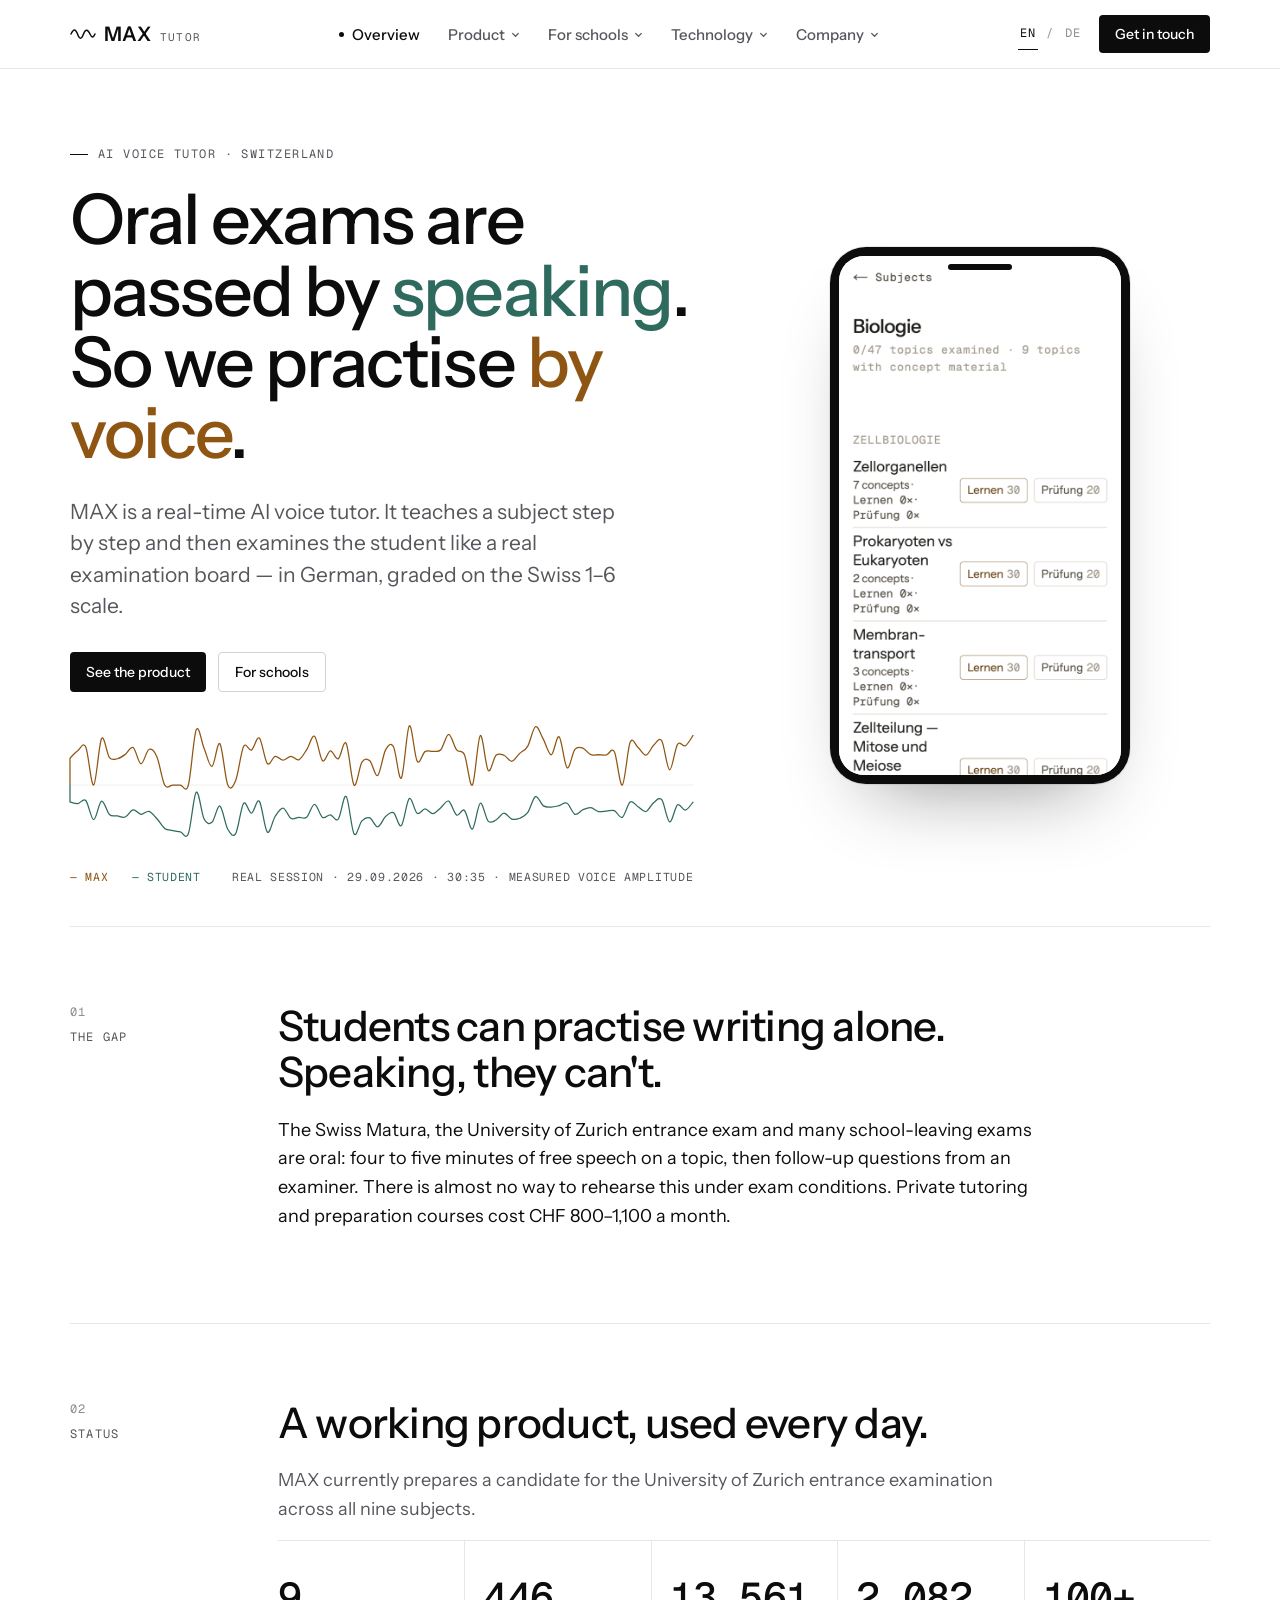
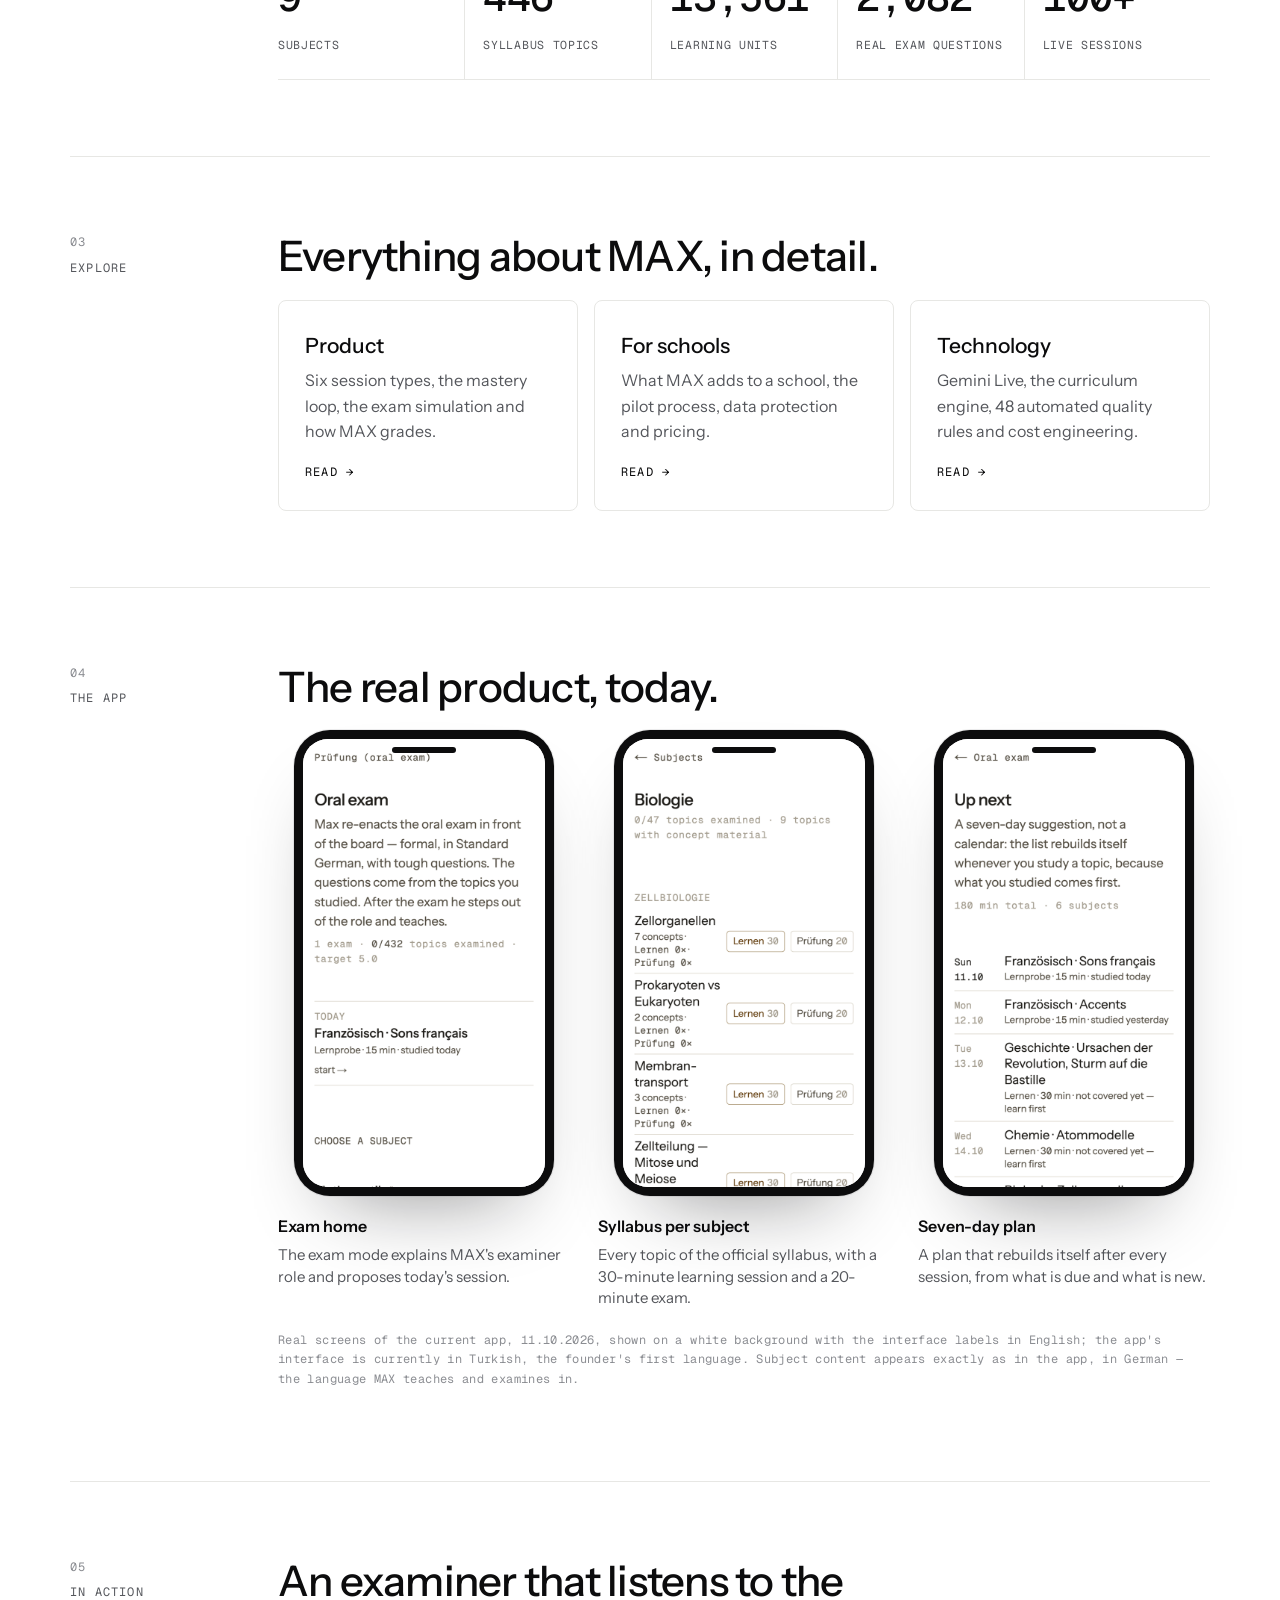
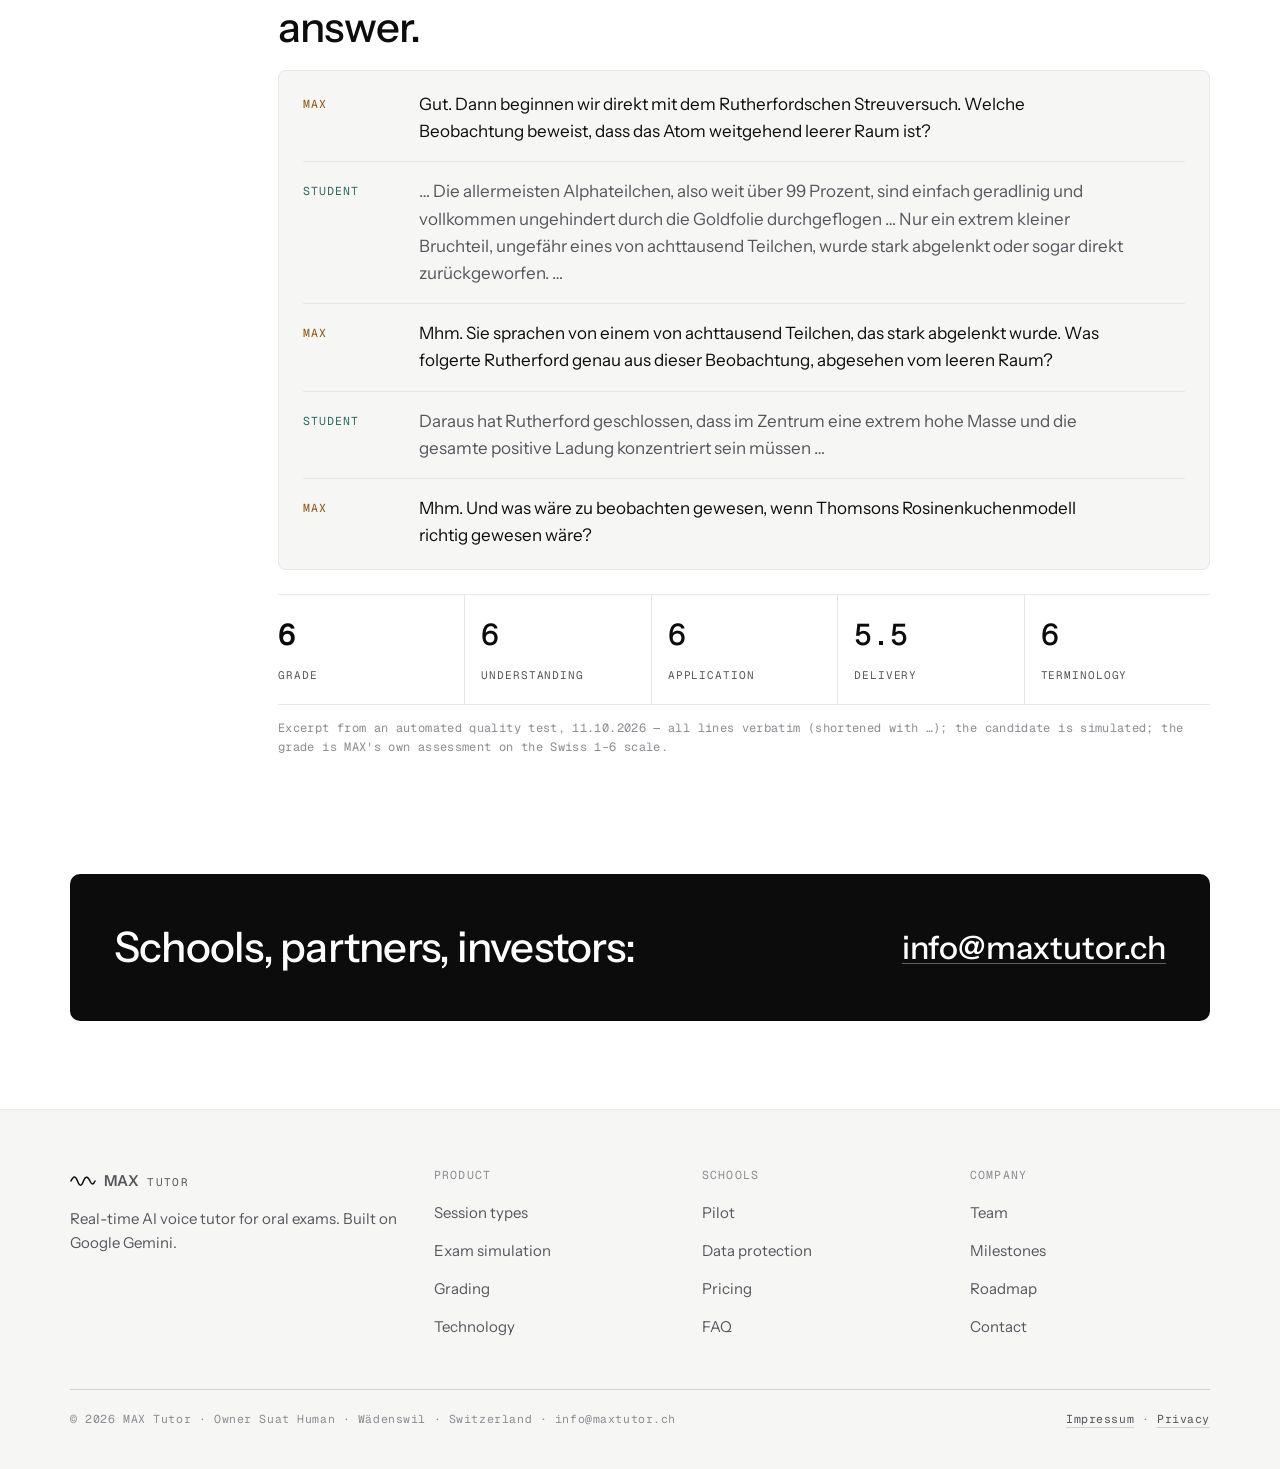
<file: index.html>
<!doctype html>
<html lang="en">
<head>
<meta charset="utf-8">
<meta name="viewport" content="width=device-width, initial-scale=1, viewport-fit=cover">
<title>MAX Tutor — oral exam preparation by voice</title>
<meta name="description" content="MAX Tutor is a real-time AI voice tutor that teaches students and simulates oral entrance and Matura exams in German. Built on Google Gemini.">
<meta property="og:title" content="MAX Tutor — oral exam preparation by voice">
<meta property="og:description" content="MAX Tutor is a real-time AI voice tutor that teaches students and simulates oral entrance and Matura exams in German. Built on Google Gemini.">
<meta property="og:type" content="website">
<meta property="og:image" content="https://maxtutor.ch/og.png">
<link rel="canonical" href="https://maxtutor.ch/">
<meta name="twitter:card" content="summary_large_image">
<meta name="theme-color" content="#FFFFFF">
<link rel="icon" href="data:image/svg+xml,%3Csvg xmlns='http://www.w3.org/2000/svg' viewBox='0 0 64 64'%3E%3Crect width='64' height='64' fill='%23FFFFFF'/%3E%3Cpath d='M6 32 C14 14 20 14 26 32 S38 50 44 32 S54 18 58 32' fill='none' stroke='%230C0C0D' stroke-width='5' stroke-linecap='round'/%3E%3C/svg%3E">
<link rel="preconnect" href="https://fonts.googleapis.com">
<link rel="preconnect" href="https://fonts.gstatic.com" crossorigin>
<link href="https://fonts.googleapis.com/css2?family=Instrument+Sans:wght@400;500;600&family=Geist+Mono:wght@400;500&display=swap" rel="stylesheet">
<link rel="stylesheet" href="assets/site.css">
<script type="application/ld+json">
{
 "@context": "https://schema.org",
 "@graph": [
  {
   "@type": "Organization",
   "@id": "https://maxtutor.ch/#org",
   "name": "MAX Tutor",
   "legalName": "MAX Tutor (Einzelunternehmen)",
   "url": "https://maxtutor.ch/",
   "email": "info@maxtutor.ch",
   "foundingDate": "2026-07",
   "address": {
    "@type": "PostalAddress",
    "addressLocality": "Wädenswil",
    "addressCountry": "CH"
   },
   "founder": {
    "@type": "Person",
    "name": "Suat Human",
    "jobTitle": "Founder"
   },
   "description": "Real-time AI voice tutor that teaches students and simulates oral entrance and Matura exams in German."
  },
  {
   "@type": "SoftwareApplication",
   "name": "MAX Tutor",
   "applicationCategory": "EducationalApplication",
   "operatingSystem": "Web (progressive web app)",
   "inLanguage": [
    "de",
    "en"
   ],
   "publisher": {
    "@id": "https://maxtutor.ch/#org"
   },
   "offers": {
    "@type": "Offer",
    "description": "Per-student school licence, target CHF 20 per student per month",
    "priceCurrency": "CHF",
    "price": "20"
   }
  }
 ]
}
</script>
</head>
<body data-lang="en">
<a class="skip" href="#main"><span class="en">Skip to content</span><span class="de">Zum Inhalt</span></a>
<header class="site-header">
  <div class="wrap">
    <div class="bar">
      <a class="mark" href="index.html" aria-label="MAX Tutor"><svg viewBox="0 0 52 28" aria-hidden="true"><path d="M2 14 C7 3 11 3 15 14 S23 25 27 14 S36 5 40 14 S47 21 50 14" fill="none" stroke="#0C0C0D" stroke-width="3" stroke-linecap="round"/></svg>MAX<span>Tutor</span></a>
      <nav class="nav" aria-label="Main"><a href="index.html" aria-current="page"><span class="en">Overview</span><span class="de">Übersicht</span></a><div class="dd"><button class="dd-btn" type="button" aria-expanded="false"><span class="en">Product</span><span class="de">Produkt</span><svg class="chev" viewBox="0 0 10 10" aria-hidden="true"><path d="M1.5 3.5 5 7l3.5-3.5" fill="none" stroke="currentColor" stroke-width="1.4"/></svg></button><div class="dd-panel"><a href="product.html#sessions"><b><span class="en">Session types</span><span class="de">Sitzungsarten</span></b><small><span class="en">Six ways to practise</span><span class="de">Sechs Arten zu üben</span></small></a><a href="product.html#loop"><b><span class="en">Mastery loop</span><span class="de">Lernschleife</span></b><small><span class="en">A unit counts only when it holds</span><span class="de">Zählt erst, wenn es sitzt</span></small></a><a href="product.html#long"><b><span class="en">Long answer</span><span class="de">Langantwort</span></b><small><span class="en">Four to five minutes, measured</span><span class="de">Vier bis fünf Minuten, gemessen</span></small></a><a href="product.html#exam"><b><span class="en">Exam simulation</span><span class="de">Prüfungssimulation</span></b><small><span class="en">Strict like a real board</span><span class="de">Streng wie eine Kommission</span></small></a><a href="product.html#grading"><b><span class="en">Grading</span><span class="de">Bewertung</span></b><small><span class="en">Four dimensions, Swiss scale</span><span class="de">Vier Dimensionen, Skala 1–6</span></small></a><a href="product.html#screens"><b><span class="en">Screens</span><span class="de">Bildschirme</span></b><small><span class="en">The real app</span><span class="de">Die echte App</span></small></a><a class="all" href="product.html"><span class="en">All of Product →</span><span class="de">Alles zu Produkt →</span></a></div></div><div class="dd"><button class="dd-btn" type="button" aria-expanded="false"><span class="en">For schools</span><span class="de">Für Schulen</span><svg class="chev" viewBox="0 0 10 10" aria-hidden="true"><path d="M1.5 3.5 5 7l3.5-3.5" fill="none" stroke="currentColor" stroke-width="1.4"/></svg></button><div class="dd-panel"><a href="schools.html#value"><b><span class="en">Value</span><span class="de">Nutzen</span></b><small><span class="en">What MAX adds to a school</span><span class="de">Was MAX einer Schule bringt</span></small></a><a href="schools.html#pilot"><b><span class="en">Pilot</span><span class="de">Pilot</span></b><small><span class="en">How a pilot runs</span><span class="de">So läuft ein Pilot</span></small></a><a href="schools.html#privacy"><b><span class="en">Data protection</span><span class="de">Datenschutz</span></b><small><span class="en">Principles before the first pilot</span><span class="de">Grundsätze vor dem Pilot</span></small></a><a href="schools.html#pricing"><b><span class="en">Pricing</span><span class="de">Preise</span></b><small><span class="en">Schools pay, students don't</span><span class="de">Die Schule zahlt</span></small></a><a href="schools.html#faq"><b><span class="en">FAQ</span><span class="de">FAQ</span></b><small><span class="en">Questions schools ask first</span><span class="de">Was Schulen zuerst fragen</span></small></a><a class="all" href="schools.html"><span class="en">All of For schools →</span><span class="de">Alles zu Für Schulen →</span></a></div></div><div class="dd right"><button class="dd-btn" type="button" aria-expanded="false"><span class="en">Technology</span><span class="de">Technologie</span><svg class="chev" viewBox="0 0 10 10" aria-hidden="true"><path d="M1.5 3.5 5 7l3.5-3.5" fill="none" stroke="currentColor" stroke-width="1.4"/></svg></button><div class="dd-panel"><a href="technology.html#architecture"><b><span class="en">Architecture</span><span class="de">Architektur</span></b><small><span class="en">AI is the core, not a layer</span><span class="de">KI ist der Kern</span></small></a><a href="technology.html#curriculum"><b><span class="en">Curriculum engine</span><span class="de">Lehrplan-Engine</span></b><small><span class="en">Nothing invented, all looked up</span><span class="de">Nichts erfunden</span></small></a><a href="technology.html#quality"><b><span class="en">Quality system</span><span class="de">Qualitätssystem</span></b><small><span class="en">48 rules, checked automatically</span><span class="de">48 Regeln, automatisch geprüft</span></small></a><a href="technology.html#cost"><b><span class="en">Cost engineering</span><span class="de">Kosten</span></b><small><span class="en">Real cost per session</span><span class="de">Echte Kosten pro Sitzung</span></small></a><a href="technology.html#reliability"><b><span class="en">Reliability</span><span class="de">Zuverlässigkeit</span></b><small><span class="en">Long sessions, no interruptions</span><span class="de">Lange Sitzungen ohne Unterbruch</span></small></a><a class="all" href="technology.html"><span class="en">All of Technology →</span><span class="de">Alles zu Technologie →</span></a></div></div><div class="dd right"><button class="dd-btn" type="button" aria-expanded="false"><span class="en">Company</span><span class="de">Unternehmen</span><svg class="chev" viewBox="0 0 10 10" aria-hidden="true"><path d="M1.5 3.5 5 7l3.5-3.5" fill="none" stroke="currentColor" stroke-width="1.4"/></svg></button><div class="dd-panel"><a href="company.html#mission"><b><span class="en">Mission</span><span class="de">Mission</span></b><small><span class="en">Speaking practice for everyone</span><span class="de">Sprechtraining für alle</span></small></a><a href="company.html#team"><b><span class="en">Team</span><span class="de">Team</span></b><small><span class="en">Who builds MAX</span><span class="de">Wer MAX baut</span></small></a><a href="company.html#milestones"><b><span class="en">Milestones</span><span class="de">Meilensteine</span></b><small><span class="en">July to October 2026</span><span class="de">Juli bis Oktober 2026</span></small></a><a href="company.html#roadmap"><b><span class="en">Roadmap</span><span class="de">Roadmap</span></b><small><span class="en">From one student to schools</span><span class="de">Zu ganzen Schulen</span></small></a><a href="company.html#contact"><b><span class="en">Contact</span><span class="de">Kontakt</span></b><small><span class="en">Schools, partners, investors</span><span class="de">Schulen, Partner, Investoren</span></small></a><a class="all" href="company.html"><span class="en">All of Company →</span><span class="de">Alles zu Unternehmen →</span></a></div></div></nav>
      <div class="tools">
        <div class="lang" role="group" aria-label="Language"><button type="button" data-set="en" aria-pressed="true">EN</button> / <button type="button" data-set="de" aria-pressed="false">DE</button></div>
        <a class="cta" href="company.html#contact"><span class="en">Get in touch</span><span class="de">Kontakt</span></a>
        <button class="menu-btn" type="button" aria-expanded="false" aria-controls="drawer"><i></i><span class="en">Menu</span><span class="de">Menü</span></button>
      </div>
    </div>
    <div class="drawer" id="drawer"><div class="drawer-inner"><div class="acc"><a href="index.html"><span class="en">Overview</span><span class="de">Übersicht</span></a></div><div class="acc"><button class="acc-btn" type="button" aria-expanded="false"><span class="en">Product</span><span class="de">Produkt</span><svg class="chev" viewBox="0 0 10 10" aria-hidden="true"><path d="M1.5 3.5 5 7l3.5-3.5" fill="none" stroke="currentColor" stroke-width="1.4"/></svg></button><div class="acc-panel"><a href="product.html"><span class="en">Overview</span><span class="de">Überblick</span></a><a href="product.html#sessions"><span class="en">Session types</span><span class="de">Sitzungsarten</span></a><a href="product.html#loop"><span class="en">Mastery loop</span><span class="de">Lernschleife</span></a><a href="product.html#long"><span class="en">Long answer</span><span class="de">Langantwort</span></a><a href="product.html#exam"><span class="en">Exam simulation</span><span class="de">Prüfungssimulation</span></a><a href="product.html#grading"><span class="en">Grading</span><span class="de">Bewertung</span></a><a href="product.html#screens"><span class="en">Screens</span><span class="de">Bildschirme</span></a></div></div><div class="acc"><button class="acc-btn" type="button" aria-expanded="false"><span class="en">For schools</span><span class="de">Für Schulen</span><svg class="chev" viewBox="0 0 10 10" aria-hidden="true"><path d="M1.5 3.5 5 7l3.5-3.5" fill="none" stroke="currentColor" stroke-width="1.4"/></svg></button><div class="acc-panel"><a href="schools.html"><span class="en">Overview</span><span class="de">Überblick</span></a><a href="schools.html#value"><span class="en">Value</span><span class="de">Nutzen</span></a><a href="schools.html#pilot"><span class="en">Pilot</span><span class="de">Pilot</span></a><a href="schools.html#privacy"><span class="en">Data protection</span><span class="de">Datenschutz</span></a><a href="schools.html#pricing"><span class="en">Pricing</span><span class="de">Preise</span></a><a href="schools.html#faq"><span class="en">FAQ</span><span class="de">FAQ</span></a></div></div><div class="acc"><button class="acc-btn" type="button" aria-expanded="false"><span class="en">Technology</span><span class="de">Technologie</span><svg class="chev" viewBox="0 0 10 10" aria-hidden="true"><path d="M1.5 3.5 5 7l3.5-3.5" fill="none" stroke="currentColor" stroke-width="1.4"/></svg></button><div class="acc-panel"><a href="technology.html"><span class="en">Overview</span><span class="de">Überblick</span></a><a href="technology.html#architecture"><span class="en">Architecture</span><span class="de">Architektur</span></a><a href="technology.html#curriculum"><span class="en">Curriculum engine</span><span class="de">Lehrplan-Engine</span></a><a href="technology.html#quality"><span class="en">Quality system</span><span class="de">Qualitätssystem</span></a><a href="technology.html#cost"><span class="en">Cost engineering</span><span class="de">Kosten</span></a><a href="technology.html#reliability"><span class="en">Reliability</span><span class="de">Zuverlässigkeit</span></a></div></div><div class="acc"><button class="acc-btn" type="button" aria-expanded="false"><span class="en">Company</span><span class="de">Unternehmen</span><svg class="chev" viewBox="0 0 10 10" aria-hidden="true"><path d="M1.5 3.5 5 7l3.5-3.5" fill="none" stroke="currentColor" stroke-width="1.4"/></svg></button><div class="acc-panel"><a href="company.html"><span class="en">Overview</span><span class="de">Überblick</span></a><a href="company.html#mission"><span class="en">Mission</span><span class="de">Mission</span></a><a href="company.html#team"><span class="en">Team</span><span class="de">Team</span></a><a href="company.html#milestones"><span class="en">Milestones</span><span class="de">Meilensteine</span></a><a href="company.html#roadmap"><span class="en">Roadmap</span><span class="de">Roadmap</span></a><a href="company.html#contact"><span class="en">Contact</span><span class="de">Kontakt</span></a></div></div><a class="cta" href="company.html#contact"><span class="en">Get in touch</span><span class="de">Kontakt</span></a></div></div>
  </div>
</header>
<main id="main">
<div class="wrap">
<div class="hero">
  <div>
    <p class="eyebrow"><span class="en">AI voice tutor · Switzerland</span><span class="de">KI-Sprachtutor · Schweiz</span></p>
    <h1><span class="en">Oral exams are passed by <i>speaking</i>. So we practise <em>by voice</em>.</span><span class="de">Mündliche Prüfungen besteht man <i>sprechend</i>. Also üben wir <em>im Gespräch</em>.</span></h1>
    <p class="intro"><span class="en">MAX is a real-time AI voice tutor. It teaches a subject step by step and then examines the student like a real examination board — in German, graded on the Swiss 1–6 scale.</span><span class="de">MAX ist ein KI-Sprachtutor in Echtzeit. Er erklärt ein Fach Schritt für Schritt und prüft danach wie eine echte Prüfungskommission — auf Deutsch, benotet nach der Schweizer Skala 1–6.</span></p>
    <div class="actions"><a class="cta ochre" href="product.html"><span class="en">See the product</span><span class="de">Produkt ansehen</span></a><a class="ghost" href="schools.html"><span class="en">For schools</span><span class="de">Für Schulen</span></a></div>
    <figure class="trace" aria-label="Voice trace of a real tutoring session">
  <svg viewBox="0 -4 1000 228" role="img" preserveAspectRatio="none">
    <line class="axis" x1="0" y1="110" x2="1000" y2="110"/>
    <path class="m draw" d="M0 110 L0.0 66.9 C2.1 64.8 8.4 57.4 12.7 54.5 C16.9 51.5 21.1 39.7 25.3 48.9 C29.5 58.2 33.8 112.2 38.0 110.0 C42.2 107.8 46.4 42.9 50.6 35.5 C54.9 28.2 59.1 60.6 63.3 66.0 C67.5 71.3 71.7 68.6 75.9 67.8 C80.2 66.9 84.4 63.8 88.6 60.8 C92.8 57.8 97.0 47.3 101.3 49.8 C105.5 52.3 109.7 75.4 113.9 75.9 C118.1 76.4 122.4 54.9 126.6 53.0 C130.8 51.0 135.0 54.5 139.2 64.0 C143.5 73.5 147.7 102.3 151.9 110.0 C156.1 117.7 160.3 110.0 164.6 110.0 C168.8 110.0 173.0 110.0 177.2 110.0 C181.4 110.0 185.7 124.8 189.9 110.0 C194.1 95.2 198.3 31.0 202.5 21.3 C206.8 11.5 211.0 41.5 215.2 51.3 C219.4 61.1 223.6 81.3 227.8 80.0 C232.1 78.8 236.3 38.7 240.5 43.7 C244.7 48.7 248.9 100.2 253.2 110.0 C257.4 119.8 261.6 113.0 265.8 102.7 C270.0 92.4 274.3 56.3 278.5 48.2 C282.7 40.0 286.9 56.1 291.1 53.9 C295.4 51.6 299.6 31.0 303.8 34.6 C308.0 38.2 312.2 70.5 316.5 75.4 C320.7 80.3 324.9 64.9 329.1 64.1 C333.3 63.2 337.6 70.3 341.8 70.2 C346.0 70.2 350.2 63.9 354.4 63.8 C358.6 63.7 362.9 71.2 367.1 69.5 C371.3 67.7 375.5 59.5 379.7 53.2 C384.0 46.9 388.2 28.8 392.4 31.8 C396.6 34.8 400.8 67.1 405.1 71.0 C409.3 74.8 413.5 55.5 417.7 55.0 C421.9 54.5 426.2 69.9 430.4 67.9 C434.6 65.9 438.8 36.1 443.0 43.1 C447.3 50.1 451.5 105.0 455.7 110.0 C459.9 115.0 464.1 79.6 468.4 73.1 C472.6 66.6 476.8 67.4 481.0 71.0 C485.2 74.6 489.5 97.6 493.7 94.7 C497.9 91.8 502.1 61.3 506.3 53.6 C510.5 45.9 514.8 41.1 519.0 48.6 C523.2 56.1 527.4 104.4 531.6 98.8 C535.9 93.2 540.1 19.5 544.3 15.0 C548.5 10.5 552.7 64.8 557.0 71.7 C561.2 78.6 565.4 59.0 569.6 56.4 C573.8 53.7 578.1 56.4 582.3 55.9 C586.5 55.4 590.7 57.9 594.9 53.4 C599.2 48.8 603.4 28.6 607.6 28.7 C611.8 28.7 616.0 48.2 620.3 53.7 C624.5 59.1 628.7 52.2 632.9 61.5 C637.1 70.9 641.4 115.1 645.6 110.0 C649.8 104.9 654.0 34.6 658.2 30.7 C662.4 26.7 666.7 81.2 670.9 86.4 C675.1 91.7 679.3 66.3 683.5 62.3 C687.8 58.2 692.0 60.6 696.2 62.2 C700.4 63.8 704.6 72.3 708.9 71.8 C713.1 71.3 717.3 63.1 721.5 59.2 C725.7 55.2 730.0 55.1 734.2 48.0 C738.4 40.9 742.6 18.4 746.8 16.5 C751.1 14.6 755.3 29.2 759.5 36.7 C763.7 44.2 767.9 62.2 772.2 61.5 C776.4 60.8 780.6 29.1 784.8 32.6 C789.0 36.0 793.2 78.8 797.5 82.1 C801.7 85.5 805.9 58.0 810.1 52.8 C814.3 47.5 818.6 49.3 822.8 50.7 C827.0 52.2 831.2 59.6 835.4 61.3 C839.7 63.0 843.9 61.1 848.1 61.1 C852.3 61.2 856.5 62.3 860.8 61.6 C865.0 60.8 869.2 48.5 873.4 56.6 C877.6 64.7 881.9 112.5 886.1 110.0 C890.3 107.5 894.5 51.5 898.7 41.5 C903.0 31.5 907.2 46.4 911.4 49.9 C915.6 53.3 919.8 62.7 924.1 62.0 C928.3 61.4 932.5 49.6 936.7 45.8 C940.9 42.0 945.1 32.5 949.4 39.1 C953.6 45.8 957.8 84.7 962.0 85.6 C966.2 86.5 970.5 51.0 974.7 44.6 C978.9 38.1 983.1 49.3 987.3 46.9 C991.6 44.4 997.9 32.7 1000.0 29.9"/>
    <path class="y draw" d="M0 110 L0.0 137.1 C2.1 137.6 8.4 140.1 12.7 139.7 C16.9 139.3 21.1 130.4 25.3 134.7 C29.5 139.0 33.8 165.2 38.0 165.4 C42.2 165.5 46.4 137.0 50.6 135.7 C54.9 134.4 59.1 153.4 63.3 157.3 C67.5 161.3 71.7 158.7 75.9 159.4 C80.2 160.1 84.4 162.9 88.6 161.3 C92.8 159.7 97.0 150.6 101.3 149.9 C105.5 149.2 109.7 156.5 113.9 156.9 C118.1 157.3 122.4 151.1 126.6 152.2 C130.8 153.3 135.0 159.1 139.2 163.6 C143.5 168.2 147.7 176.3 151.9 179.6 C156.1 182.8 160.3 182.1 164.6 183.0 C168.8 184.0 173.0 184.2 177.2 185.1 C181.4 185.9 185.7 198.7 189.9 188.1 C194.1 177.5 198.3 125.4 202.5 121.5 C206.8 117.5 211.0 156.5 215.2 164.6 C219.4 172.6 223.6 173.2 227.8 169.7 C232.1 166.2 236.3 141.8 240.5 143.7 C244.7 145.6 248.9 173.6 253.2 181.0 C257.4 188.3 261.6 194.8 265.8 187.9 C270.0 181.0 274.3 145.0 278.5 139.5 C282.7 134.0 286.9 155.5 291.1 155.0 C295.4 154.4 299.6 130.9 303.8 136.0 C308.0 141.1 312.2 181.4 316.5 185.4 C320.7 189.5 324.9 166.8 329.1 160.4 C333.3 154.0 337.6 146.4 341.8 146.9 C346.0 147.3 350.2 160.9 354.4 163.4 C358.6 165.9 362.9 162.1 367.1 161.8 C371.3 161.6 375.5 165.1 379.7 161.6 C384.0 158.1 388.2 140.7 392.4 140.8 C396.6 140.8 400.8 159.1 405.1 161.9 C409.3 164.7 413.5 157.2 417.7 157.7 C421.9 158.2 426.2 169.7 430.4 164.8 C434.6 159.9 438.8 124.3 443.0 128.2 C447.3 132.1 451.5 181.8 455.7 188.4 C459.9 194.9 464.1 171.7 468.4 167.4 C472.6 163.2 476.8 161.1 481.0 162.7 C485.2 164.2 489.5 177.3 493.7 177.0 C497.9 176.6 502.1 164.3 506.3 160.5 C510.5 156.7 514.8 151.8 519.0 154.2 C523.2 156.6 527.4 178.9 531.6 175.1 C535.9 171.4 540.1 135.0 544.3 131.7 C548.5 128.4 552.7 152.6 557.0 155.4 C561.2 158.1 565.4 148.0 569.6 148.1 C573.8 148.2 578.1 156.1 582.3 155.8 C586.5 155.5 590.7 149.6 594.9 146.3 C599.2 142.9 603.4 133.8 607.6 135.8 C611.8 137.8 616.0 155.8 620.3 158.2 C624.5 160.7 628.7 146.9 632.9 150.7 C637.1 154.4 641.4 182.7 645.6 180.8 C649.8 178.9 654.0 141.5 658.2 139.3 C662.4 137.1 666.7 163.3 670.9 167.8 C675.1 172.3 679.3 168.2 683.5 166.1 C687.8 164.0 692.0 155.2 696.2 155.0 C700.4 154.7 704.6 163.2 708.9 164.6 C713.1 166.0 717.3 165.0 721.5 163.3 C725.7 161.6 730.0 160.2 734.2 154.4 C738.4 148.6 742.6 130.4 746.8 128.6 C751.1 126.7 755.3 140.6 759.5 143.4 C763.7 146.2 767.9 145.4 772.2 145.3 C776.4 145.3 780.6 143.9 784.8 142.9 C789.0 141.9 793.2 136.8 797.5 139.2 C801.7 141.5 805.9 155.3 810.1 157.0 C814.3 158.8 818.6 151.5 822.8 149.7 C827.0 148.0 831.2 146.0 835.4 146.4 C839.7 146.9 843.9 151.7 848.1 152.5 C852.3 153.4 856.5 152.0 860.8 151.7 C865.0 151.5 869.2 149.3 873.4 151.0 C877.6 152.6 881.9 164.1 886.1 161.8 C890.3 159.5 894.5 140.0 898.7 137.2 C903.0 134.4 907.2 142.2 911.4 144.7 C915.6 147.3 919.8 153.6 924.1 152.4 C928.3 151.3 932.5 141.1 936.7 137.9 C940.9 134.8 945.1 128.4 949.4 133.5 C953.6 138.7 957.8 167.7 962.0 169.0 C966.2 170.4 970.5 144.9 974.7 141.7 C978.9 138.6 983.1 151.0 987.3 150.2 C991.6 149.4 997.9 139.1 1000.0 136.9"/>
  </svg>
  <figcaption class="legend">
    <b><span class="km">— MAX</span> &nbsp; <span class="ky">— <span class="en">student</span><span class="de">Schüler</span></span></b>
    <b><span class="en">Real session · 29.09.2026 · 30:35 · measured voice amplitude</span><span class="de">Echte Sitzung · 29.09.2026 · 30:35 · gemessene Sprachamplitude</span></b>
  </figcaption>
</figure>
  </div>
  <div class="phone"><img src="assets/screens/subject.png" alt="MAX app: biology syllabus" fetchpriority="high"></div>
</div>
<section class="block"><div class="label"><b>01</b><span class="en">The gap</span><span class="de">Die Lücke</span></div><div><h2><span class="en">Students can practise writing alone. Speaking, they can't.</span><span class="de">Schreiben kann man allein üben. Sprechen nicht.</span></h2>
<p><span class="en">The Swiss Matura, the University of Zurich entrance exam and many school-leaving exams are oral: four to five minutes of free speech on a topic, then follow-up questions from an examiner. There is almost no way to rehearse this under exam conditions. Private tutoring and preparation courses cost CHF 800–1,100 a month.</span><span class="de">Matura, Aufnahmeprüfung der Universität Zürich und viele Abschlussprüfungen sind mündlich: vier bis fünf Minuten freie Rede zu einem Thema, danach Nachfragen einer Prüferin oder eines Prüfers. Unter Prüfungsbedingungen üben lässt sich das kaum. Nachhilfe und Vorbereitungskurse kosten CHF 800–1'100 im Monat.</span></p></div></section>
<section class="block"><div class="label"><b>02</b><span class="en">Status</span><span class="de">Stand</span></div><div><h2><span class="en">A working product, used every day.</span><span class="de">Ein funktionierendes Produkt, täglich im Einsatz.</span></h2>
<p class="quiet"><span class="en">MAX currently prepares a candidate for the University of Zurich entrance examination across all nine subjects.</span><span class="de">MAX bereitet derzeit einen Kandidaten in allen neun Fächern auf die Aufnahmeprüfung der Universität Zürich vor.</span></p><div class="figures"><div class="fig"><b class="num">9</b><span class="en">subjects</span><span class="de">Fächer</span></div><div class="fig"><b class="num">446</b><span class="en">syllabus topics</span><span class="de">Lehrplanthemen</span></div><div class="fig"><b class="num"><span class="en">13,561</span><span class="de">13'561</span></b><span class="en">learning units</span><span class="de">Lerneinheiten</span></div><div class="fig"><b class="num"><span class="en">2,082</span><span class="de">2'082</span></b><span class="en">real exam questions</span><span class="de">echte Prüfungsfragen</span></div><div class="fig"><b class="num">100+</b><span class="en">live sessions</span><span class="de">Live-Sitzungen</span></div></div></div></section>
<section class="block"><div class="label"><b>03</b><span class="en">Explore</span><span class="de">Mehr</span></div><div><h2><span class="en">Everything about MAX, in detail.</span><span class="de">Alles über MAX, im Detail.</span></h2>
<div class="teasers">
<a class="teaser" href="product.html"><h3><span class="en">Product</span><span class="de">Produkt</span></h3><p><span class="en">Six session types, the mastery loop, the exam simulation and how MAX grades.</span><span class="de">Sechs Sitzungsarten, die Lernschleife, die Prüfungssimulation und wie MAX bewertet.</span></p><span class="go"><span class="en">Read →</span><span class="de">Lesen →</span></span></a>
<a class="teaser" href="schools.html"><h3><span class="en">For schools</span><span class="de">Für Schulen</span></h3><p><span class="en">What MAX adds to a school, the pilot process, data protection and pricing.</span><span class="de">Was MAX einer Schule bringt, der Pilotablauf, Datenschutz und Preise.</span></p><span class="go"><span class="en">Read →</span><span class="de">Lesen →</span></span></a>
<a class="teaser" href="technology.html"><h3><span class="en">Technology</span><span class="de">Technologie</span></h3><p><span class="en">Gemini Live, the curriculum engine, 48 automated quality rules and cost engineering.</span><span class="de">Gemini Live, die Lehrplan-Engine, 48 automatische Qualitätsregeln und Kosten-Engineering.</span></p><span class="go"><span class="en">Read →</span><span class="de">Lesen →</span></span></a>
</div></div></section>
<section class="block"><div class="label"><b>04</b><span class="en">The app</span><span class="de">Die App</span></div><div><h2><span class="en">The real product, today.</span><span class="de">Das echte Produkt, heute.</span></h2><div class="screens">
<figure><div class="phone"><img src="assets/screens/exam.png" alt="MAX app: oral exam home screen (interface labels in English)" loading="lazy"></div>
<figcaption><b><span class="en">Exam home</span><span class="de">Prüfungsstart</span></b><span class="d"><span class="en">The exam mode explains MAX's examiner role and proposes today's session.</span><span class="de">Der Prüfungsmodus erklärt MAX' Prüferrolle und schlägt die heutige Sitzung vor.</span></span></figcaption></figure>
<figure><div class="phone"><img src="assets/screens/subject.png" alt="MAX app: biology syllabus with Lernen and Prüfung per topic" loading="lazy"></div>
<figcaption><b><span class="en">Syllabus per subject</span><span class="de">Lehrplan pro Fach</span></b><span class="d"><span class="en">Every topic of the official syllabus, with a 30-minute learning session and a 20-minute exam.</span><span class="de">Jedes Thema des offiziellen Lehrplans, mit 30 Minuten Lernen und 20 Minuten Prüfung.</span></span></figcaption></figure>
<figure><div class="phone"><img src="assets/screens/plan.png" alt="MAX app: seven-day study plan" loading="lazy"></div>
<figcaption><b><span class="en">Seven-day plan</span><span class="de">Sieben-Tage-Plan</span></b><span class="d"><span class="en">A plan that rebuilds itself after every session, from what is due and what is new.</span><span class="de">Ein Plan, der sich nach jeder Sitzung neu aufbaut — aus Fälligem und Neuem.</span></span></figcaption></figure>
</div>
<p class="note"><span class="en">Real screens of the current app, 11.10.2026, shown on a white background with the interface labels in English; the app's interface is currently in Turkish, the founder's first language. Subject content appears exactly as in the app, in German — the language MAX teaches and examines in.</span><span class="de">Echte Bildschirme der aktuellen App, 11.10.2026, auf weissem Hintergrund und mit englisch beschrifteter Oberfläche; die App-Oberfläche ist derzeit auf Türkisch, der Erstsprache des Gründers. Fachinhalte erscheinen genau wie in der App, auf Deutsch — der Sprache, in der MAX unterrichtet und prüft.</span></p></div></section>
<section class="block"><div class="label"><b>05</b><span class="en">In action</span><span class="de">So klingt MAX</span></div><div><h2><span class="en">An examiner that listens to the answer.</span><span class="de">Ein Prüfer, der der Antwort zuhört.</span></h2><div class="dialog" lang="de">
  <div class="turn m"><span class="who">MAX</span><p>Gut. Dann beginnen wir direkt mit dem Rutherfordschen Streuversuch. Welche Beobachtung beweist, dass das Atom weitgehend leerer Raum ist?</p></div>
  <div class="turn y"><span class="who"><span class="en">Student</span><span class="de">Schüler</span></span><p>… Die allermeisten Alphateilchen, also weit über 99 Prozent, sind einfach geradlinig und vollkommen ungehindert durch die Goldfolie durchgeflogen … Nur ein extrem kleiner Bruchteil, ungefähr eines von achttausend Teilchen, wurde stark abgelenkt oder sogar direkt zurückgeworfen. …</p></div>
  <div class="turn m"><span class="who">MAX</span><p>Mhm. Sie sprachen von einem von achttausend Teilchen, das stark abgelenkt wurde. Was folgerte Rutherford genau aus dieser Beobachtung, abgesehen vom leeren Raum?</p></div>
  <div class="turn y"><span class="who"><span class="en">Student</span><span class="de">Schüler</span></span><p>Daraus hat Rutherford geschlossen, dass im Zentrum eine extrem hohe Masse und die gesamte positive Ladung konzentriert sein müssen …</p></div>
  <div class="turn m"><span class="who">MAX</span><p>Mhm. Und was wäre zu beobachten gewesen, wenn Thomsons Rosinenkuchenmodell richtig gewesen wäre?</p></div>
</div>
<div class="grade">
  <div><b class="num big">6</b><span><span class="en">grade</span><span class="de">Note</span></span></div>
  <div><b class="num">6</b><span><span class="en">understanding</span><span class="de">Verständnis</span></span></div>
  <div><b class="num">6</b><span><span class="en">application</span><span class="de">Anwendung</span></span></div>
  <div><b class="num">5.5</b><span><span class="en">delivery</span><span class="de">Darstellung</span></span></div>
  <div><b class="num">6</b><span><span class="en">terminology</span><span class="de">Fachsprache</span></span></div>
</div>
<p class="src"><span class="en">Excerpt from an automated quality test, 11.10.2026 — all lines verbatim (shortened with …); the candidate is simulated; the grade is MAX's own assessment on the Swiss 1–6 scale.</span><span class="de">Auszug aus einem automatischen Qualitätstest, 11.10.2026 — alle Zeilen wörtlich (gekürzt mit …); der Kandidat ist simuliert; die Note ist MAX' eigene Bewertung nach der Schweizer Skala 1–6.</span></p></div></section>
<div class="callout"><h2><span class="en">Schools, partners, investors:</span><span class="de">Schulen, Partner, Investoren:</span></h2><a class="mail" href="mailto:info@maxtutor.ch">info@maxtutor.ch</a></div>
</div>
</main>
<footer class="site-footer">
  <div class="wrap">
    <div class="foot">
      <div><a class="mark" href="index.html"><svg viewBox="0 0 52 28" aria-hidden="true"><path d="M2 14 C7 3 11 3 15 14 S23 25 27 14 S36 5 40 14 S47 21 50 14" fill="none" stroke="#0C0C0D" stroke-width="3" stroke-linecap="round"/></svg>MAX<span>Tutor</span></a>
        <p style="margin-top:12px"><span class="en">Real-time AI voice tutor for oral exams. Built on Google Gemini.</span><span class="de">KI-Sprachtutor in Echtzeit für mündliche Prüfungen. Gebaut auf Google Gemini.</span></p></div>
      <div><h4><span class="en">Product</span><span class="de">Produkt</span></h4><ul>
        <li><a href="product.html#sessions"><span class="en">Session types</span><span class="de">Sitzungsarten</span></a></li>
        <li><a href="product.html#exam"><span class="en">Exam simulation</span><span class="de">Prüfungssimulation</span></a></li>
        <li><a href="product.html#grading"><span class="en">Grading</span><span class="de">Bewertung</span></a></li>
        <li><a href="technology.html"><span class="en">Technology</span><span class="de">Technologie</span></a></li></ul></div>
      <div><h4><span class="en">Schools</span><span class="de">Schulen</span></h4><ul>
        <li><a href="schools.html#pilot"><span class="en">Pilot</span><span class="de">Pilot</span></a></li>
        <li><a href="schools.html#privacy"><span class="en">Data protection</span><span class="de">Datenschutz</span></a></li>
        <li><a href="schools.html#pricing"><span class="en">Pricing</span><span class="de">Preise</span></a></li>
        <li><a href="schools.html#faq">FAQ</a></li></ul></div>
      <div><h4><span class="en">Company</span><span class="de">Unternehmen</span></h4><ul>
        <li><a href="company.html#team">Team</a></li>
        <li><a href="company.html#milestones"><span class="en">Milestones</span><span class="de">Meilensteine</span></a></li>
        <li><a href="company.html#roadmap">Roadmap</a></li>
        <li><a href="company.html#contact"><span class="en">Contact</span><span class="de">Kontakt</span></a></li></ul></div>
    </div>
    <div class="legal">
      <span>© 2026 MAX Tutor · <span class="en">Owner</span><span class="de">Inhaber</span> Suat Human · Wädenswil · <span class="en">Switzerland</span><span class="de">Schweiz</span> · info@maxtutor.ch</span>
      <span><a href="impressum.html">Impressum</a> · <a href="datenschutz.html"><span class="en">Privacy</span><span class="de">Datenschutz</span></a></span>
    </div>
  </div>
</footer>
<script src="assets/site.js"></script>
</body>
</html>
</file>
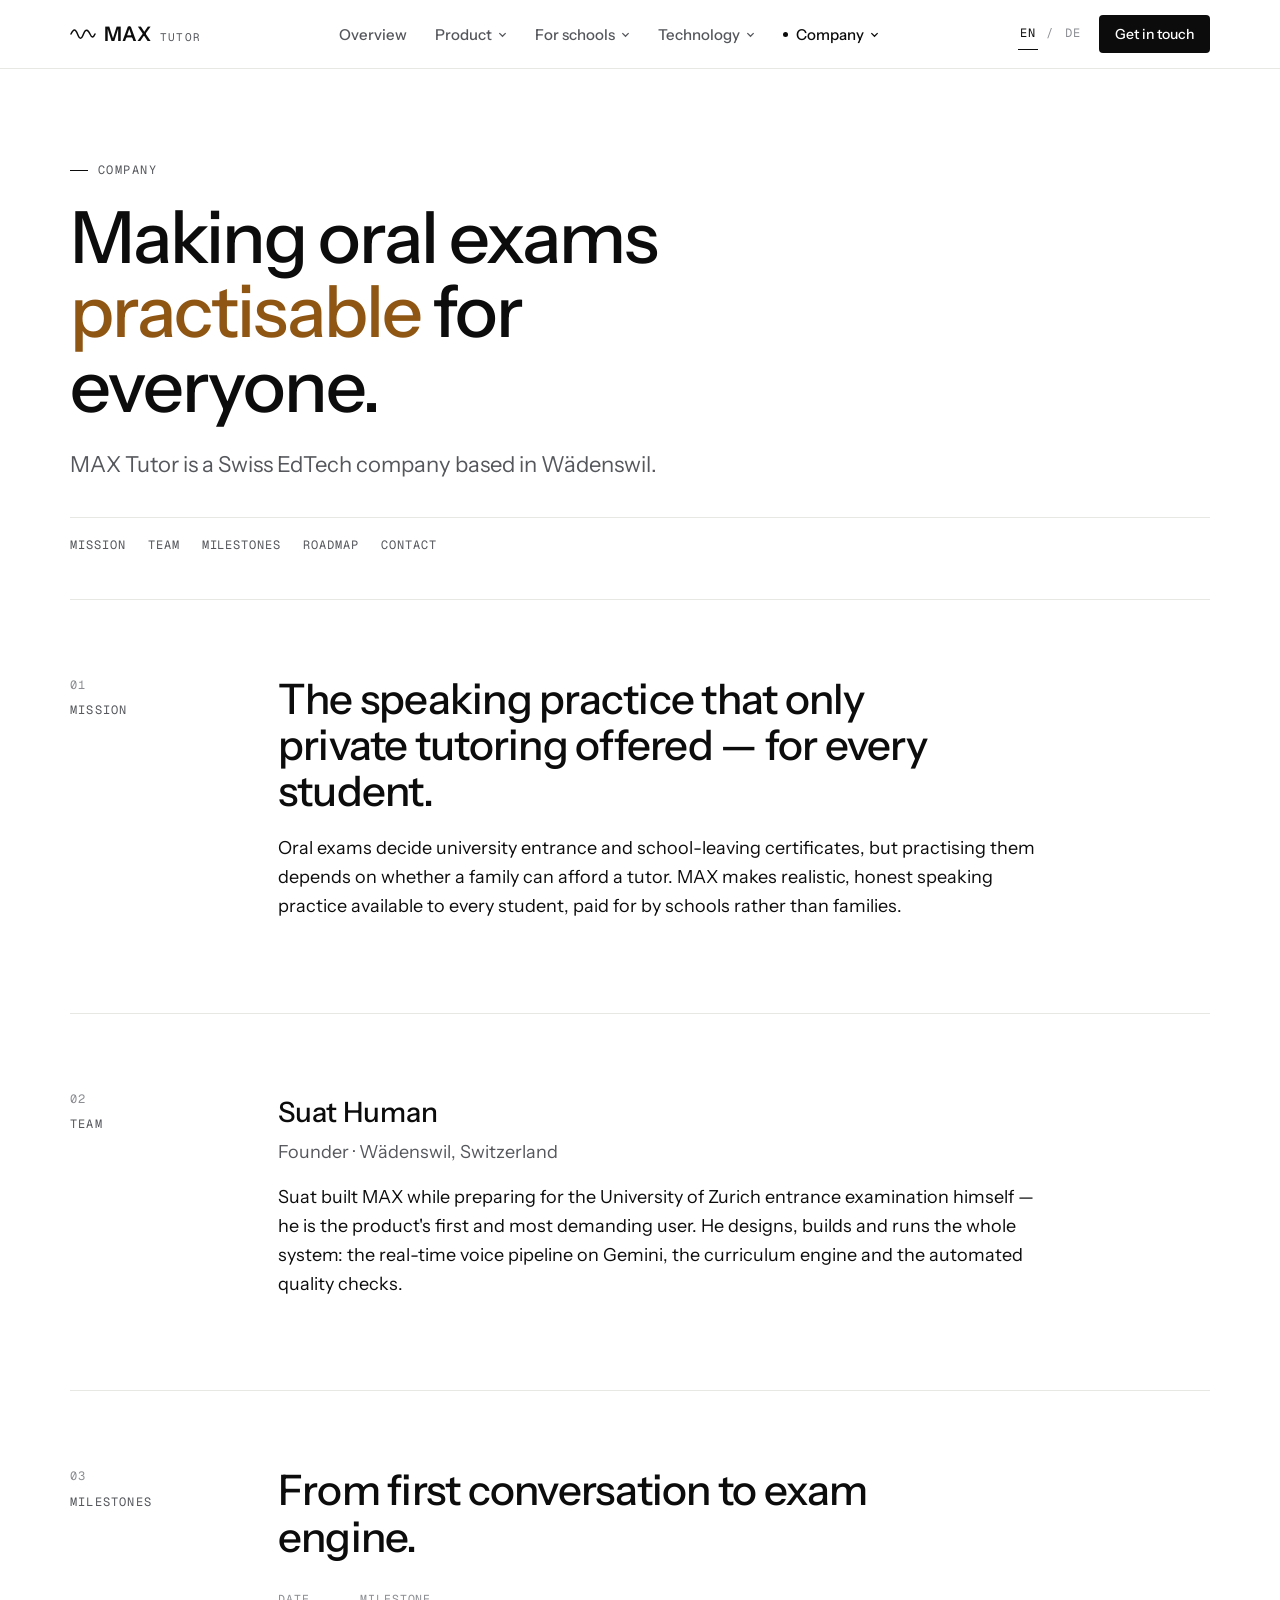
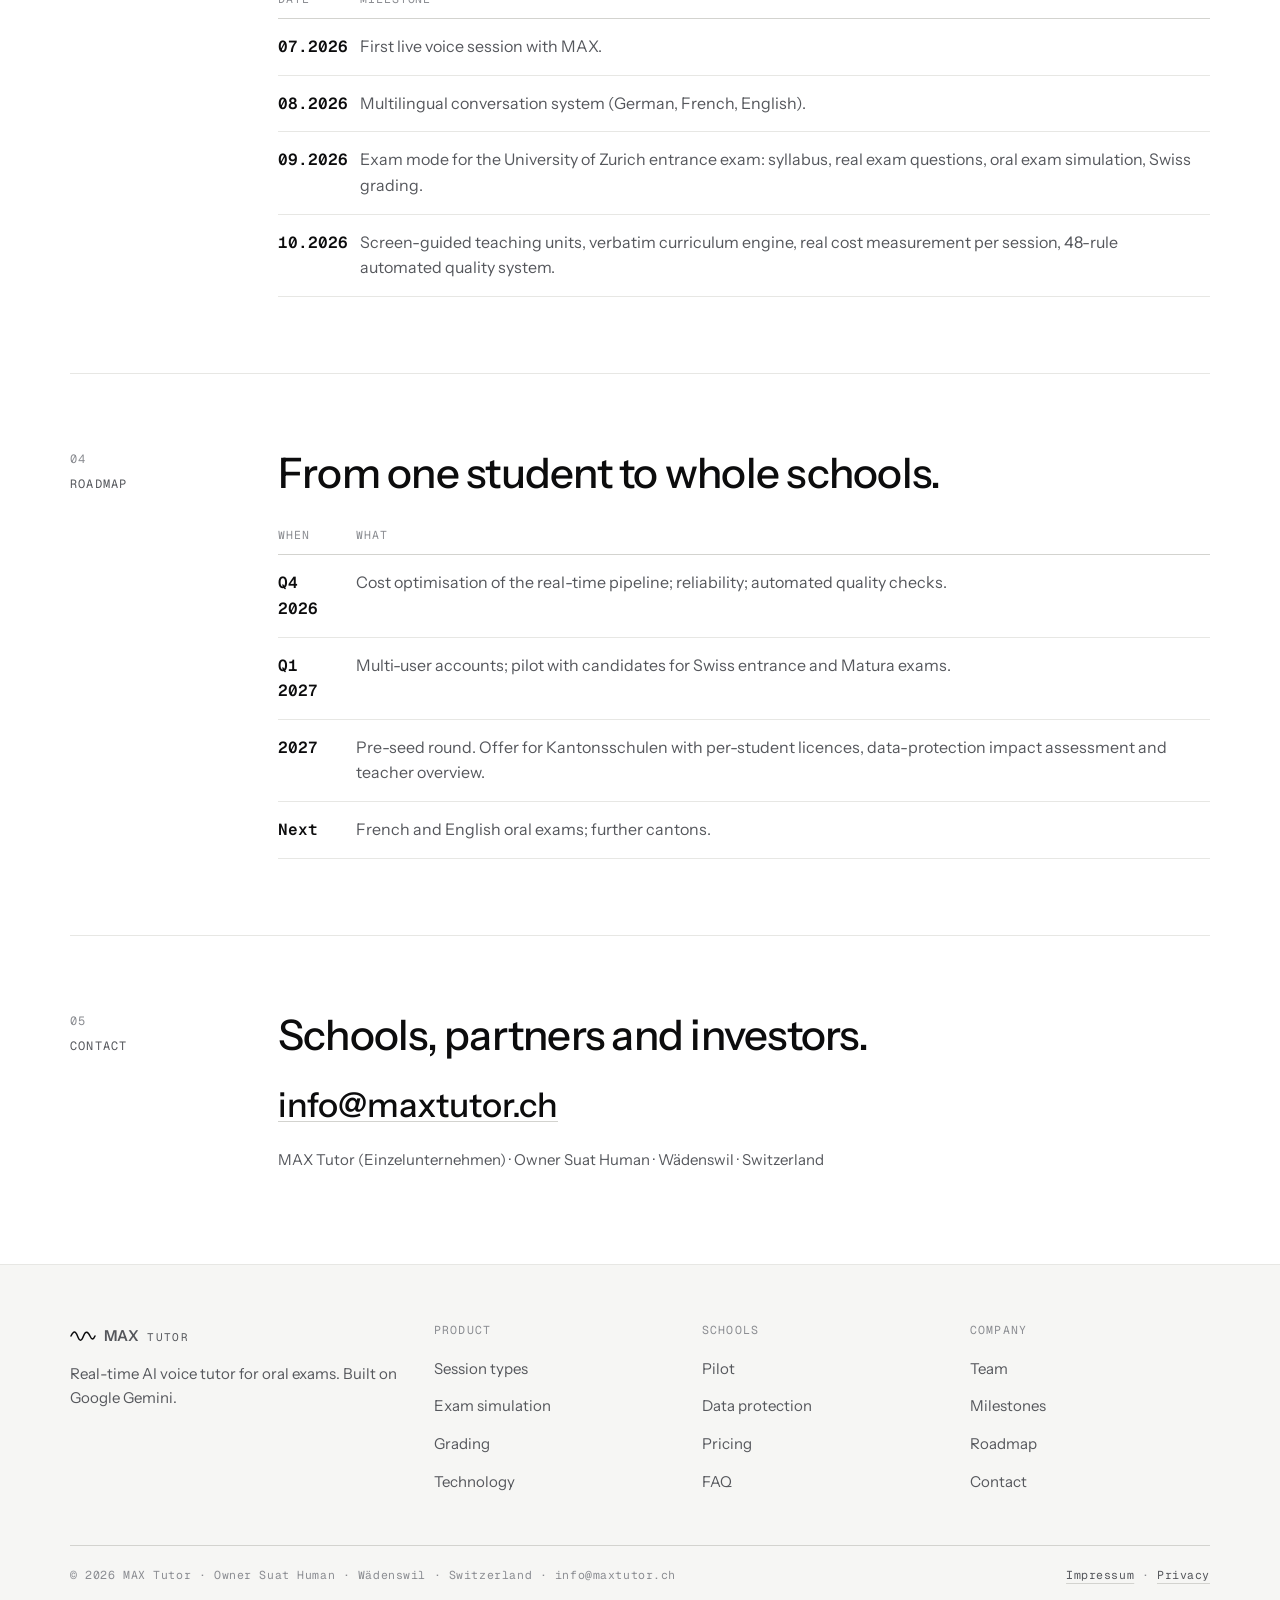
<file: company.html>
<!doctype html>
<html lang="en">
<head>
<meta charset="utf-8">
<meta name="viewport" content="width=device-width, initial-scale=1, viewport-fit=cover">
<title>Company — MAX Tutor</title>
<meta name="description" content="MAX Tutor is a Swiss EdTech company in Wädenswil: mission, team, milestones, roadmap and contact.">
<meta property="og:title" content="Company — MAX Tutor">
<meta property="og:description" content="MAX Tutor is a Swiss EdTech company in Wädenswil: mission, team, milestones, roadmap and contact.">
<meta property="og:type" content="website">
<meta property="og:image" content="https://maxtutor.ch/og.png">
<link rel="canonical" href="https://maxtutor.ch/company.html">
<meta name="twitter:card" content="summary_large_image">
<meta name="theme-color" content="#FFFFFF">
<link rel="icon" href="data:image/svg+xml,%3Csvg xmlns='http://www.w3.org/2000/svg' viewBox='0 0 64 64'%3E%3Crect width='64' height='64' fill='%23FFFFFF'/%3E%3Cpath d='M6 32 C14 14 20 14 26 32 S38 50 44 32 S54 18 58 32' fill='none' stroke='%230C0C0D' stroke-width='5' stroke-linecap='round'/%3E%3C/svg%3E">
<link rel="preconnect" href="https://fonts.googleapis.com">
<link rel="preconnect" href="https://fonts.gstatic.com" crossorigin>
<link href="https://fonts.googleapis.com/css2?family=Instrument+Sans:wght@400;500;600&family=Geist+Mono:wght@400;500&display=swap" rel="stylesheet">
<link rel="stylesheet" href="assets/site.css">
</head>
<body data-lang="en">
<a class="skip" href="#main"><span class="en">Skip to content</span><span class="de">Zum Inhalt</span></a>
<header class="site-header">
  <div class="wrap">
    <div class="bar">
      <a class="mark" href="index.html" aria-label="MAX Tutor"><svg viewBox="0 0 52 28" aria-hidden="true"><path d="M2 14 C7 3 11 3 15 14 S23 25 27 14 S36 5 40 14 S47 21 50 14" fill="none" stroke="#0C0C0D" stroke-width="3" stroke-linecap="round"/></svg>MAX<span>Tutor</span></a>
      <nav class="nav" aria-label="Main"><a href="index.html"><span class="en">Overview</span><span class="de">Übersicht</span></a><div class="dd"><button class="dd-btn" type="button" aria-expanded="false"><span class="en">Product</span><span class="de">Produkt</span><svg class="chev" viewBox="0 0 10 10" aria-hidden="true"><path d="M1.5 3.5 5 7l3.5-3.5" fill="none" stroke="currentColor" stroke-width="1.4"/></svg></button><div class="dd-panel"><a href="product.html#sessions"><b><span class="en">Session types</span><span class="de">Sitzungsarten</span></b><small><span class="en">Six ways to practise</span><span class="de">Sechs Arten zu üben</span></small></a><a href="product.html#loop"><b><span class="en">Mastery loop</span><span class="de">Lernschleife</span></b><small><span class="en">A unit counts only when it holds</span><span class="de">Zählt erst, wenn es sitzt</span></small></a><a href="product.html#long"><b><span class="en">Long answer</span><span class="de">Langantwort</span></b><small><span class="en">Four to five minutes, measured</span><span class="de">Vier bis fünf Minuten, gemessen</span></small></a><a href="product.html#exam"><b><span class="en">Exam simulation</span><span class="de">Prüfungssimulation</span></b><small><span class="en">Strict like a real board</span><span class="de">Streng wie eine Kommission</span></small></a><a href="product.html#grading"><b><span class="en">Grading</span><span class="de">Bewertung</span></b><small><span class="en">Four dimensions, Swiss scale</span><span class="de">Vier Dimensionen, Skala 1–6</span></small></a><a href="product.html#screens"><b><span class="en">Screens</span><span class="de">Bildschirme</span></b><small><span class="en">The real app</span><span class="de">Die echte App</span></small></a><a class="all" href="product.html"><span class="en">All of Product →</span><span class="de">Alles zu Produkt →</span></a></div></div><div class="dd"><button class="dd-btn" type="button" aria-expanded="false"><span class="en">For schools</span><span class="de">Für Schulen</span><svg class="chev" viewBox="0 0 10 10" aria-hidden="true"><path d="M1.5 3.5 5 7l3.5-3.5" fill="none" stroke="currentColor" stroke-width="1.4"/></svg></button><div class="dd-panel"><a href="schools.html#value"><b><span class="en">Value</span><span class="de">Nutzen</span></b><small><span class="en">What MAX adds to a school</span><span class="de">Was MAX einer Schule bringt</span></small></a><a href="schools.html#pilot"><b><span class="en">Pilot</span><span class="de">Pilot</span></b><small><span class="en">How a pilot runs</span><span class="de">So läuft ein Pilot</span></small></a><a href="schools.html#privacy"><b><span class="en">Data protection</span><span class="de">Datenschutz</span></b><small><span class="en">Principles before the first pilot</span><span class="de">Grundsätze vor dem Pilot</span></small></a><a href="schools.html#pricing"><b><span class="en">Pricing</span><span class="de">Preise</span></b><small><span class="en">Schools pay, students don't</span><span class="de">Die Schule zahlt</span></small></a><a href="schools.html#faq"><b><span class="en">FAQ</span><span class="de">FAQ</span></b><small><span class="en">Questions schools ask first</span><span class="de">Was Schulen zuerst fragen</span></small></a><a class="all" href="schools.html"><span class="en">All of For schools →</span><span class="de">Alles zu Für Schulen →</span></a></div></div><div class="dd right"><button class="dd-btn" type="button" aria-expanded="false"><span class="en">Technology</span><span class="de">Technologie</span><svg class="chev" viewBox="0 0 10 10" aria-hidden="true"><path d="M1.5 3.5 5 7l3.5-3.5" fill="none" stroke="currentColor" stroke-width="1.4"/></svg></button><div class="dd-panel"><a href="technology.html#architecture"><b><span class="en">Architecture</span><span class="de">Architektur</span></b><small><span class="en">AI is the core, not a layer</span><span class="de">KI ist der Kern</span></small></a><a href="technology.html#curriculum"><b><span class="en">Curriculum engine</span><span class="de">Lehrplan-Engine</span></b><small><span class="en">Nothing invented, all looked up</span><span class="de">Nichts erfunden</span></small></a><a href="technology.html#quality"><b><span class="en">Quality system</span><span class="de">Qualitätssystem</span></b><small><span class="en">48 rules, checked automatically</span><span class="de">48 Regeln, automatisch geprüft</span></small></a><a href="technology.html#cost"><b><span class="en">Cost engineering</span><span class="de">Kosten</span></b><small><span class="en">Real cost per session</span><span class="de">Echte Kosten pro Sitzung</span></small></a><a href="technology.html#reliability"><b><span class="en">Reliability</span><span class="de">Zuverlässigkeit</span></b><small><span class="en">Long sessions, no interruptions</span><span class="de">Lange Sitzungen ohne Unterbruch</span></small></a><a class="all" href="technology.html"><span class="en">All of Technology →</span><span class="de">Alles zu Technologie →</span></a></div></div><div class="dd current right"><button class="dd-btn" type="button" aria-expanded="false"><span class="en">Company</span><span class="de">Unternehmen</span><svg class="chev" viewBox="0 0 10 10" aria-hidden="true"><path d="M1.5 3.5 5 7l3.5-3.5" fill="none" stroke="currentColor" stroke-width="1.4"/></svg></button><div class="dd-panel"><a href="company.html#mission"><b><span class="en">Mission</span><span class="de">Mission</span></b><small><span class="en">Speaking practice for everyone</span><span class="de">Sprechtraining für alle</span></small></a><a href="company.html#team"><b><span class="en">Team</span><span class="de">Team</span></b><small><span class="en">Who builds MAX</span><span class="de">Wer MAX baut</span></small></a><a href="company.html#milestones"><b><span class="en">Milestones</span><span class="de">Meilensteine</span></b><small><span class="en">July to October 2026</span><span class="de">Juli bis Oktober 2026</span></small></a><a href="company.html#roadmap"><b><span class="en">Roadmap</span><span class="de">Roadmap</span></b><small><span class="en">From one student to schools</span><span class="de">Zu ganzen Schulen</span></small></a><a href="company.html#contact"><b><span class="en">Contact</span><span class="de">Kontakt</span></b><small><span class="en">Schools, partners, investors</span><span class="de">Schulen, Partner, Investoren</span></small></a><a class="all" href="company.html"><span class="en">All of Company →</span><span class="de">Alles zu Unternehmen →</span></a></div></div></nav>
      <div class="tools">
        <div class="lang" role="group" aria-label="Language"><button type="button" data-set="en" aria-pressed="true">EN</button> / <button type="button" data-set="de" aria-pressed="false">DE</button></div>
        <a class="cta" href="company.html#contact"><span class="en">Get in touch</span><span class="de">Kontakt</span></a>
        <button class="menu-btn" type="button" aria-expanded="false" aria-controls="drawer"><i></i><span class="en">Menu</span><span class="de">Menü</span></button>
      </div>
    </div>
    <div class="drawer" id="drawer"><div class="drawer-inner"><div class="acc"><a href="index.html"><span class="en">Overview</span><span class="de">Übersicht</span></a></div><div class="acc"><button class="acc-btn" type="button" aria-expanded="false"><span class="en">Product</span><span class="de">Produkt</span><svg class="chev" viewBox="0 0 10 10" aria-hidden="true"><path d="M1.5 3.5 5 7l3.5-3.5" fill="none" stroke="currentColor" stroke-width="1.4"/></svg></button><div class="acc-panel"><a href="product.html"><span class="en">Overview</span><span class="de">Überblick</span></a><a href="product.html#sessions"><span class="en">Session types</span><span class="de">Sitzungsarten</span></a><a href="product.html#loop"><span class="en">Mastery loop</span><span class="de">Lernschleife</span></a><a href="product.html#long"><span class="en">Long answer</span><span class="de">Langantwort</span></a><a href="product.html#exam"><span class="en">Exam simulation</span><span class="de">Prüfungssimulation</span></a><a href="product.html#grading"><span class="en">Grading</span><span class="de">Bewertung</span></a><a href="product.html#screens"><span class="en">Screens</span><span class="de">Bildschirme</span></a></div></div><div class="acc"><button class="acc-btn" type="button" aria-expanded="false"><span class="en">For schools</span><span class="de">Für Schulen</span><svg class="chev" viewBox="0 0 10 10" aria-hidden="true"><path d="M1.5 3.5 5 7l3.5-3.5" fill="none" stroke="currentColor" stroke-width="1.4"/></svg></button><div class="acc-panel"><a href="schools.html"><span class="en">Overview</span><span class="de">Überblick</span></a><a href="schools.html#value"><span class="en">Value</span><span class="de">Nutzen</span></a><a href="schools.html#pilot"><span class="en">Pilot</span><span class="de">Pilot</span></a><a href="schools.html#privacy"><span class="en">Data protection</span><span class="de">Datenschutz</span></a><a href="schools.html#pricing"><span class="en">Pricing</span><span class="de">Preise</span></a><a href="schools.html#faq"><span class="en">FAQ</span><span class="de">FAQ</span></a></div></div><div class="acc"><button class="acc-btn" type="button" aria-expanded="false"><span class="en">Technology</span><span class="de">Technologie</span><svg class="chev" viewBox="0 0 10 10" aria-hidden="true"><path d="M1.5 3.5 5 7l3.5-3.5" fill="none" stroke="currentColor" stroke-width="1.4"/></svg></button><div class="acc-panel"><a href="technology.html"><span class="en">Overview</span><span class="de">Überblick</span></a><a href="technology.html#architecture"><span class="en">Architecture</span><span class="de">Architektur</span></a><a href="technology.html#curriculum"><span class="en">Curriculum engine</span><span class="de">Lehrplan-Engine</span></a><a href="technology.html#quality"><span class="en">Quality system</span><span class="de">Qualitätssystem</span></a><a href="technology.html#cost"><span class="en">Cost engineering</span><span class="de">Kosten</span></a><a href="technology.html#reliability"><span class="en">Reliability</span><span class="de">Zuverlässigkeit</span></a></div></div><div class="acc"><button class="acc-btn" type="button" aria-expanded="false"><span class="en">Company</span><span class="de">Unternehmen</span><svg class="chev" viewBox="0 0 10 10" aria-hidden="true"><path d="M1.5 3.5 5 7l3.5-3.5" fill="none" stroke="currentColor" stroke-width="1.4"/></svg></button><div class="acc-panel"><a href="company.html"><span class="en">Overview</span><span class="de">Überblick</span></a><a href="company.html#mission"><span class="en">Mission</span><span class="de">Mission</span></a><a href="company.html#team"><span class="en">Team</span><span class="de">Team</span></a><a href="company.html#milestones"><span class="en">Milestones</span><span class="de">Meilensteine</span></a><a href="company.html#roadmap"><span class="en">Roadmap</span><span class="de">Roadmap</span></a><a href="company.html#contact"><span class="en">Contact</span><span class="de">Kontakt</span></a></div></div><a class="cta" href="company.html#contact"><span class="en">Get in touch</span><span class="de">Kontakt</span></a></div></div>
  </div>
</header>
<main id="main">
<div class="wrap">
<div class="page-head"><p class="eyebrow"><span class="en">Company</span><span class="de">Unternehmen</span></p><h1><span class="en">Making oral exams <em>practisable</em> for everyone.</span><span class="de">Mündliche Prüfungen für alle <em>übbar</em> machen.</span></h1><p class="intro"><span class="en">MAX Tutor is a Swiss EdTech company based in Wädenswil.</span><span class="de">MAX Tutor ist ein Schweizer EdTech-Unternehmen mit Sitz in Wädenswil.</span></p><nav class="toc" aria-label="On this page"><a href="#mission"><span class="en">Mission</span><span class="de">Mission</span></a><a href="#team">Team</a><a href="#milestones"><span class="en">Milestones</span><span class="de">Meilensteine</span></a><a href="#roadmap">Roadmap</a><a href="#contact"><span class="en">Contact</span><span class="de">Kontakt</span></a></nav></div>
<section class="block" id="mission"><div class="label"><b>01</b><span class="en">Mission</span><span class="de">Mission</span></div><div><h2><span class="en">The speaking practice that only private tutoring offered — for every student.</span><span class="de">Das Sprechtraining, das bisher nur Nachhilfe bot — für jeden Schüler.</span></h2>
<p><span class="en">Oral exams decide university entrance and school-leaving certificates, but practising them depends on whether a family can afford a tutor. MAX makes realistic, honest speaking practice available to every student, paid for by schools rather than families.</span><span class="de">Mündliche Prüfungen entscheiden über Studienzugang und Abschlüsse — doch wer sie üben kann, hängt davon ab, ob sich eine Familie Nachhilfe leisten kann. MAX macht realistisches, ehrliches Sprechtraining für alle verfügbar, bezahlt von Schulen statt von Familien.</span></p></div></section>
<section class="block" id="team"><div class="label"><b>02</b>Team</div><div><p class="founder" style="font-size:28px;font-weight:500;margin:0 0 4px">Suat Human</p>
<p class="quiet"><span class="en">Founder · Wädenswil, Switzerland</span><span class="de">Gründer · Wädenswil, Schweiz</span></p>
<p><span class="en">Suat built MAX while preparing for the University of Zurich entrance examination himself — he is the product's first and most demanding user. He designs, builds and runs the whole system: the real-time voice pipeline on Gemini, the curriculum engine and the automated quality checks.</span><span class="de">Suat hat MAX entwickelt, während er sich selbst auf die Aufnahmeprüfung der Universität Zürich vorbereitet — er ist der erste und anspruchsvollste Nutzer des Produkts. Er entwirft, baut und betreibt das ganze System: die Echtzeit-Sprachpipeline auf Gemini, die Lehrplan-Engine und die automatischen Qualitätsprüfungen.</span></p></div></section>
<section class="block" id="milestones"><div class="label"><b>03</b><span class="en">Milestones</span><span class="de">Meilensteine</span></div><div><h2><span class="en">From first conversation to exam engine.</span><span class="de">Vom ersten Gespräch zur Prüfungs-Engine.</span></h2>
<table class="data">
<tr><th><span class="en">Date</span><span class="de">Datum</span></th><th><span class="en">Milestone</span><span class="de">Meilenstein</span></th></tr>
<tr><td class="mono">07.2026</td><td><span class="en">First live voice session with MAX.</span><span class="de">Erste Live-Sprachsitzung mit MAX.</span></td></tr>
<tr><td class="mono">08.2026</td><td><span class="en">Multilingual conversation system (German, French, English).</span><span class="de">Mehrsprachiges Gesprächssystem (Deutsch, Französisch, Englisch).</span></td></tr>
<tr><td class="mono">09.2026</td><td><span class="en">Exam mode for the University of Zurich entrance exam: syllabus, real exam questions, oral exam simulation, Swiss grading.</span><span class="de">Prüfungsmodus für die Aufnahmeprüfung der Universität Zürich: Lehrplan, echte Prüfungsfragen, mündliche Prüfungssimulation, Schweizer Benotung.</span></td></tr>
<tr><td class="mono">10.2026</td><td><span class="en">Screen-guided teaching units, verbatim curriculum engine, real cost measurement per session, 48-rule automated quality system.</span><span class="de">Bildschirmgeführte Lerneinheiten, wörtliche Lehrplan-Engine, echte Kostenmessung pro Sitzung, automatisches Qualitätssystem mit 48 Regeln.</span></td></tr>
</table></div></section>
<section class="block" id="roadmap"><div class="label"><b>04</b>Roadmap</div><div><h2><span class="en">From one student to whole schools.</span><span class="de">Von einem Schüler zu ganzen Schulen.</span></h2>
<table class="data">
<tr><th><span class="en">When</span><span class="de">Wann</span></th><th><span class="en">What</span><span class="de">Was</span></th></tr>
<tr><td class="mono">Q4 2026</td><td><span class="en">Cost optimisation of the real-time pipeline; reliability; automated quality checks.</span><span class="de">Kostenoptimierung der Echtzeit-Pipeline; Zuverlässigkeit; automatische Qualitätsprüfungen.</span></td></tr>
<tr><td class="mono">Q1 2027</td><td><span class="en">Multi-user accounts; pilot with candidates for Swiss entrance and Matura exams.</span><span class="de">Mehrbenutzer-Konten; Pilot mit Kandidierenden für Aufnahme- und Maturaprüfungen.</span></td></tr>
<tr><td class="mono">2027</td><td><span class="en">Pre-seed round. Offer for Kantonsschulen with per-student licences, data-protection impact assessment and teacher overview.</span><span class="de">Pre-Seed-Finanzierung. Angebot für Kantonsschulen mit Lizenzen pro Schüler, Datenschutz-Folgenabschätzung und Lehrpersonen-Übersicht.</span></td></tr>
<tr><td class="mono"><span class="en">Next</span><span class="de">Danach</span></td><td><span class="en">French and English oral exams; further cantons.</span><span class="de">Mündliche Prüfungen in Französisch und Englisch; weitere Kantone.</span></td></tr>
</table></div></section>
<section class="block" id="contact"><div class="label"><b>05</b><span class="en">Contact</span><span class="de">Kontakt</span></div><div><h2><span class="en">Schools, partners and investors.</span><span class="de">Schulen, Partner und Investoren.</span></h2>
<p><a class="mail" href="mailto:info@maxtutor.ch">info@maxtutor.ch</a></p>
<p class="quiet small">MAX Tutor (Einzelunternehmen) · <span class="en">Owner</span><span class="de">Inhaber</span> Suat Human · Wädenswil · <span class="en">Switzerland</span><span class="de">Schweiz</span></p></div></section>
</div>
</main>
<footer class="site-footer">
  <div class="wrap">
    <div class="foot">
      <div><a class="mark" href="index.html"><svg viewBox="0 0 52 28" aria-hidden="true"><path d="M2 14 C7 3 11 3 15 14 S23 25 27 14 S36 5 40 14 S47 21 50 14" fill="none" stroke="#0C0C0D" stroke-width="3" stroke-linecap="round"/></svg>MAX<span>Tutor</span></a>
        <p style="margin-top:12px"><span class="en">Real-time AI voice tutor for oral exams. Built on Google Gemini.</span><span class="de">KI-Sprachtutor in Echtzeit für mündliche Prüfungen. Gebaut auf Google Gemini.</span></p></div>
      <div><h4><span class="en">Product</span><span class="de">Produkt</span></h4><ul>
        <li><a href="product.html#sessions"><span class="en">Session types</span><span class="de">Sitzungsarten</span></a></li>
        <li><a href="product.html#exam"><span class="en">Exam simulation</span><span class="de">Prüfungssimulation</span></a></li>
        <li><a href="product.html#grading"><span class="en">Grading</span><span class="de">Bewertung</span></a></li>
        <li><a href="technology.html"><span class="en">Technology</span><span class="de">Technologie</span></a></li></ul></div>
      <div><h4><span class="en">Schools</span><span class="de">Schulen</span></h4><ul>
        <li><a href="schools.html#pilot"><span class="en">Pilot</span><span class="de">Pilot</span></a></li>
        <li><a href="schools.html#privacy"><span class="en">Data protection</span><span class="de">Datenschutz</span></a></li>
        <li><a href="schools.html#pricing"><span class="en">Pricing</span><span class="de">Preise</span></a></li>
        <li><a href="schools.html#faq">FAQ</a></li></ul></div>
      <div><h4><span class="en">Company</span><span class="de">Unternehmen</span></h4><ul>
        <li><a href="company.html#team">Team</a></li>
        <li><a href="company.html#milestones"><span class="en">Milestones</span><span class="de">Meilensteine</span></a></li>
        <li><a href="company.html#roadmap">Roadmap</a></li>
        <li><a href="company.html#contact"><span class="en">Contact</span><span class="de">Kontakt</span></a></li></ul></div>
    </div>
    <div class="legal">
      <span>© 2026 MAX Tutor · <span class="en">Owner</span><span class="de">Inhaber</span> Suat Human · Wädenswil · <span class="en">Switzerland</span><span class="de">Schweiz</span> · info@maxtutor.ch</span>
      <span><a href="impressum.html">Impressum</a> · <a href="datenschutz.html"><span class="en">Privacy</span><span class="de">Datenschutz</span></a></span>
    </div>
  </div>
</footer>
<script src="assets/site.js"></script>
</body>
</html>
</file>
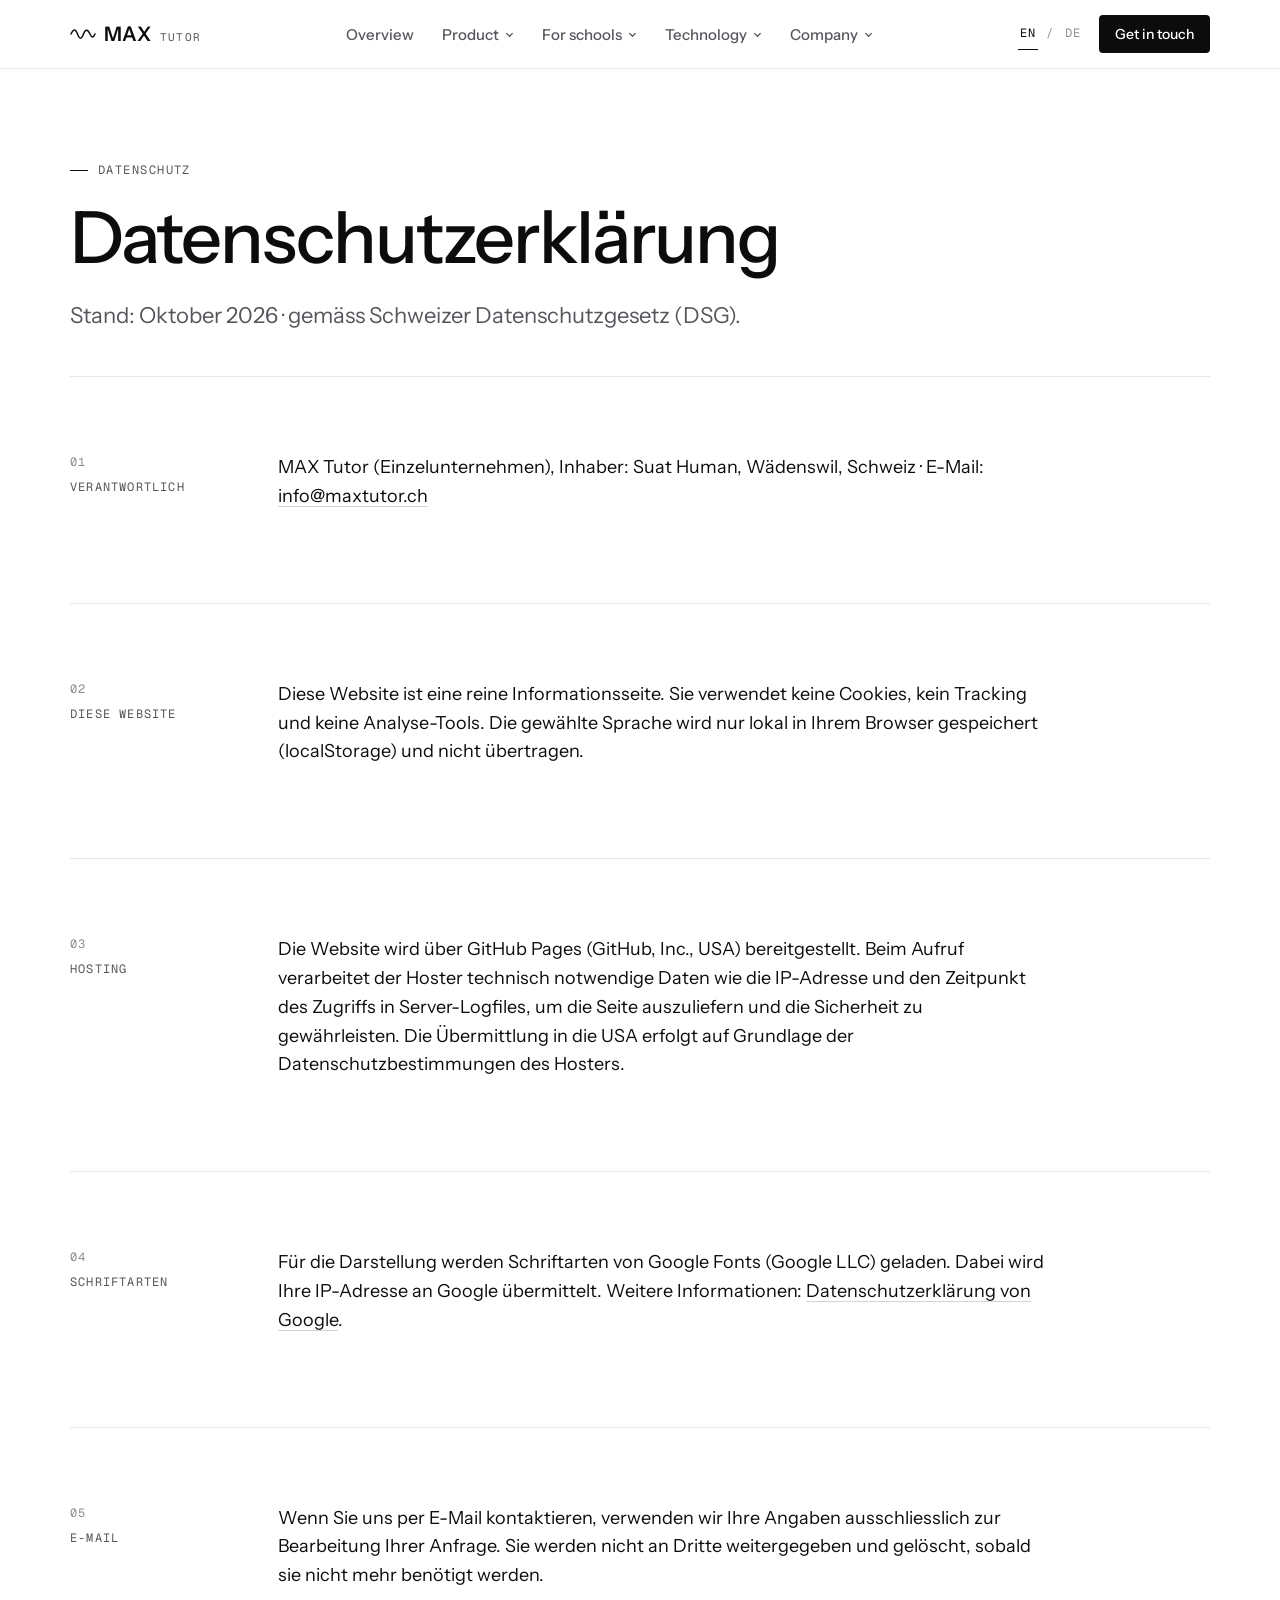
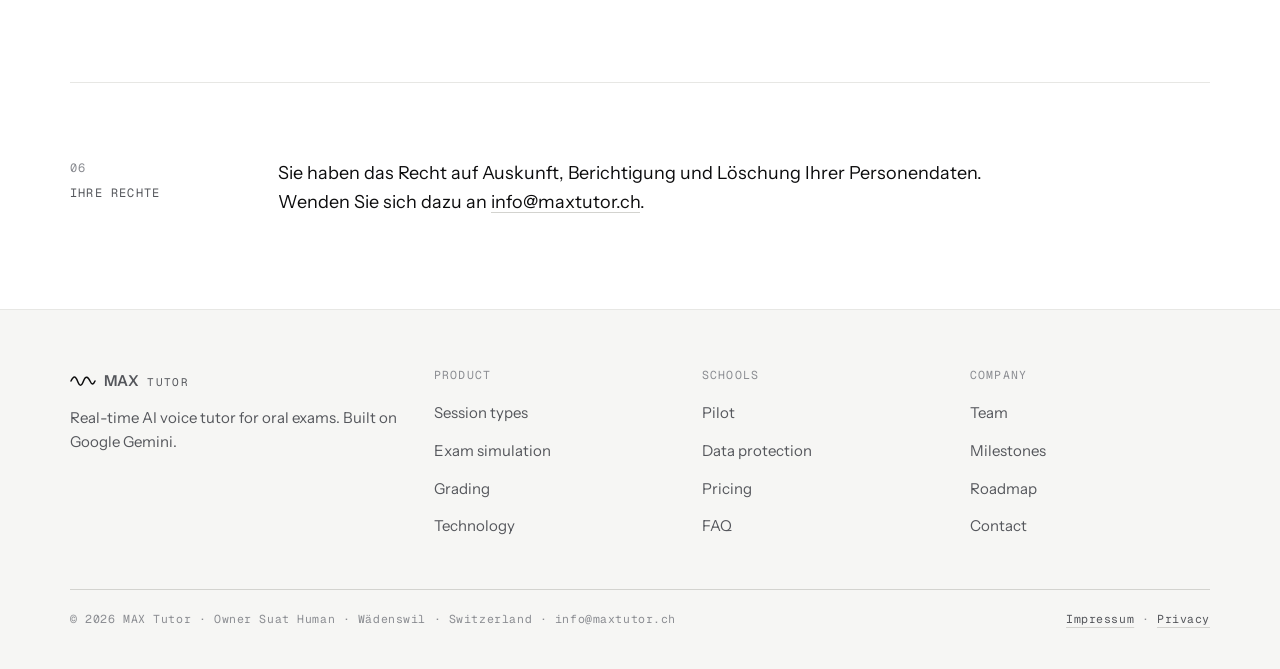
<file: datenschutz.html>
<!doctype html>
<html lang="en">
<head>
<meta charset="utf-8">
<meta name="viewport" content="width=device-width, initial-scale=1, viewport-fit=cover">
<title>Datenschutz — MAX Tutor</title>
<meta name="description" content="Datenschutzerklärung von MAX Tutor.">
<meta property="og:title" content="Datenschutz — MAX Tutor">
<meta property="og:description" content="Datenschutzerklärung von MAX Tutor.">
<meta property="og:type" content="website">
<meta property="og:image" content="https://maxtutor.ch/og.png">
<link rel="canonical" href="https://maxtutor.ch/datenschutz.html">
<meta name="twitter:card" content="summary_large_image">
<meta name="theme-color" content="#FFFFFF">
<link rel="icon" href="data:image/svg+xml,%3Csvg xmlns='http://www.w3.org/2000/svg' viewBox='0 0 64 64'%3E%3Crect width='64' height='64' fill='%23FFFFFF'/%3E%3Cpath d='M6 32 C14 14 20 14 26 32 S38 50 44 32 S54 18 58 32' fill='none' stroke='%230C0C0D' stroke-width='5' stroke-linecap='round'/%3E%3C/svg%3E">
<link rel="preconnect" href="https://fonts.googleapis.com">
<link rel="preconnect" href="https://fonts.gstatic.com" crossorigin>
<link href="https://fonts.googleapis.com/css2?family=Instrument+Sans:wght@400;500;600&family=Geist+Mono:wght@400;500&display=swap" rel="stylesheet">
<link rel="stylesheet" href="assets/site.css">
</head>
<body data-lang="en">
<a class="skip" href="#main"><span class="en">Skip to content</span><span class="de">Zum Inhalt</span></a>
<header class="site-header">
  <div class="wrap">
    <div class="bar">
      <a class="mark" href="index.html" aria-label="MAX Tutor"><svg viewBox="0 0 52 28" aria-hidden="true"><path d="M2 14 C7 3 11 3 15 14 S23 25 27 14 S36 5 40 14 S47 21 50 14" fill="none" stroke="#0C0C0D" stroke-width="3" stroke-linecap="round"/></svg>MAX<span>Tutor</span></a>
      <nav class="nav" aria-label="Main"><a href="index.html"><span class="en">Overview</span><span class="de">Übersicht</span></a><div class="dd"><button class="dd-btn" type="button" aria-expanded="false"><span class="en">Product</span><span class="de">Produkt</span><svg class="chev" viewBox="0 0 10 10" aria-hidden="true"><path d="M1.5 3.5 5 7l3.5-3.5" fill="none" stroke="currentColor" stroke-width="1.4"/></svg></button><div class="dd-panel"><a href="product.html#sessions"><b><span class="en">Session types</span><span class="de">Sitzungsarten</span></b><small><span class="en">Six ways to practise</span><span class="de">Sechs Arten zu üben</span></small></a><a href="product.html#loop"><b><span class="en">Mastery loop</span><span class="de">Lernschleife</span></b><small><span class="en">A unit counts only when it holds</span><span class="de">Zählt erst, wenn es sitzt</span></small></a><a href="product.html#long"><b><span class="en">Long answer</span><span class="de">Langantwort</span></b><small><span class="en">Four to five minutes, measured</span><span class="de">Vier bis fünf Minuten, gemessen</span></small></a><a href="product.html#exam"><b><span class="en">Exam simulation</span><span class="de">Prüfungssimulation</span></b><small><span class="en">Strict like a real board</span><span class="de">Streng wie eine Kommission</span></small></a><a href="product.html#grading"><b><span class="en">Grading</span><span class="de">Bewertung</span></b><small><span class="en">Four dimensions, Swiss scale</span><span class="de">Vier Dimensionen, Skala 1–6</span></small></a><a href="product.html#screens"><b><span class="en">Screens</span><span class="de">Bildschirme</span></b><small><span class="en">The real app</span><span class="de">Die echte App</span></small></a><a class="all" href="product.html"><span class="en">All of Product →</span><span class="de">Alles zu Produkt →</span></a></div></div><div class="dd"><button class="dd-btn" type="button" aria-expanded="false"><span class="en">For schools</span><span class="de">Für Schulen</span><svg class="chev" viewBox="0 0 10 10" aria-hidden="true"><path d="M1.5 3.5 5 7l3.5-3.5" fill="none" stroke="currentColor" stroke-width="1.4"/></svg></button><div class="dd-panel"><a href="schools.html#value"><b><span class="en">Value</span><span class="de">Nutzen</span></b><small><span class="en">What MAX adds to a school</span><span class="de">Was MAX einer Schule bringt</span></small></a><a href="schools.html#pilot"><b><span class="en">Pilot</span><span class="de">Pilot</span></b><small><span class="en">How a pilot runs</span><span class="de">So läuft ein Pilot</span></small></a><a href="schools.html#privacy"><b><span class="en">Data protection</span><span class="de">Datenschutz</span></b><small><span class="en">Principles before the first pilot</span><span class="de">Grundsätze vor dem Pilot</span></small></a><a href="schools.html#pricing"><b><span class="en">Pricing</span><span class="de">Preise</span></b><small><span class="en">Schools pay, students don't</span><span class="de">Die Schule zahlt</span></small></a><a href="schools.html#faq"><b><span class="en">FAQ</span><span class="de">FAQ</span></b><small><span class="en">Questions schools ask first</span><span class="de">Was Schulen zuerst fragen</span></small></a><a class="all" href="schools.html"><span class="en">All of For schools →</span><span class="de">Alles zu Für Schulen →</span></a></div></div><div class="dd right"><button class="dd-btn" type="button" aria-expanded="false"><span class="en">Technology</span><span class="de">Technologie</span><svg class="chev" viewBox="0 0 10 10" aria-hidden="true"><path d="M1.5 3.5 5 7l3.5-3.5" fill="none" stroke="currentColor" stroke-width="1.4"/></svg></button><div class="dd-panel"><a href="technology.html#architecture"><b><span class="en">Architecture</span><span class="de">Architektur</span></b><small><span class="en">AI is the core, not a layer</span><span class="de">KI ist der Kern</span></small></a><a href="technology.html#curriculum"><b><span class="en">Curriculum engine</span><span class="de">Lehrplan-Engine</span></b><small><span class="en">Nothing invented, all looked up</span><span class="de">Nichts erfunden</span></small></a><a href="technology.html#quality"><b><span class="en">Quality system</span><span class="de">Qualitätssystem</span></b><small><span class="en">48 rules, checked automatically</span><span class="de">48 Regeln, automatisch geprüft</span></small></a><a href="technology.html#cost"><b><span class="en">Cost engineering</span><span class="de">Kosten</span></b><small><span class="en">Real cost per session</span><span class="de">Echte Kosten pro Sitzung</span></small></a><a href="technology.html#reliability"><b><span class="en">Reliability</span><span class="de">Zuverlässigkeit</span></b><small><span class="en">Long sessions, no interruptions</span><span class="de">Lange Sitzungen ohne Unterbruch</span></small></a><a class="all" href="technology.html"><span class="en">All of Technology →</span><span class="de">Alles zu Technologie →</span></a></div></div><div class="dd right"><button class="dd-btn" type="button" aria-expanded="false"><span class="en">Company</span><span class="de">Unternehmen</span><svg class="chev" viewBox="0 0 10 10" aria-hidden="true"><path d="M1.5 3.5 5 7l3.5-3.5" fill="none" stroke="currentColor" stroke-width="1.4"/></svg></button><div class="dd-panel"><a href="company.html#mission"><b><span class="en">Mission</span><span class="de">Mission</span></b><small><span class="en">Speaking practice for everyone</span><span class="de">Sprechtraining für alle</span></small></a><a href="company.html#team"><b><span class="en">Team</span><span class="de">Team</span></b><small><span class="en">Who builds MAX</span><span class="de">Wer MAX baut</span></small></a><a href="company.html#milestones"><b><span class="en">Milestones</span><span class="de">Meilensteine</span></b><small><span class="en">July to October 2026</span><span class="de">Juli bis Oktober 2026</span></small></a><a href="company.html#roadmap"><b><span class="en">Roadmap</span><span class="de">Roadmap</span></b><small><span class="en">From one student to schools</span><span class="de">Zu ganzen Schulen</span></small></a><a href="company.html#contact"><b><span class="en">Contact</span><span class="de">Kontakt</span></b><small><span class="en">Schools, partners, investors</span><span class="de">Schulen, Partner, Investoren</span></small></a><a class="all" href="company.html"><span class="en">All of Company →</span><span class="de">Alles zu Unternehmen →</span></a></div></div></nav>
      <div class="tools">
        <div class="lang" role="group" aria-label="Language"><button type="button" data-set="en" aria-pressed="true">EN</button> / <button type="button" data-set="de" aria-pressed="false">DE</button></div>
        <a class="cta" href="company.html#contact"><span class="en">Get in touch</span><span class="de">Kontakt</span></a>
        <button class="menu-btn" type="button" aria-expanded="false" aria-controls="drawer"><i></i><span class="en">Menu</span><span class="de">Menü</span></button>
      </div>
    </div>
    <div class="drawer" id="drawer"><div class="drawer-inner"><div class="acc"><a href="index.html"><span class="en">Overview</span><span class="de">Übersicht</span></a></div><div class="acc"><button class="acc-btn" type="button" aria-expanded="false"><span class="en">Product</span><span class="de">Produkt</span><svg class="chev" viewBox="0 0 10 10" aria-hidden="true"><path d="M1.5 3.5 5 7l3.5-3.5" fill="none" stroke="currentColor" stroke-width="1.4"/></svg></button><div class="acc-panel"><a href="product.html"><span class="en">Overview</span><span class="de">Überblick</span></a><a href="product.html#sessions"><span class="en">Session types</span><span class="de">Sitzungsarten</span></a><a href="product.html#loop"><span class="en">Mastery loop</span><span class="de">Lernschleife</span></a><a href="product.html#long"><span class="en">Long answer</span><span class="de">Langantwort</span></a><a href="product.html#exam"><span class="en">Exam simulation</span><span class="de">Prüfungssimulation</span></a><a href="product.html#grading"><span class="en">Grading</span><span class="de">Bewertung</span></a><a href="product.html#screens"><span class="en">Screens</span><span class="de">Bildschirme</span></a></div></div><div class="acc"><button class="acc-btn" type="button" aria-expanded="false"><span class="en">For schools</span><span class="de">Für Schulen</span><svg class="chev" viewBox="0 0 10 10" aria-hidden="true"><path d="M1.5 3.5 5 7l3.5-3.5" fill="none" stroke="currentColor" stroke-width="1.4"/></svg></button><div class="acc-panel"><a href="schools.html"><span class="en">Overview</span><span class="de">Überblick</span></a><a href="schools.html#value"><span class="en">Value</span><span class="de">Nutzen</span></a><a href="schools.html#pilot"><span class="en">Pilot</span><span class="de">Pilot</span></a><a href="schools.html#privacy"><span class="en">Data protection</span><span class="de">Datenschutz</span></a><a href="schools.html#pricing"><span class="en">Pricing</span><span class="de">Preise</span></a><a href="schools.html#faq"><span class="en">FAQ</span><span class="de">FAQ</span></a></div></div><div class="acc"><button class="acc-btn" type="button" aria-expanded="false"><span class="en">Technology</span><span class="de">Technologie</span><svg class="chev" viewBox="0 0 10 10" aria-hidden="true"><path d="M1.5 3.5 5 7l3.5-3.5" fill="none" stroke="currentColor" stroke-width="1.4"/></svg></button><div class="acc-panel"><a href="technology.html"><span class="en">Overview</span><span class="de">Überblick</span></a><a href="technology.html#architecture"><span class="en">Architecture</span><span class="de">Architektur</span></a><a href="technology.html#curriculum"><span class="en">Curriculum engine</span><span class="de">Lehrplan-Engine</span></a><a href="technology.html#quality"><span class="en">Quality system</span><span class="de">Qualitätssystem</span></a><a href="technology.html#cost"><span class="en">Cost engineering</span><span class="de">Kosten</span></a><a href="technology.html#reliability"><span class="en">Reliability</span><span class="de">Zuverlässigkeit</span></a></div></div><div class="acc"><button class="acc-btn" type="button" aria-expanded="false"><span class="en">Company</span><span class="de">Unternehmen</span><svg class="chev" viewBox="0 0 10 10" aria-hidden="true"><path d="M1.5 3.5 5 7l3.5-3.5" fill="none" stroke="currentColor" stroke-width="1.4"/></svg></button><div class="acc-panel"><a href="company.html"><span class="en">Overview</span><span class="de">Überblick</span></a><a href="company.html#mission"><span class="en">Mission</span><span class="de">Mission</span></a><a href="company.html#team"><span class="en">Team</span><span class="de">Team</span></a><a href="company.html#milestones"><span class="en">Milestones</span><span class="de">Meilensteine</span></a><a href="company.html#roadmap"><span class="en">Roadmap</span><span class="de">Roadmap</span></a><a href="company.html#contact"><span class="en">Contact</span><span class="de">Kontakt</span></a></div></div><a class="cta" href="company.html#contact"><span class="en">Get in touch</span><span class="de">Kontakt</span></a></div></div>
  </div>
</header>
<main id="main">
<div class="wrap">
<div class="page-head"><p class="eyebrow">Datenschutz</p><h1>Datenschutzerklärung</h1><p class="intro">Stand: Oktober 2026 · gemäss Schweizer Datenschutzgesetz (DSG).</p></div>
<section class="block"><div class="label"><b>01</b>Verantwortlich</div><div><p>MAX Tutor (Einzelunternehmen), Inhaber: Suat Human, Wädenswil, Schweiz · E-Mail: <a href="mailto:info@maxtutor.ch">info@maxtutor.ch</a></p></div></section>
<section class="block"><div class="label"><b>02</b>Diese Website</div><div><p>Diese Website ist eine reine Informationsseite. Sie verwendet keine Cookies, kein Tracking und keine Analyse-Tools. Die gewählte Sprache wird nur lokal in Ihrem Browser gespeichert (localStorage) und nicht übertragen.</p></div></section>
<section class="block"><div class="label"><b>03</b>Hosting</div><div><p>Die Website wird über GitHub Pages (GitHub, Inc., USA) bereitgestellt. Beim Aufruf verarbeitet der Hoster technisch notwendige Daten wie die IP-Adresse und den Zeitpunkt des Zugriffs in Server-Logfiles, um die Seite auszuliefern und die Sicherheit zu gewährleisten. Die Übermittlung in die USA erfolgt auf Grundlage der Datenschutzbestimmungen des Hosters.</p></div></section>
<section class="block"><div class="label"><b>04</b>Schriftarten</div><div><p>Für die Darstellung werden Schriftarten von Google Fonts (Google LLC) geladen. Dabei wird Ihre IP-Adresse an Google übermittelt. Weitere Informationen: <a href="https://policies.google.com/privacy">Datenschutzerklärung von Google</a>.</p></div></section>
<section class="block"><div class="label"><b>05</b>E-Mail</div><div><p>Wenn Sie uns per E-Mail kontaktieren, verwenden wir Ihre Angaben ausschliesslich zur Bearbeitung Ihrer Anfrage. Sie werden nicht an Dritte weitergegeben und gelöscht, sobald sie nicht mehr benötigt werden.</p></div></section>
<section class="block"><div class="label"><b>06</b>Ihre Rechte</div><div><p>Sie haben das Recht auf Auskunft, Berichtigung und Löschung Ihrer Personendaten. Wenden Sie sich dazu an <a href="mailto:info@maxtutor.ch">info@maxtutor.ch</a>.</p></div></section>
</div>
</main>
<footer class="site-footer">
  <div class="wrap">
    <div class="foot">
      <div><a class="mark" href="index.html"><svg viewBox="0 0 52 28" aria-hidden="true"><path d="M2 14 C7 3 11 3 15 14 S23 25 27 14 S36 5 40 14 S47 21 50 14" fill="none" stroke="#0C0C0D" stroke-width="3" stroke-linecap="round"/></svg>MAX<span>Tutor</span></a>
        <p style="margin-top:12px"><span class="en">Real-time AI voice tutor for oral exams. Built on Google Gemini.</span><span class="de">KI-Sprachtutor in Echtzeit für mündliche Prüfungen. Gebaut auf Google Gemini.</span></p></div>
      <div><h4><span class="en">Product</span><span class="de">Produkt</span></h4><ul>
        <li><a href="product.html#sessions"><span class="en">Session types</span><span class="de">Sitzungsarten</span></a></li>
        <li><a href="product.html#exam"><span class="en">Exam simulation</span><span class="de">Prüfungssimulation</span></a></li>
        <li><a href="product.html#grading"><span class="en">Grading</span><span class="de">Bewertung</span></a></li>
        <li><a href="technology.html"><span class="en">Technology</span><span class="de">Technologie</span></a></li></ul></div>
      <div><h4><span class="en">Schools</span><span class="de">Schulen</span></h4><ul>
        <li><a href="schools.html#pilot"><span class="en">Pilot</span><span class="de">Pilot</span></a></li>
        <li><a href="schools.html#privacy"><span class="en">Data protection</span><span class="de">Datenschutz</span></a></li>
        <li><a href="schools.html#pricing"><span class="en">Pricing</span><span class="de">Preise</span></a></li>
        <li><a href="schools.html#faq">FAQ</a></li></ul></div>
      <div><h4><span class="en">Company</span><span class="de">Unternehmen</span></h4><ul>
        <li><a href="company.html#team">Team</a></li>
        <li><a href="company.html#milestones"><span class="en">Milestones</span><span class="de">Meilensteine</span></a></li>
        <li><a href="company.html#roadmap">Roadmap</a></li>
        <li><a href="company.html#contact"><span class="en">Contact</span><span class="de">Kontakt</span></a></li></ul></div>
    </div>
    <div class="legal">
      <span>© 2026 MAX Tutor · <span class="en">Owner</span><span class="de">Inhaber</span> Suat Human · Wädenswil · <span class="en">Switzerland</span><span class="de">Schweiz</span> · info@maxtutor.ch</span>
      <span><a href="impressum.html">Impressum</a> · <a href="datenschutz.html"><span class="en">Privacy</span><span class="de">Datenschutz</span></a></span>
    </div>
  </div>
</footer>
<script src="assets/site.js"></script>
</body>
</html>
</file>
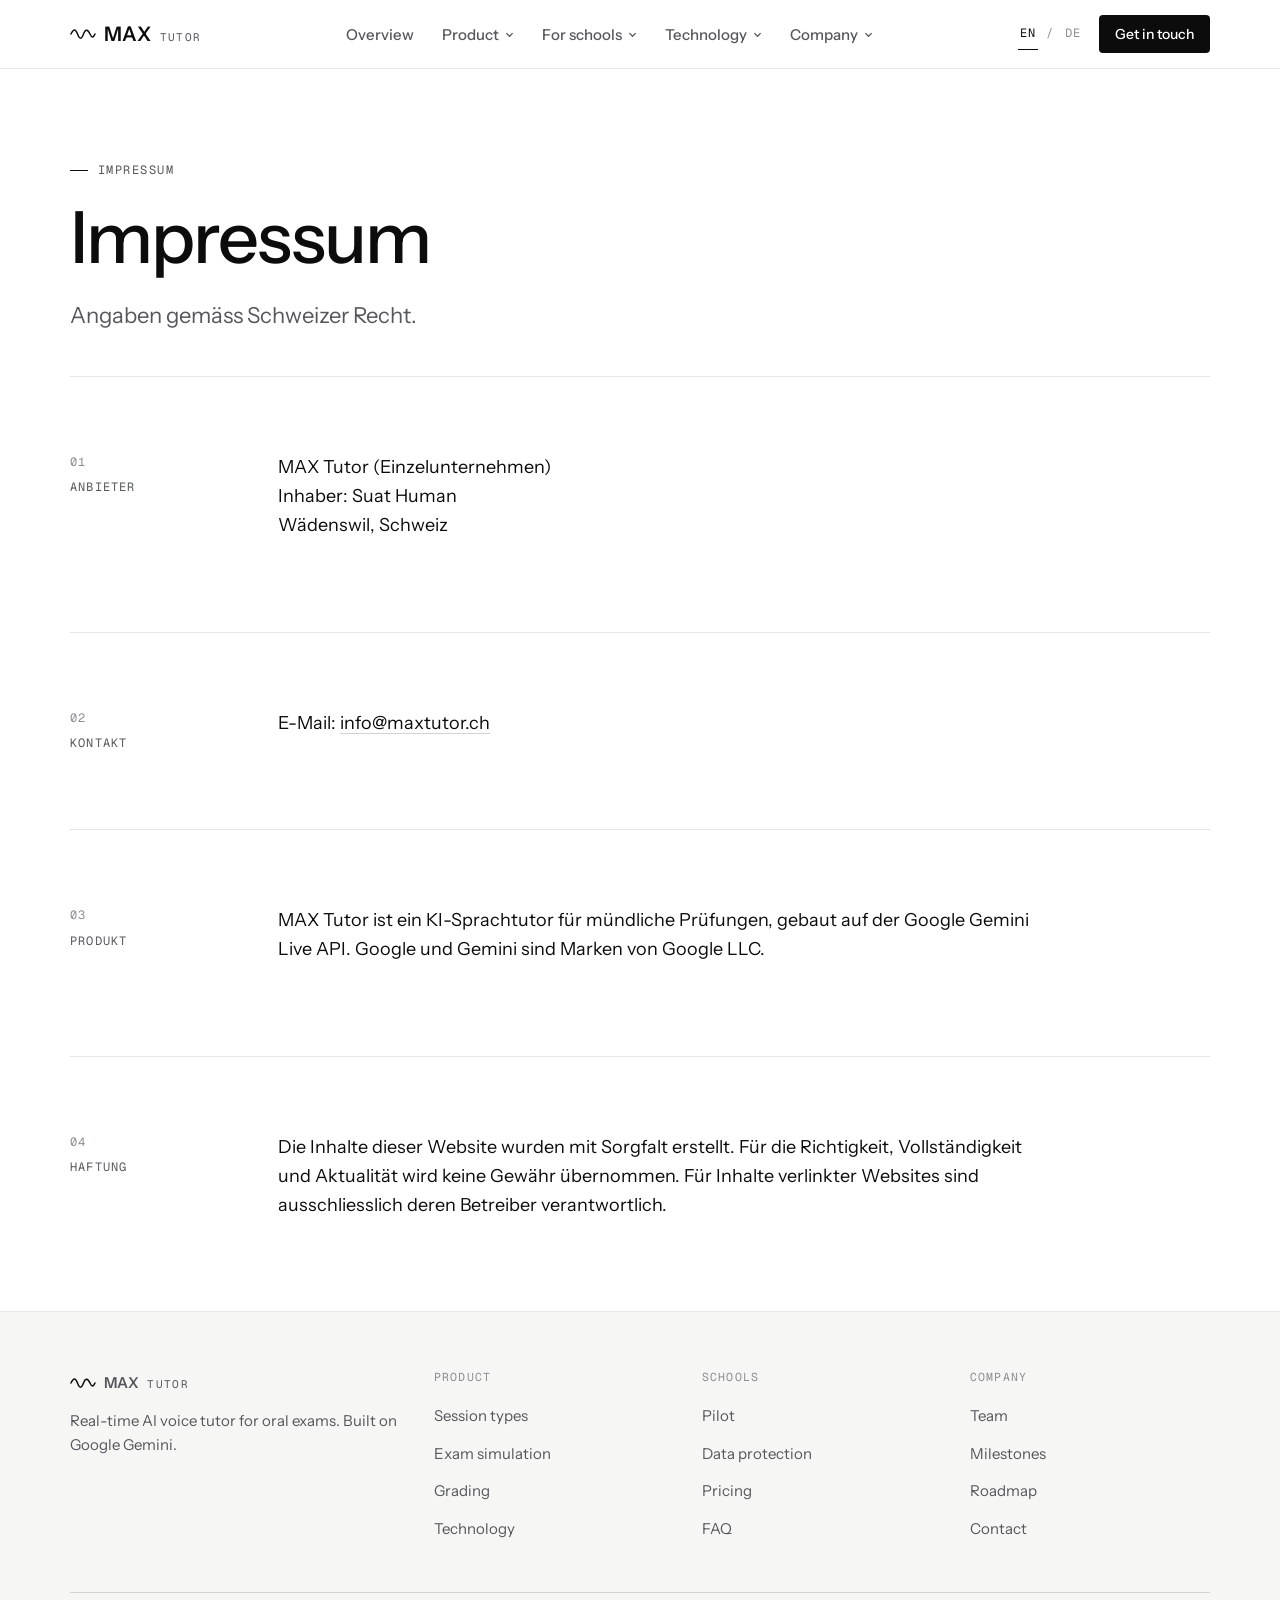
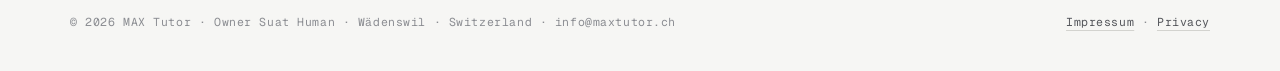
<file: impressum.html>
<!doctype html>
<html lang="en">
<head>
<meta charset="utf-8">
<meta name="viewport" content="width=device-width, initial-scale=1, viewport-fit=cover">
<title>Impressum — MAX Tutor</title>
<meta name="description" content="Impressum von MAX Tutor, Wädenswil, Schweiz.">
<meta property="og:title" content="Impressum — MAX Tutor">
<meta property="og:description" content="Impressum von MAX Tutor, Wädenswil, Schweiz.">
<meta property="og:type" content="website">
<meta property="og:image" content="https://maxtutor.ch/og.png">
<link rel="canonical" href="https://maxtutor.ch/impressum.html">
<meta name="twitter:card" content="summary_large_image">
<meta name="theme-color" content="#FFFFFF">
<link rel="icon" href="data:image/svg+xml,%3Csvg xmlns='http://www.w3.org/2000/svg' viewBox='0 0 64 64'%3E%3Crect width='64' height='64' fill='%23FFFFFF'/%3E%3Cpath d='M6 32 C14 14 20 14 26 32 S38 50 44 32 S54 18 58 32' fill='none' stroke='%230C0C0D' stroke-width='5' stroke-linecap='round'/%3E%3C/svg%3E">
<link rel="preconnect" href="https://fonts.googleapis.com">
<link rel="preconnect" href="https://fonts.gstatic.com" crossorigin>
<link href="https://fonts.googleapis.com/css2?family=Instrument+Sans:wght@400;500;600&family=Geist+Mono:wght@400;500&display=swap" rel="stylesheet">
<link rel="stylesheet" href="assets/site.css">
</head>
<body data-lang="en">
<a class="skip" href="#main"><span class="en">Skip to content</span><span class="de">Zum Inhalt</span></a>
<header class="site-header">
  <div class="wrap">
    <div class="bar">
      <a class="mark" href="index.html" aria-label="MAX Tutor"><svg viewBox="0 0 52 28" aria-hidden="true"><path d="M2 14 C7 3 11 3 15 14 S23 25 27 14 S36 5 40 14 S47 21 50 14" fill="none" stroke="#0C0C0D" stroke-width="3" stroke-linecap="round"/></svg>MAX<span>Tutor</span></a>
      <nav class="nav" aria-label="Main"><a href="index.html"><span class="en">Overview</span><span class="de">Übersicht</span></a><div class="dd"><button class="dd-btn" type="button" aria-expanded="false"><span class="en">Product</span><span class="de">Produkt</span><svg class="chev" viewBox="0 0 10 10" aria-hidden="true"><path d="M1.5 3.5 5 7l3.5-3.5" fill="none" stroke="currentColor" stroke-width="1.4"/></svg></button><div class="dd-panel"><a href="product.html#sessions"><b><span class="en">Session types</span><span class="de">Sitzungsarten</span></b><small><span class="en">Six ways to practise</span><span class="de">Sechs Arten zu üben</span></small></a><a href="product.html#loop"><b><span class="en">Mastery loop</span><span class="de">Lernschleife</span></b><small><span class="en">A unit counts only when it holds</span><span class="de">Zählt erst, wenn es sitzt</span></small></a><a href="product.html#long"><b><span class="en">Long answer</span><span class="de">Langantwort</span></b><small><span class="en">Four to five minutes, measured</span><span class="de">Vier bis fünf Minuten, gemessen</span></small></a><a href="product.html#exam"><b><span class="en">Exam simulation</span><span class="de">Prüfungssimulation</span></b><small><span class="en">Strict like a real board</span><span class="de">Streng wie eine Kommission</span></small></a><a href="product.html#grading"><b><span class="en">Grading</span><span class="de">Bewertung</span></b><small><span class="en">Four dimensions, Swiss scale</span><span class="de">Vier Dimensionen, Skala 1–6</span></small></a><a href="product.html#screens"><b><span class="en">Screens</span><span class="de">Bildschirme</span></b><small><span class="en">The real app</span><span class="de">Die echte App</span></small></a><a class="all" href="product.html"><span class="en">All of Product →</span><span class="de">Alles zu Produkt →</span></a></div></div><div class="dd"><button class="dd-btn" type="button" aria-expanded="false"><span class="en">For schools</span><span class="de">Für Schulen</span><svg class="chev" viewBox="0 0 10 10" aria-hidden="true"><path d="M1.5 3.5 5 7l3.5-3.5" fill="none" stroke="currentColor" stroke-width="1.4"/></svg></button><div class="dd-panel"><a href="schools.html#value"><b><span class="en">Value</span><span class="de">Nutzen</span></b><small><span class="en">What MAX adds to a school</span><span class="de">Was MAX einer Schule bringt</span></small></a><a href="schools.html#pilot"><b><span class="en">Pilot</span><span class="de">Pilot</span></b><small><span class="en">How a pilot runs</span><span class="de">So läuft ein Pilot</span></small></a><a href="schools.html#privacy"><b><span class="en">Data protection</span><span class="de">Datenschutz</span></b><small><span class="en">Principles before the first pilot</span><span class="de">Grundsätze vor dem Pilot</span></small></a><a href="schools.html#pricing"><b><span class="en">Pricing</span><span class="de">Preise</span></b><small><span class="en">Schools pay, students don't</span><span class="de">Die Schule zahlt</span></small></a><a href="schools.html#faq"><b><span class="en">FAQ</span><span class="de">FAQ</span></b><small><span class="en">Questions schools ask first</span><span class="de">Was Schulen zuerst fragen</span></small></a><a class="all" href="schools.html"><span class="en">All of For schools →</span><span class="de">Alles zu Für Schulen →</span></a></div></div><div class="dd right"><button class="dd-btn" type="button" aria-expanded="false"><span class="en">Technology</span><span class="de">Technologie</span><svg class="chev" viewBox="0 0 10 10" aria-hidden="true"><path d="M1.5 3.5 5 7l3.5-3.5" fill="none" stroke="currentColor" stroke-width="1.4"/></svg></button><div class="dd-panel"><a href="technology.html#architecture"><b><span class="en">Architecture</span><span class="de">Architektur</span></b><small><span class="en">AI is the core, not a layer</span><span class="de">KI ist der Kern</span></small></a><a href="technology.html#curriculum"><b><span class="en">Curriculum engine</span><span class="de">Lehrplan-Engine</span></b><small><span class="en">Nothing invented, all looked up</span><span class="de">Nichts erfunden</span></small></a><a href="technology.html#quality"><b><span class="en">Quality system</span><span class="de">Qualitätssystem</span></b><small><span class="en">48 rules, checked automatically</span><span class="de">48 Regeln, automatisch geprüft</span></small></a><a href="technology.html#cost"><b><span class="en">Cost engineering</span><span class="de">Kosten</span></b><small><span class="en">Real cost per session</span><span class="de">Echte Kosten pro Sitzung</span></small></a><a href="technology.html#reliability"><b><span class="en">Reliability</span><span class="de">Zuverlässigkeit</span></b><small><span class="en">Long sessions, no interruptions</span><span class="de">Lange Sitzungen ohne Unterbruch</span></small></a><a class="all" href="technology.html"><span class="en">All of Technology →</span><span class="de">Alles zu Technologie →</span></a></div></div><div class="dd right"><button class="dd-btn" type="button" aria-expanded="false"><span class="en">Company</span><span class="de">Unternehmen</span><svg class="chev" viewBox="0 0 10 10" aria-hidden="true"><path d="M1.5 3.5 5 7l3.5-3.5" fill="none" stroke="currentColor" stroke-width="1.4"/></svg></button><div class="dd-panel"><a href="company.html#mission"><b><span class="en">Mission</span><span class="de">Mission</span></b><small><span class="en">Speaking practice for everyone</span><span class="de">Sprechtraining für alle</span></small></a><a href="company.html#team"><b><span class="en">Team</span><span class="de">Team</span></b><small><span class="en">Who builds MAX</span><span class="de">Wer MAX baut</span></small></a><a href="company.html#milestones"><b><span class="en">Milestones</span><span class="de">Meilensteine</span></b><small><span class="en">July to October 2026</span><span class="de">Juli bis Oktober 2026</span></small></a><a href="company.html#roadmap"><b><span class="en">Roadmap</span><span class="de">Roadmap</span></b><small><span class="en">From one student to schools</span><span class="de">Zu ganzen Schulen</span></small></a><a href="company.html#contact"><b><span class="en">Contact</span><span class="de">Kontakt</span></b><small><span class="en">Schools, partners, investors</span><span class="de">Schulen, Partner, Investoren</span></small></a><a class="all" href="company.html"><span class="en">All of Company →</span><span class="de">Alles zu Unternehmen →</span></a></div></div></nav>
      <div class="tools">
        <div class="lang" role="group" aria-label="Language"><button type="button" data-set="en" aria-pressed="true">EN</button> / <button type="button" data-set="de" aria-pressed="false">DE</button></div>
        <a class="cta" href="company.html#contact"><span class="en">Get in touch</span><span class="de">Kontakt</span></a>
        <button class="menu-btn" type="button" aria-expanded="false" aria-controls="drawer"><i></i><span class="en">Menu</span><span class="de">Menü</span></button>
      </div>
    </div>
    <div class="drawer" id="drawer"><div class="drawer-inner"><div class="acc"><a href="index.html"><span class="en">Overview</span><span class="de">Übersicht</span></a></div><div class="acc"><button class="acc-btn" type="button" aria-expanded="false"><span class="en">Product</span><span class="de">Produkt</span><svg class="chev" viewBox="0 0 10 10" aria-hidden="true"><path d="M1.5 3.5 5 7l3.5-3.5" fill="none" stroke="currentColor" stroke-width="1.4"/></svg></button><div class="acc-panel"><a href="product.html"><span class="en">Overview</span><span class="de">Überblick</span></a><a href="product.html#sessions"><span class="en">Session types</span><span class="de">Sitzungsarten</span></a><a href="product.html#loop"><span class="en">Mastery loop</span><span class="de">Lernschleife</span></a><a href="product.html#long"><span class="en">Long answer</span><span class="de">Langantwort</span></a><a href="product.html#exam"><span class="en">Exam simulation</span><span class="de">Prüfungssimulation</span></a><a href="product.html#grading"><span class="en">Grading</span><span class="de">Bewertung</span></a><a href="product.html#screens"><span class="en">Screens</span><span class="de">Bildschirme</span></a></div></div><div class="acc"><button class="acc-btn" type="button" aria-expanded="false"><span class="en">For schools</span><span class="de">Für Schulen</span><svg class="chev" viewBox="0 0 10 10" aria-hidden="true"><path d="M1.5 3.5 5 7l3.5-3.5" fill="none" stroke="currentColor" stroke-width="1.4"/></svg></button><div class="acc-panel"><a href="schools.html"><span class="en">Overview</span><span class="de">Überblick</span></a><a href="schools.html#value"><span class="en">Value</span><span class="de">Nutzen</span></a><a href="schools.html#pilot"><span class="en">Pilot</span><span class="de">Pilot</span></a><a href="schools.html#privacy"><span class="en">Data protection</span><span class="de">Datenschutz</span></a><a href="schools.html#pricing"><span class="en">Pricing</span><span class="de">Preise</span></a><a href="schools.html#faq"><span class="en">FAQ</span><span class="de">FAQ</span></a></div></div><div class="acc"><button class="acc-btn" type="button" aria-expanded="false"><span class="en">Technology</span><span class="de">Technologie</span><svg class="chev" viewBox="0 0 10 10" aria-hidden="true"><path d="M1.5 3.5 5 7l3.5-3.5" fill="none" stroke="currentColor" stroke-width="1.4"/></svg></button><div class="acc-panel"><a href="technology.html"><span class="en">Overview</span><span class="de">Überblick</span></a><a href="technology.html#architecture"><span class="en">Architecture</span><span class="de">Architektur</span></a><a href="technology.html#curriculum"><span class="en">Curriculum engine</span><span class="de">Lehrplan-Engine</span></a><a href="technology.html#quality"><span class="en">Quality system</span><span class="de">Qualitätssystem</span></a><a href="technology.html#cost"><span class="en">Cost engineering</span><span class="de">Kosten</span></a><a href="technology.html#reliability"><span class="en">Reliability</span><span class="de">Zuverlässigkeit</span></a></div></div><div class="acc"><button class="acc-btn" type="button" aria-expanded="false"><span class="en">Company</span><span class="de">Unternehmen</span><svg class="chev" viewBox="0 0 10 10" aria-hidden="true"><path d="M1.5 3.5 5 7l3.5-3.5" fill="none" stroke="currentColor" stroke-width="1.4"/></svg></button><div class="acc-panel"><a href="company.html"><span class="en">Overview</span><span class="de">Überblick</span></a><a href="company.html#mission"><span class="en">Mission</span><span class="de">Mission</span></a><a href="company.html#team"><span class="en">Team</span><span class="de">Team</span></a><a href="company.html#milestones"><span class="en">Milestones</span><span class="de">Meilensteine</span></a><a href="company.html#roadmap"><span class="en">Roadmap</span><span class="de">Roadmap</span></a><a href="company.html#contact"><span class="en">Contact</span><span class="de">Kontakt</span></a></div></div><a class="cta" href="company.html#contact"><span class="en">Get in touch</span><span class="de">Kontakt</span></a></div></div>
  </div>
</header>
<main id="main">
<div class="wrap">
<div class="page-head"><p class="eyebrow">Impressum</p><h1>Impressum</h1><p class="intro">Angaben gemäss Schweizer Recht.</p></div>
<section class="block"><div class="label"><b>01</b>Anbieter</div><div><p>MAX Tutor (Einzelunternehmen)<br>Inhaber: Suat Human<br>Wädenswil, Schweiz</p></div></section>
<section class="block"><div class="label"><b>02</b>Kontakt</div><div><p>E-Mail: <a href="mailto:info@maxtutor.ch">info@maxtutor.ch</a></p></div></section>
<section class="block"><div class="label"><b>03</b>Produkt</div><div><p>MAX Tutor ist ein KI-Sprachtutor für mündliche Prüfungen, gebaut auf der Google Gemini Live API. Google und Gemini sind Marken von Google LLC.</p></div></section>
<section class="block"><div class="label"><b>04</b>Haftung</div><div><p>Die Inhalte dieser Website wurden mit Sorgfalt erstellt. Für die Richtigkeit, Vollständigkeit und Aktualität wird keine Gewähr übernommen. Für Inhalte verlinkter Websites sind ausschliesslich deren Betreiber verantwortlich.</p></div></section>
</div>
</main>
<footer class="site-footer">
  <div class="wrap">
    <div class="foot">
      <div><a class="mark" href="index.html"><svg viewBox="0 0 52 28" aria-hidden="true"><path d="M2 14 C7 3 11 3 15 14 S23 25 27 14 S36 5 40 14 S47 21 50 14" fill="none" stroke="#0C0C0D" stroke-width="3" stroke-linecap="round"/></svg>MAX<span>Tutor</span></a>
        <p style="margin-top:12px"><span class="en">Real-time AI voice tutor for oral exams. Built on Google Gemini.</span><span class="de">KI-Sprachtutor in Echtzeit für mündliche Prüfungen. Gebaut auf Google Gemini.</span></p></div>
      <div><h4><span class="en">Product</span><span class="de">Produkt</span></h4><ul>
        <li><a href="product.html#sessions"><span class="en">Session types</span><span class="de">Sitzungsarten</span></a></li>
        <li><a href="product.html#exam"><span class="en">Exam simulation</span><span class="de">Prüfungssimulation</span></a></li>
        <li><a href="product.html#grading"><span class="en">Grading</span><span class="de">Bewertung</span></a></li>
        <li><a href="technology.html"><span class="en">Technology</span><span class="de">Technologie</span></a></li></ul></div>
      <div><h4><span class="en">Schools</span><span class="de">Schulen</span></h4><ul>
        <li><a href="schools.html#pilot"><span class="en">Pilot</span><span class="de">Pilot</span></a></li>
        <li><a href="schools.html#privacy"><span class="en">Data protection</span><span class="de">Datenschutz</span></a></li>
        <li><a href="schools.html#pricing"><span class="en">Pricing</span><span class="de">Preise</span></a></li>
        <li><a href="schools.html#faq">FAQ</a></li></ul></div>
      <div><h4><span class="en">Company</span><span class="de">Unternehmen</span></h4><ul>
        <li><a href="company.html#team">Team</a></li>
        <li><a href="company.html#milestones"><span class="en">Milestones</span><span class="de">Meilensteine</span></a></li>
        <li><a href="company.html#roadmap">Roadmap</a></li>
        <li><a href="company.html#contact"><span class="en">Contact</span><span class="de">Kontakt</span></a></li></ul></div>
    </div>
    <div class="legal">
      <span>© 2026 MAX Tutor · <span class="en">Owner</span><span class="de">Inhaber</span> Suat Human · Wädenswil · <span class="en">Switzerland</span><span class="de">Schweiz</span> · info@maxtutor.ch</span>
      <span><a href="impressum.html">Impressum</a> · <a href="datenschutz.html"><span class="en">Privacy</span><span class="de">Datenschutz</span></a></span>
    </div>
  </div>
</footer>
<script src="assets/site.js"></script>
</body>
</html>
</file>
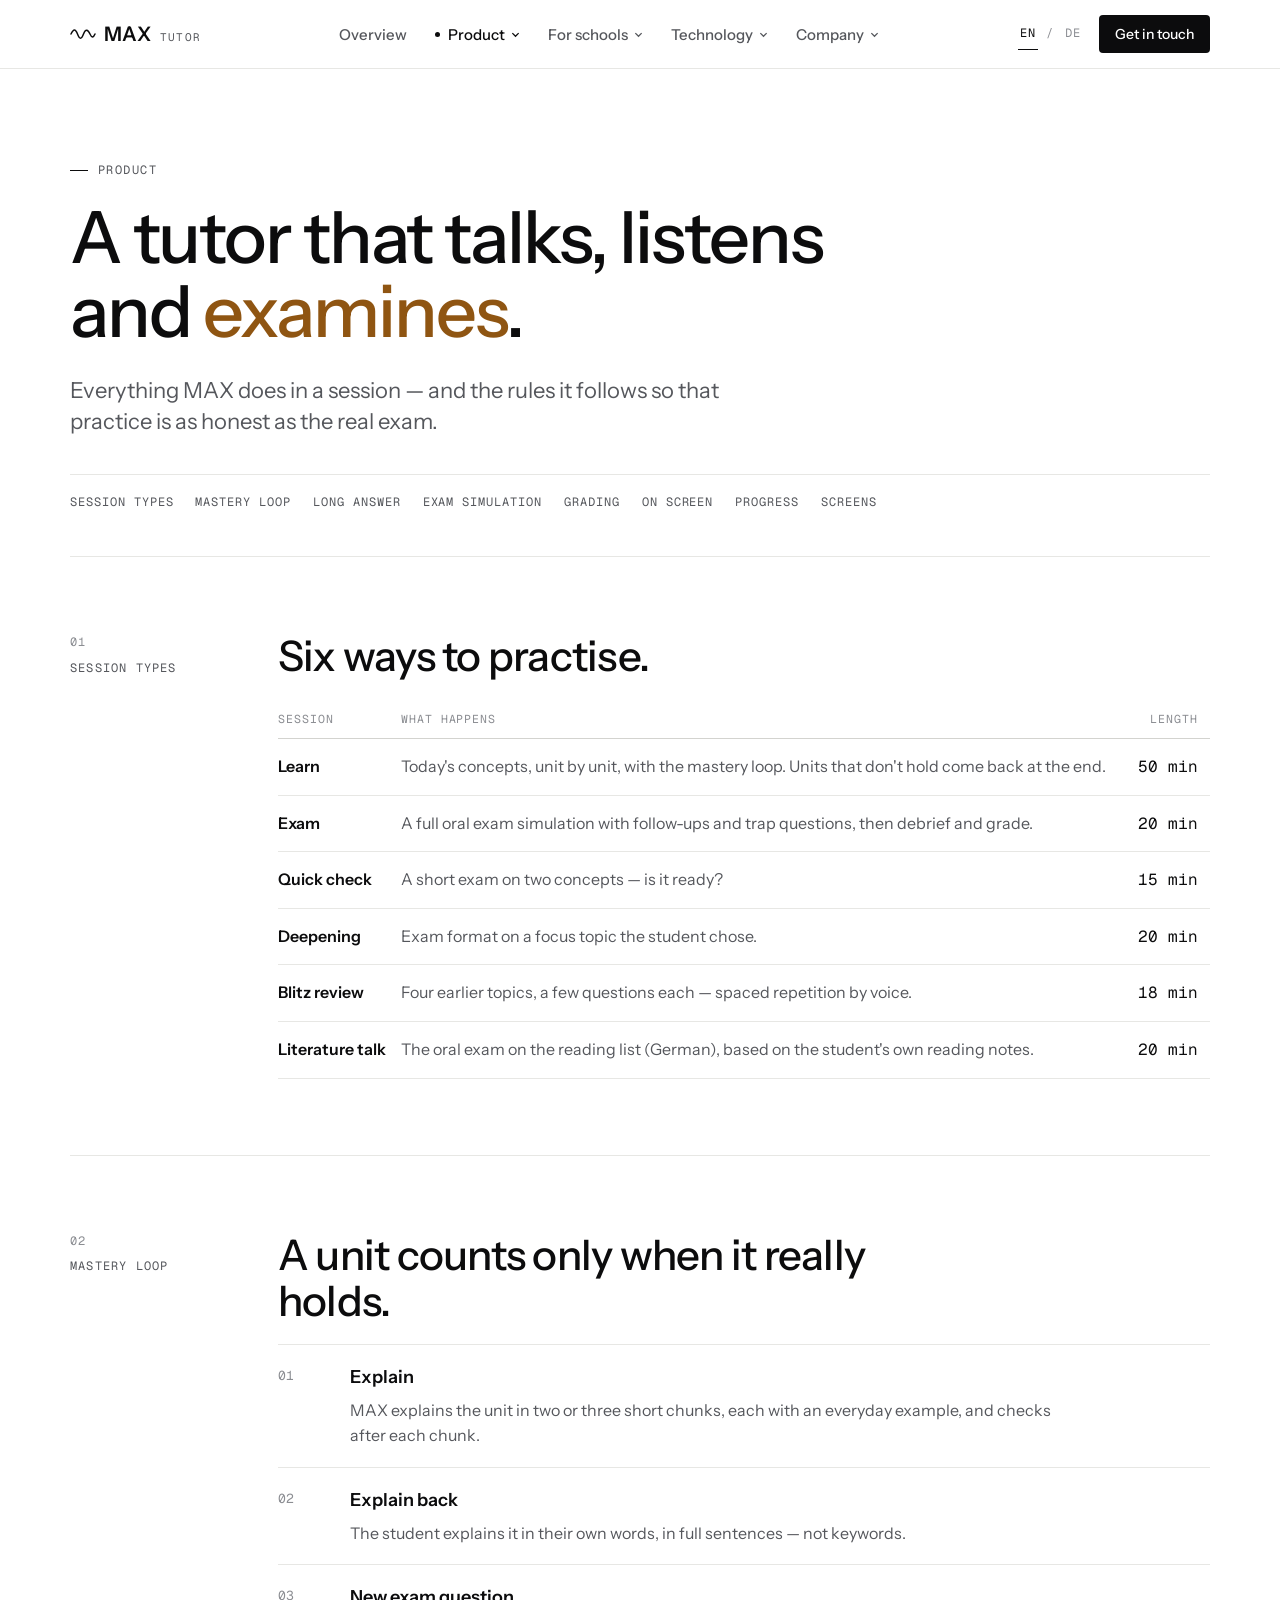
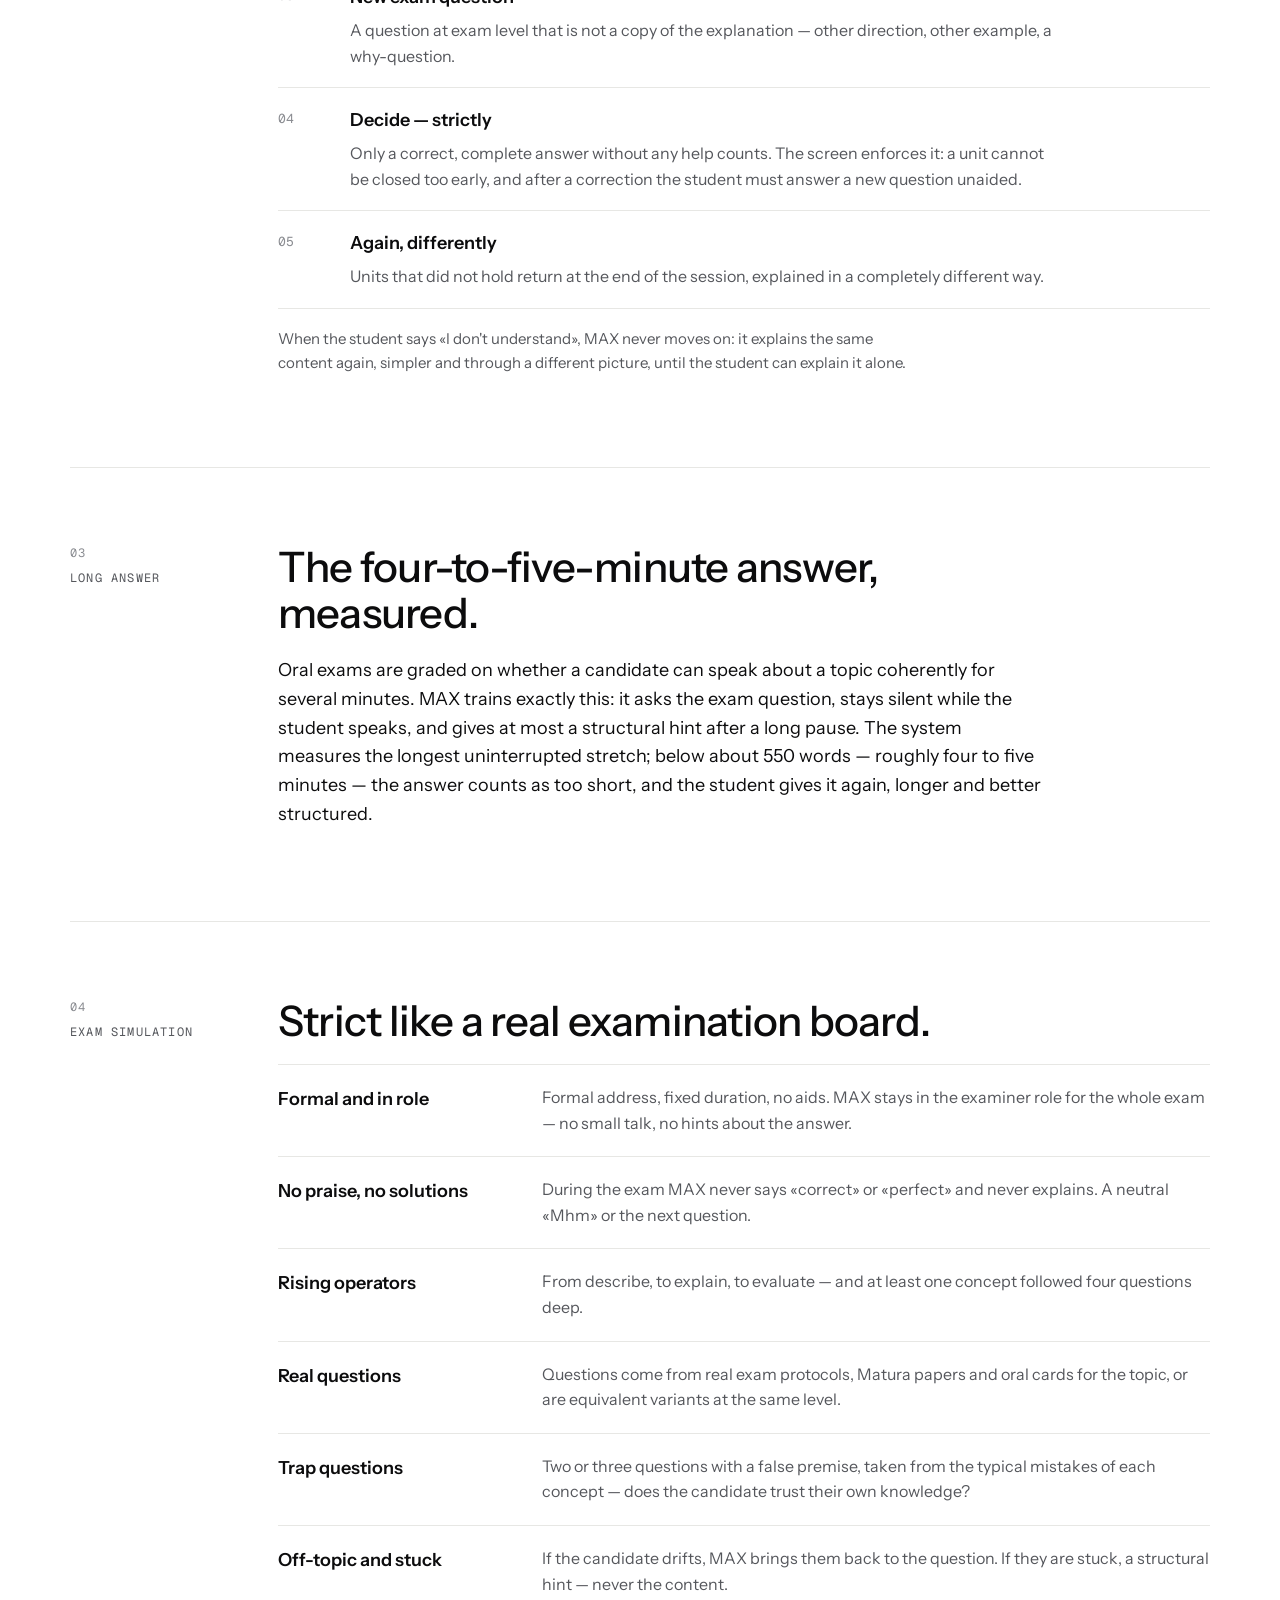
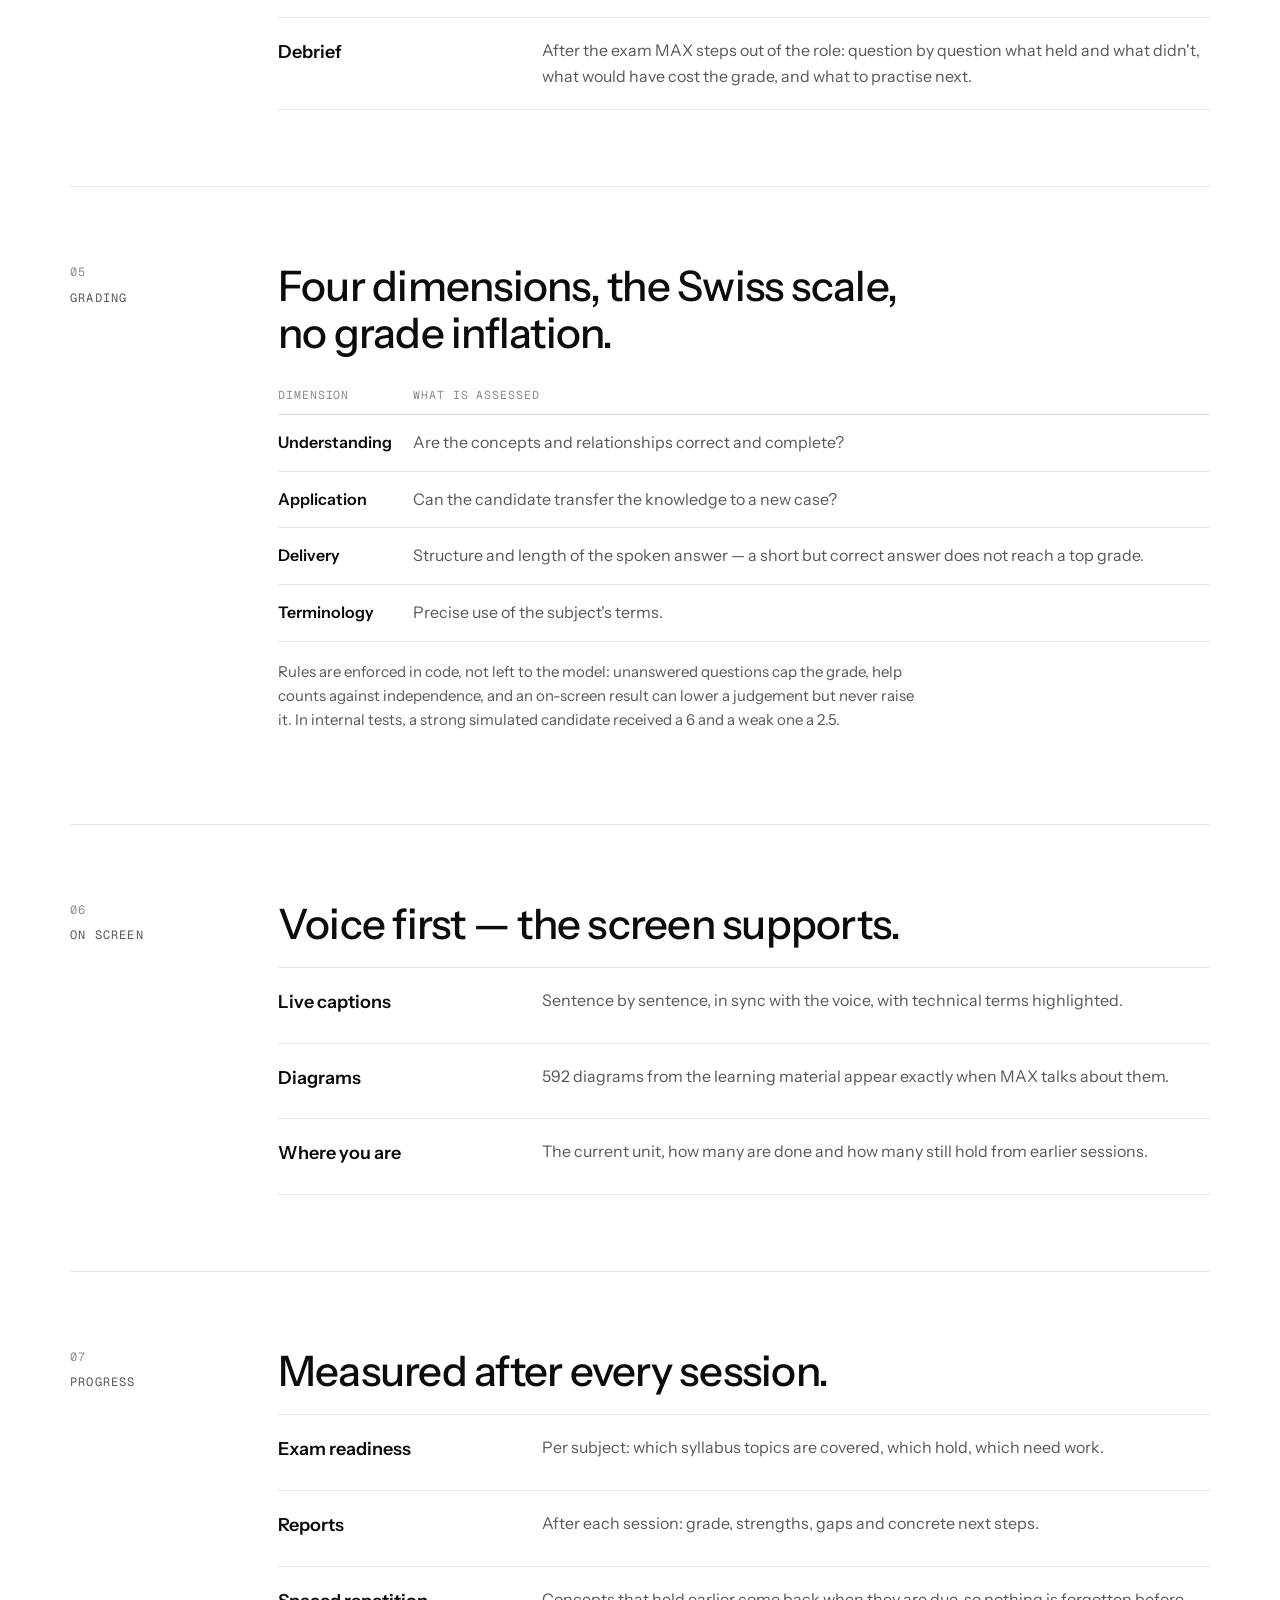
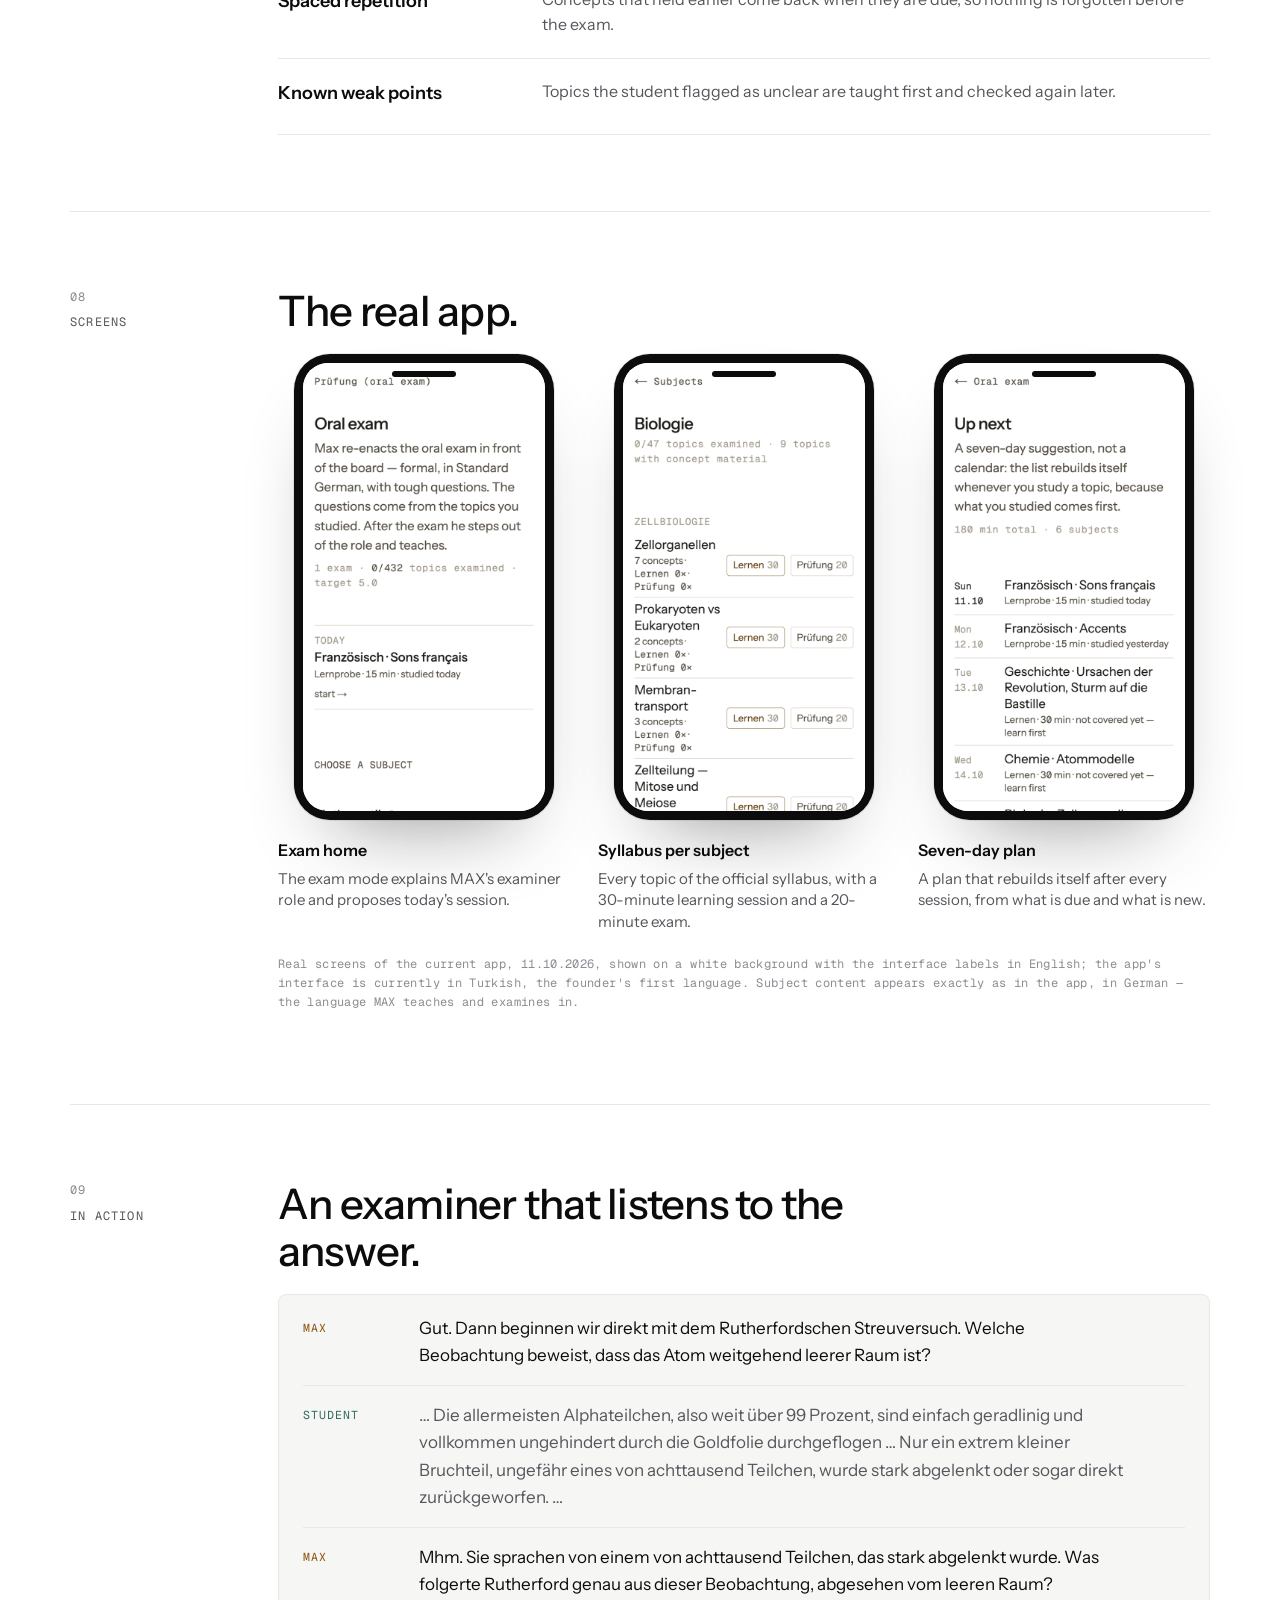
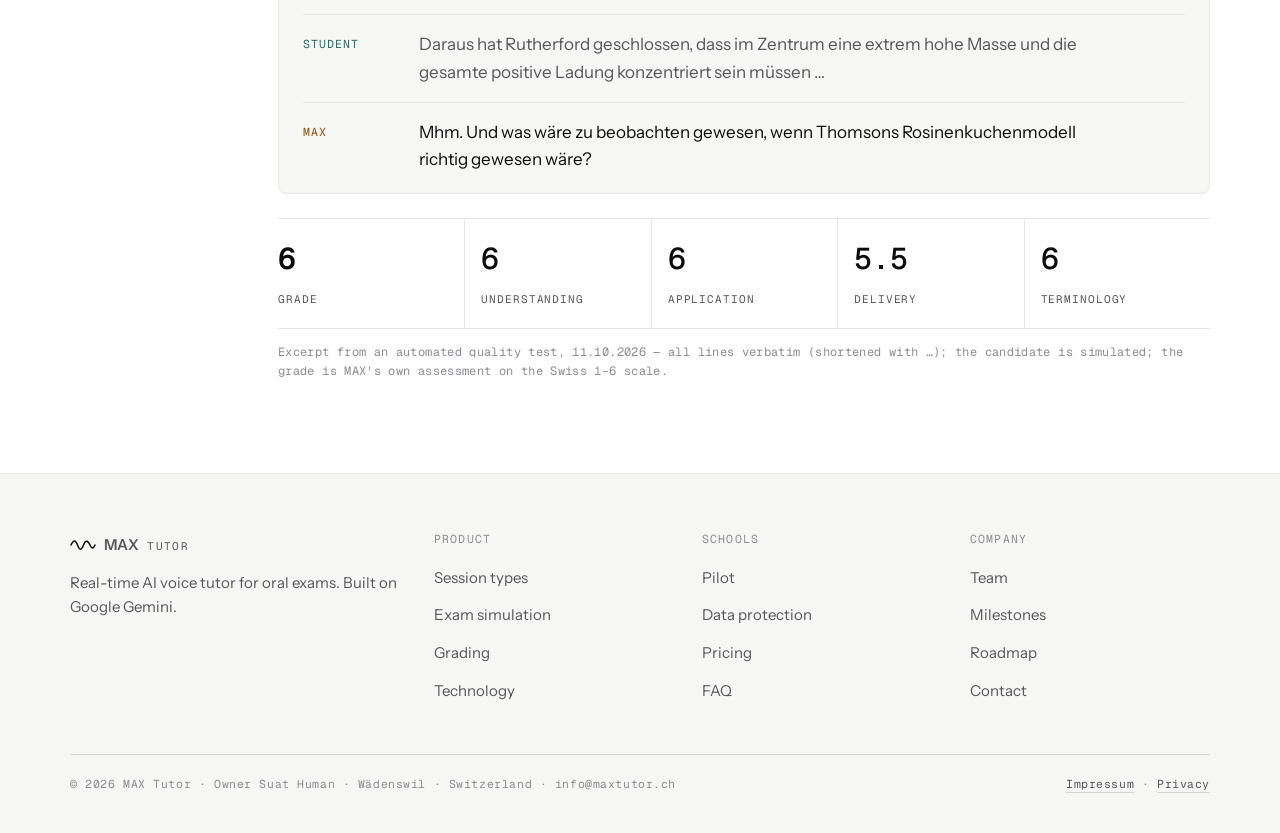
<file: product.html>
<!doctype html>
<html lang="en">
<head>
<meta charset="utf-8">
<meta name="viewport" content="width=device-width, initial-scale=1, viewport-fit=cover">
<title>Product — MAX Tutor</title>
<meta name="description" content="Session types, mastery loop, long-answer training, oral exam simulation and grading in MAX Tutor.">
<meta property="og:title" content="Product — MAX Tutor">
<meta property="og:description" content="Session types, mastery loop, long-answer training, oral exam simulation and grading in MAX Tutor.">
<meta property="og:type" content="website">
<meta property="og:image" content="https://maxtutor.ch/og.png">
<link rel="canonical" href="https://maxtutor.ch/product.html">
<meta name="twitter:card" content="summary_large_image">
<meta name="theme-color" content="#FFFFFF">
<link rel="icon" href="data:image/svg+xml,%3Csvg xmlns='http://www.w3.org/2000/svg' viewBox='0 0 64 64'%3E%3Crect width='64' height='64' fill='%23FFFFFF'/%3E%3Cpath d='M6 32 C14 14 20 14 26 32 S38 50 44 32 S54 18 58 32' fill='none' stroke='%230C0C0D' stroke-width='5' stroke-linecap='round'/%3E%3C/svg%3E">
<link rel="preconnect" href="https://fonts.googleapis.com">
<link rel="preconnect" href="https://fonts.gstatic.com" crossorigin>
<link href="https://fonts.googleapis.com/css2?family=Instrument+Sans:wght@400;500;600&family=Geist+Mono:wght@400;500&display=swap" rel="stylesheet">
<link rel="stylesheet" href="assets/site.css">
</head>
<body data-lang="en">
<a class="skip" href="#main"><span class="en">Skip to content</span><span class="de">Zum Inhalt</span></a>
<header class="site-header">
  <div class="wrap">
    <div class="bar">
      <a class="mark" href="index.html" aria-label="MAX Tutor"><svg viewBox="0 0 52 28" aria-hidden="true"><path d="M2 14 C7 3 11 3 15 14 S23 25 27 14 S36 5 40 14 S47 21 50 14" fill="none" stroke="#0C0C0D" stroke-width="3" stroke-linecap="round"/></svg>MAX<span>Tutor</span></a>
      <nav class="nav" aria-label="Main"><a href="index.html"><span class="en">Overview</span><span class="de">Übersicht</span></a><div class="dd current"><button class="dd-btn" type="button" aria-expanded="false"><span class="en">Product</span><span class="de">Produkt</span><svg class="chev" viewBox="0 0 10 10" aria-hidden="true"><path d="M1.5 3.5 5 7l3.5-3.5" fill="none" stroke="currentColor" stroke-width="1.4"/></svg></button><div class="dd-panel"><a href="product.html#sessions"><b><span class="en">Session types</span><span class="de">Sitzungsarten</span></b><small><span class="en">Six ways to practise</span><span class="de">Sechs Arten zu üben</span></small></a><a href="product.html#loop"><b><span class="en">Mastery loop</span><span class="de">Lernschleife</span></b><small><span class="en">A unit counts only when it holds</span><span class="de">Zählt erst, wenn es sitzt</span></small></a><a href="product.html#long"><b><span class="en">Long answer</span><span class="de">Langantwort</span></b><small><span class="en">Four to five minutes, measured</span><span class="de">Vier bis fünf Minuten, gemessen</span></small></a><a href="product.html#exam"><b><span class="en">Exam simulation</span><span class="de">Prüfungssimulation</span></b><small><span class="en">Strict like a real board</span><span class="de">Streng wie eine Kommission</span></small></a><a href="product.html#grading"><b><span class="en">Grading</span><span class="de">Bewertung</span></b><small><span class="en">Four dimensions, Swiss scale</span><span class="de">Vier Dimensionen, Skala 1–6</span></small></a><a href="product.html#screens"><b><span class="en">Screens</span><span class="de">Bildschirme</span></b><small><span class="en">The real app</span><span class="de">Die echte App</span></small></a><a class="all" href="product.html"><span class="en">All of Product →</span><span class="de">Alles zu Produkt →</span></a></div></div><div class="dd"><button class="dd-btn" type="button" aria-expanded="false"><span class="en">For schools</span><span class="de">Für Schulen</span><svg class="chev" viewBox="0 0 10 10" aria-hidden="true"><path d="M1.5 3.5 5 7l3.5-3.5" fill="none" stroke="currentColor" stroke-width="1.4"/></svg></button><div class="dd-panel"><a href="schools.html#value"><b><span class="en">Value</span><span class="de">Nutzen</span></b><small><span class="en">What MAX adds to a school</span><span class="de">Was MAX einer Schule bringt</span></small></a><a href="schools.html#pilot"><b><span class="en">Pilot</span><span class="de">Pilot</span></b><small><span class="en">How a pilot runs</span><span class="de">So läuft ein Pilot</span></small></a><a href="schools.html#privacy"><b><span class="en">Data protection</span><span class="de">Datenschutz</span></b><small><span class="en">Principles before the first pilot</span><span class="de">Grundsätze vor dem Pilot</span></small></a><a href="schools.html#pricing"><b><span class="en">Pricing</span><span class="de">Preise</span></b><small><span class="en">Schools pay, students don't</span><span class="de">Die Schule zahlt</span></small></a><a href="schools.html#faq"><b><span class="en">FAQ</span><span class="de">FAQ</span></b><small><span class="en">Questions schools ask first</span><span class="de">Was Schulen zuerst fragen</span></small></a><a class="all" href="schools.html"><span class="en">All of For schools →</span><span class="de">Alles zu Für Schulen →</span></a></div></div><div class="dd right"><button class="dd-btn" type="button" aria-expanded="false"><span class="en">Technology</span><span class="de">Technologie</span><svg class="chev" viewBox="0 0 10 10" aria-hidden="true"><path d="M1.5 3.5 5 7l3.5-3.5" fill="none" stroke="currentColor" stroke-width="1.4"/></svg></button><div class="dd-panel"><a href="technology.html#architecture"><b><span class="en">Architecture</span><span class="de">Architektur</span></b><small><span class="en">AI is the core, not a layer</span><span class="de">KI ist der Kern</span></small></a><a href="technology.html#curriculum"><b><span class="en">Curriculum engine</span><span class="de">Lehrplan-Engine</span></b><small><span class="en">Nothing invented, all looked up</span><span class="de">Nichts erfunden</span></small></a><a href="technology.html#quality"><b><span class="en">Quality system</span><span class="de">Qualitätssystem</span></b><small><span class="en">48 rules, checked automatically</span><span class="de">48 Regeln, automatisch geprüft</span></small></a><a href="technology.html#cost"><b><span class="en">Cost engineering</span><span class="de">Kosten</span></b><small><span class="en">Real cost per session</span><span class="de">Echte Kosten pro Sitzung</span></small></a><a href="technology.html#reliability"><b><span class="en">Reliability</span><span class="de">Zuverlässigkeit</span></b><small><span class="en">Long sessions, no interruptions</span><span class="de">Lange Sitzungen ohne Unterbruch</span></small></a><a class="all" href="technology.html"><span class="en">All of Technology →</span><span class="de">Alles zu Technologie →</span></a></div></div><div class="dd right"><button class="dd-btn" type="button" aria-expanded="false"><span class="en">Company</span><span class="de">Unternehmen</span><svg class="chev" viewBox="0 0 10 10" aria-hidden="true"><path d="M1.5 3.5 5 7l3.5-3.5" fill="none" stroke="currentColor" stroke-width="1.4"/></svg></button><div class="dd-panel"><a href="company.html#mission"><b><span class="en">Mission</span><span class="de">Mission</span></b><small><span class="en">Speaking practice for everyone</span><span class="de">Sprechtraining für alle</span></small></a><a href="company.html#team"><b><span class="en">Team</span><span class="de">Team</span></b><small><span class="en">Who builds MAX</span><span class="de">Wer MAX baut</span></small></a><a href="company.html#milestones"><b><span class="en">Milestones</span><span class="de">Meilensteine</span></b><small><span class="en">July to October 2026</span><span class="de">Juli bis Oktober 2026</span></small></a><a href="company.html#roadmap"><b><span class="en">Roadmap</span><span class="de">Roadmap</span></b><small><span class="en">From one student to schools</span><span class="de">Zu ganzen Schulen</span></small></a><a href="company.html#contact"><b><span class="en">Contact</span><span class="de">Kontakt</span></b><small><span class="en">Schools, partners, investors</span><span class="de">Schulen, Partner, Investoren</span></small></a><a class="all" href="company.html"><span class="en">All of Company →</span><span class="de">Alles zu Unternehmen →</span></a></div></div></nav>
      <div class="tools">
        <div class="lang" role="group" aria-label="Language"><button type="button" data-set="en" aria-pressed="true">EN</button> / <button type="button" data-set="de" aria-pressed="false">DE</button></div>
        <a class="cta" href="company.html#contact"><span class="en">Get in touch</span><span class="de">Kontakt</span></a>
        <button class="menu-btn" type="button" aria-expanded="false" aria-controls="drawer"><i></i><span class="en">Menu</span><span class="de">Menü</span></button>
      </div>
    </div>
    <div class="drawer" id="drawer"><div class="drawer-inner"><div class="acc"><a href="index.html"><span class="en">Overview</span><span class="de">Übersicht</span></a></div><div class="acc"><button class="acc-btn" type="button" aria-expanded="false"><span class="en">Product</span><span class="de">Produkt</span><svg class="chev" viewBox="0 0 10 10" aria-hidden="true"><path d="M1.5 3.5 5 7l3.5-3.5" fill="none" stroke="currentColor" stroke-width="1.4"/></svg></button><div class="acc-panel"><a href="product.html"><span class="en">Overview</span><span class="de">Überblick</span></a><a href="product.html#sessions"><span class="en">Session types</span><span class="de">Sitzungsarten</span></a><a href="product.html#loop"><span class="en">Mastery loop</span><span class="de">Lernschleife</span></a><a href="product.html#long"><span class="en">Long answer</span><span class="de">Langantwort</span></a><a href="product.html#exam"><span class="en">Exam simulation</span><span class="de">Prüfungssimulation</span></a><a href="product.html#grading"><span class="en">Grading</span><span class="de">Bewertung</span></a><a href="product.html#screens"><span class="en">Screens</span><span class="de">Bildschirme</span></a></div></div><div class="acc"><button class="acc-btn" type="button" aria-expanded="false"><span class="en">For schools</span><span class="de">Für Schulen</span><svg class="chev" viewBox="0 0 10 10" aria-hidden="true"><path d="M1.5 3.5 5 7l3.5-3.5" fill="none" stroke="currentColor" stroke-width="1.4"/></svg></button><div class="acc-panel"><a href="schools.html"><span class="en">Overview</span><span class="de">Überblick</span></a><a href="schools.html#value"><span class="en">Value</span><span class="de">Nutzen</span></a><a href="schools.html#pilot"><span class="en">Pilot</span><span class="de">Pilot</span></a><a href="schools.html#privacy"><span class="en">Data protection</span><span class="de">Datenschutz</span></a><a href="schools.html#pricing"><span class="en">Pricing</span><span class="de">Preise</span></a><a href="schools.html#faq"><span class="en">FAQ</span><span class="de">FAQ</span></a></div></div><div class="acc"><button class="acc-btn" type="button" aria-expanded="false"><span class="en">Technology</span><span class="de">Technologie</span><svg class="chev" viewBox="0 0 10 10" aria-hidden="true"><path d="M1.5 3.5 5 7l3.5-3.5" fill="none" stroke="currentColor" stroke-width="1.4"/></svg></button><div class="acc-panel"><a href="technology.html"><span class="en">Overview</span><span class="de">Überblick</span></a><a href="technology.html#architecture"><span class="en">Architecture</span><span class="de">Architektur</span></a><a href="technology.html#curriculum"><span class="en">Curriculum engine</span><span class="de">Lehrplan-Engine</span></a><a href="technology.html#quality"><span class="en">Quality system</span><span class="de">Qualitätssystem</span></a><a href="technology.html#cost"><span class="en">Cost engineering</span><span class="de">Kosten</span></a><a href="technology.html#reliability"><span class="en">Reliability</span><span class="de">Zuverlässigkeit</span></a></div></div><div class="acc"><button class="acc-btn" type="button" aria-expanded="false"><span class="en">Company</span><span class="de">Unternehmen</span><svg class="chev" viewBox="0 0 10 10" aria-hidden="true"><path d="M1.5 3.5 5 7l3.5-3.5" fill="none" stroke="currentColor" stroke-width="1.4"/></svg></button><div class="acc-panel"><a href="company.html"><span class="en">Overview</span><span class="de">Überblick</span></a><a href="company.html#mission"><span class="en">Mission</span><span class="de">Mission</span></a><a href="company.html#team"><span class="en">Team</span><span class="de">Team</span></a><a href="company.html#milestones"><span class="en">Milestones</span><span class="de">Meilensteine</span></a><a href="company.html#roadmap"><span class="en">Roadmap</span><span class="de">Roadmap</span></a><a href="company.html#contact"><span class="en">Contact</span><span class="de">Kontakt</span></a></div></div><a class="cta" href="company.html#contact"><span class="en">Get in touch</span><span class="de">Kontakt</span></a></div></div>
  </div>
</header>
<main id="main">
<div class="wrap">
<div class="page-head"><p class="eyebrow"><span class="en">Product</span><span class="de">Produkt</span></p><h1><span class="en">A tutor that talks, listens and <em>examines</em>.</span><span class="de">Ein Tutor, der spricht, zuhört und <em>prüft</em>.</span></h1><p class="intro"><span class="en">Everything MAX does in a session — and the rules it follows so that practice is as honest as the real exam.</span><span class="de">Alles, was MAX in einer Sitzung tut — und die Regeln, mit denen das Üben so ehrlich ist wie die echte Prüfung.</span></p><nav class="toc" aria-label="On this page"><a href="#sessions"><span class="en">Session types</span><span class="de">Sitzungsarten</span></a><a href="#loop"><span class="en">Mastery loop</span><span class="de">Lernschleife</span></a><a href="#long"><span class="en">Long answer</span><span class="de">Langantwort</span></a><a href="#exam"><span class="en">Exam simulation</span><span class="de">Prüfungssimulation</span></a><a href="#grading"><span class="en">Grading</span><span class="de">Bewertung</span></a><a href="#screen"><span class="en">On screen</span><span class="de">Bildschirm</span></a><a href="#progress"><span class="en">Progress</span><span class="de">Fortschritt</span></a><a href="#screens"><span class="en">Screens</span><span class="de">Bildschirme</span></a></nav></div>
<section class="block" id="sessions"><div class="label"><b>01</b><span class="en">Session types</span><span class="de">Sitzungsarten</span></div><div><h2><span class="en">Six ways to practise.</span><span class="de">Sechs Arten zu üben.</span></h2><table class="data">
<tr><th><span class="en">Session</span><span class="de">Sitzung</span></th><th><span class="en">What happens</span><span class="de">Was passiert</span></th><th class="r"><span class="en">Length</span><span class="de">Dauer</span></th></tr>
<tr><td><span class="en">Learn</span><span class="de">Lernen</span></td><td><span class="en">Today's concepts, unit by unit, with the mastery loop. Units that don't hold come back at the end.</span><span class="de">Die Begriffe des Tages, Einheit für Einheit, mit der Lernschleife. Was nicht sitzt, kommt am Ende nochmals.</span></td><td class="num">50 min</td></tr>
<tr><td><span class="en">Exam</span><span class="de">Prüfung</span></td><td><span class="en">A full oral exam simulation with follow-ups and trap questions, then debrief and grade.</span><span class="de">Eine vollständige mündliche Prüfungssimulation mit Nachfragen und Fangfragen, danach Besprechung und Note.</span></td><td class="num">20 min</td></tr>
<tr><td><span class="en">Quick check</span><span class="de">Lernprobe</span></td><td><span class="en">A short exam on two concepts — is it ready?</span><span class="de">Eine kurze Prüfung zu zwei Begriffen — sitzt es?</span></td><td class="num">15 min</td></tr>
<tr><td><span class="en">Deepening</span><span class="de">Vertiefung</span></td><td><span class="en">Exam format on a focus topic the student chose.</span><span class="de">Prüfungsformat zu einem selbst gewählten Schwerpunkt.</span></td><td class="num">20 min</td></tr>
<tr><td><span class="en">Blitz review</span><span class="de">Blitz-Wiederholung</span></td><td><span class="en">Four earlier topics, a few questions each — spaced repetition by voice.</span><span class="de">Vier frühere Themen, je einige Fragen — Wiederholung im Gespräch.</span></td><td class="num">18 min</td></tr>
<tr><td><span class="en">Literature talk</span><span class="de">Werkgespräch</span></td><td><span class="en">The oral exam on the reading list (German), based on the student's own reading notes.</span><span class="de">Die mündliche Prüfung zur Werkliste (Deutsch), auf Basis der eigenen Lesenotizen.</span></td><td class="num">20 min</td></tr>
</table></div></section>
<section class="block" id="loop"><div class="label"><b>02</b><span class="en">Mastery loop</span><span class="de">Lernschleife</span></div><div><h2><span class="en">A unit counts only when it really holds.</span><span class="de">Eine Einheit zählt erst, wenn sie wirklich sitzt.</span></h2>
<div class="steps">
<div class="step"><div><h3><span class="en">Explain</span><span class="de">Erklären</span></h3><p><span class="en">MAX explains the unit in two or three short chunks, each with an everyday example, and checks after each chunk.</span><span class="de">MAX erklärt die Einheit in zwei, drei kurzen Häppchen, jeweils mit einem Alltagsbeispiel, und fragt nach jedem Häppchen nach.</span></p></div></div>
<div class="step"><div><h3><span class="en">Explain back</span><span class="de">Zurückerklären</span></h3><p><span class="en">The student explains it in their own words, in full sentences — not keywords.</span><span class="de">Der Schüler erklärt es in eigenen Worten und ganzen Sätzen — nicht in Stichworten.</span></p></div></div>
<div class="step"><div><h3><span class="en">New exam question</span><span class="de">Neue Prüfungsfrage</span></h3><p><span class="en">A question at exam level that is not a copy of the explanation — other direction, other example, a why-question.</span><span class="de">Eine Frage auf Prüfungsniveau, die nicht das Erklärte wiederholt — andere Richtung, anderes Beispiel, eine Warum-Frage.</span></p></div></div>
<div class="step"><div><h3><span class="en">Decide — strictly</span><span class="de">Entscheiden — streng</span></h3><p><span class="en">Only a correct, complete answer without any help counts. The screen enforces it: a unit cannot be closed too early, and after a correction the student must answer a new question unaided.</span><span class="de">Nur eine richtige, vollständige Antwort ohne Hilfe zählt. Der Bildschirm erzwingt das: Eine Einheit kann nicht zu früh abgeschlossen werden, und nach einer Korrektur muss der Schüler eine neue Frage ohne Hilfe beantworten.</span></p></div></div>
<div class="step"><div><h3><span class="en">Again, differently</span><span class="de">Nochmal, anders</span></h3><p><span class="en">Units that did not hold return at the end of the session, explained in a completely different way.</span><span class="de">Einheiten, die nicht sassen, kommen am Ende der Sitzung zurück — ganz anders erklärt.</span></p></div></div>
</div>
<p class="quiet small" style="margin-top:18px"><span class="en">When the student says «I don't understand», MAX never moves on: it explains the same content again, simpler and through a different picture, until the student can explain it alone.</span><span class="de">Sagt der Schüler «Ich verstehe es nicht», geht MAX nie weiter: Er erklärt denselben Inhalt nochmals, einfacher und über ein anderes Bild, bis der Schüler es selbst erklären kann.</span></p></div></section>
<section class="block" id="long"><div class="label"><b>03</b><span class="en">Long answer</span><span class="de">Langantwort</span></div><div><h2><span class="en">The four-to-five-minute answer, measured.</span><span class="de">Die Antwort am Stück, gemessen.</span></h2>
<p><span class="en">Oral exams are graded on whether a candidate can speak about a topic coherently for several minutes. MAX trains exactly this: it asks the exam question, stays silent while the student speaks, and gives at most a structural hint after a long pause. The system measures the longest uninterrupted stretch; below about 550 words — roughly four to five minutes — the answer counts as too short, and the student gives it again, longer and better structured.</span><span class="de">Mündliche Prüfungen bewerten, ob jemand mehrere Minuten zusammenhängend über ein Thema sprechen kann. Genau das trainiert MAX: Er stellt die Prüfungsfrage, schweigt während der Antwort und gibt erst nach einer langen Pause einen Gliederungshinweis. Das System misst die längste Strecke am Stück; unter etwa 550 Wörtern — rund vier bis fünf Minuten — gilt die Antwort als zu kurz, und der Schüler hält sie nochmals, länger und besser gegliedert.</span></p></div></section>
<section class="block" id="exam"><div class="label"><b>04</b><span class="en">Exam simulation</span><span class="de">Prüfungssimulation</span></div><div><h2><span class="en">Strict like a real examination board.</span><span class="de">Streng wie eine echte Kommission.</span></h2>
<div class="rows">
<div class="row"><div><h3><span class="en">Formal and in role</span><span class="de">Formell und in der Rolle</span></h3></div><p><span class="en">Formal address, fixed duration, no aids. MAX stays in the examiner role for the whole exam — no small talk, no hints about the answer.</span><span class="de">Sie-Form, feste Dauer, keine Hilfsmittel. MAX bleibt die ganze Prüfung in der Rolle — kein Smalltalk, keine Hinweise auf die Lösung.</span></p></div>
<div class="row"><div><h3><span class="en">No praise, no solutions</span><span class="de">Kein Lob, keine Lösungen</span></h3></div><p><span class="en">During the exam MAX never says «correct» or «perfect» and never explains. A neutral «Mhm» or the next question.</span><span class="de">Während der Prüfung sagt MAX nie «richtig» oder «perfekt» und erklärt nichts. Ein neutrales «Mhm» oder die nächste Frage.</span></p></div>
<div class="row"><div><h3><span class="en">Rising operators</span><span class="de">Steigende Operatoren</span></h3></div><p><span class="en">From describe, to explain, to evaluate — and at least one concept followed four questions deep.</span><span class="de">Von beschreiben über erklären zu beurteilen — und mindestens ein Begriff vier Nachfragen tief.</span></p></div>
<div class="row"><div><h3><span class="en">Real questions</span><span class="de">Echte Fragen</span></h3></div><p><span class="en">Questions come from real exam protocols, Matura papers and oral cards for the topic, or are equivalent variants at the same level.</span><span class="de">Die Fragen stammen aus echten Prüfungsprotokollen, Maturaaufgaben und Prüfungskarten zum Thema — oder sind gleichwertige Varianten auf demselben Niveau.</span></p></div>
<div class="row"><div><h3><span class="en">Trap questions</span><span class="de">Fangfragen</span></h3></div><p><span class="en">Two or three questions with a false premise, taken from the typical mistakes of each concept — does the candidate trust their own knowledge?</span><span class="de">Zwei, drei Fragen mit falscher Prämisse, aus den typischen Fehlern jedes Begriffs — traut der Kandidat seinem eigenen Wissen?</span></p></div>
<div class="row"><div><h3><span class="en">Off-topic and stuck</span><span class="de">Abschweifen und Stocken</span></h3></div><p><span class="en">If the candidate drifts, MAX brings them back to the question. If they are stuck, a structural hint — never the content.</span><span class="de">Schweift der Kandidat ab, führt MAX zur Frage zurück. Stockt er, kommt ein Gliederungshinweis — nie der Inhalt.</span></p></div>
<div class="row"><div><h3><span class="en">Debrief</span><span class="de">Besprechung</span></h3></div><p><span class="en">After the exam MAX steps out of the role: question by question what held and what didn't, what would have cost the grade, and what to practise next.</span><span class="de">Nach der Prüfung tritt MAX aus der Rolle: Frage für Frage, was sass und was nicht, was die Note gekostet hätte und was als Nächstes zu üben ist.</span></p></div>
</div></div></section>
<section class="block" id="grading"><div class="label"><b>05</b><span class="en">Grading</span><span class="de">Bewertung</span></div><div><h2><span class="en">Four dimensions, the Swiss scale, no grade inflation.</span><span class="de">Vier Dimensionen, Schweizer Skala, keine Gefälligkeitsnoten.</span></h2>
<table class="data">
<tr><th><span class="en">Dimension</span><span class="de">Dimension</span></th><th><span class="en">What is assessed</span><span class="de">Was bewertet wird</span></th></tr>
<tr><td><span class="en">Understanding</span><span class="de">Verständnis</span></td><td><span class="en">Are the concepts and relationships correct and complete?</span><span class="de">Sind Begriffe und Zusammenhänge richtig und vollständig?</span></td></tr>
<tr><td><span class="en">Application</span><span class="de">Anwendung</span></td><td><span class="en">Can the candidate transfer the knowledge to a new case?</span><span class="de">Kann der Kandidat das Wissen auf einen neuen Fall übertragen?</span></td></tr>
<tr><td><span class="en">Delivery</span><span class="de">Darstellung</span></td><td><span class="en">Structure and length of the spoken answer — a short but correct answer does not reach a top grade.</span><span class="de">Aufbau und Länge der gesprochenen Antwort — eine kurze, aber richtige Antwort erreicht keine Bestnote.</span></td></tr>
<tr><td><span class="en">Terminology</span><span class="de">Fachsprache</span></td><td><span class="en">Precise use of the subject's terms.</span><span class="de">Präziser Gebrauch der Fachbegriffe.</span></td></tr>
</table>
<p class="quiet small" style="margin-top:18px"><span class="en">Rules are enforced in code, not left to the model: unanswered questions cap the grade, help counts against independence, and an on-screen result can lower a judgement but never raise it. In internal tests, a strong simulated candidate received a 6 and a weak one a 2.5.</span><span class="de">Regeln werden im Code durchgesetzt, nicht dem Modell überlassen: Unbeantwortete Fragen begrenzen die Note, Hilfe zählt gegen die Selbstständigkeit, und ein Ergebnis auf dem Bildschirm kann ein Urteil senken, nie heben. In internen Tests erhielt ein starker simulierter Kandidat eine 6, ein schwacher eine 2,5.</span></p></div></section>
<section class="block" id="screen"><div class="label"><b>06</b><span class="en">On screen</span><span class="de">Bildschirm</span></div><div><h2><span class="en">Voice first — the screen supports.</span><span class="de">Zuerst die Stimme — der Bildschirm hilft.</span></h2>
<div class="rows">
<div class="row"><div><h3><span class="en">Live captions</span><span class="de">Live-Untertitel</span></h3></div><p><span class="en">Sentence by sentence, in sync with the voice, with technical terms highlighted.</span><span class="de">Satz für Satz, synchron zur Stimme, mit hervorgehobenen Fachbegriffen.</span></p></div>
<div class="row"><div><h3><span class="en">Diagrams</span><span class="de">Abbildungen</span></h3></div><p><span class="en">592 diagrams from the learning material appear exactly when MAX talks about them.</span><span class="de">592 Abbildungen aus dem Lernmaterial erscheinen genau dann, wenn MAX darüber spricht.</span></p></div>
<div class="row"><div><h3><span class="en">Where you are</span><span class="de">Wo man steht</span></h3></div><p><span class="en">The current unit, how many are done and how many still hold from earlier sessions.</span><span class="de">Die aktuelle Einheit, wie viele erledigt sind und wie viele aus früheren Sitzungen noch sitzen.</span></p></div>
</div></div></section>
<section class="block" id="progress"><div class="label"><b>07</b><span class="en">Progress</span><span class="de">Fortschritt</span></div><div><h2><span class="en">Measured after every session.</span><span class="de">Nach jeder Sitzung gemessen.</span></h2>
<div class="rows">
<div class="row"><div><h3><span class="en">Exam readiness</span><span class="de">Prüfungsbereitschaft</span></h3></div><p><span class="en">Per subject: which syllabus topics are covered, which hold, which need work.</span><span class="de">Pro Fach: welche Lehrplanthemen abgedeckt sind, welche sitzen, welche Arbeit brauchen.</span></p></div>
<div class="row"><div><h3><span class="en">Reports</span><span class="de">Berichte</span></h3></div><p><span class="en">After each session: grade, strengths, gaps and concrete next steps.</span><span class="de">Nach jeder Sitzung: Note, Stärken, Lücken und konkrete nächste Schritte.</span></p></div>
<div class="row"><div><h3><span class="en">Spaced repetition</span><span class="de">Wiederholung</span></h3></div><p><span class="en">Concepts that held earlier come back when they are due, so nothing is forgotten before the exam.</span><span class="de">Begriffe, die schon sassen, kommen wieder, wenn sie fällig sind — damit vor der Prüfung nichts verloren geht.</span></p></div>
<div class="row"><div><h3><span class="en">Known weak points</span><span class="de">Bekannte Schwachstellen</span></h3></div><p><span class="en">Topics the student flagged as unclear are taught first and checked again later.</span><span class="de">Themen, die der Schüler als unklar gemeldet hat, kommen zuerst und werden später erneut geprüft.</span></p></div>
</div></div></section>
<section class="block" id="screens"><div class="label"><b>08</b><span class="en">Screens</span><span class="de">Bildschirme</span></div><div><h2><span class="en">The real app.</span><span class="de">Die echte App.</span></h2><div class="screens">
<figure><div class="phone"><img src="assets/screens/exam.png" alt="MAX app: oral exam home screen (interface labels in English)" loading="lazy"></div>
<figcaption><b><span class="en">Exam home</span><span class="de">Prüfungsstart</span></b><span class="d"><span class="en">The exam mode explains MAX's examiner role and proposes today's session.</span><span class="de">Der Prüfungsmodus erklärt MAX' Prüferrolle und schlägt die heutige Sitzung vor.</span></span></figcaption></figure>
<figure><div class="phone"><img src="assets/screens/subject.png" alt="MAX app: biology syllabus with Lernen and Prüfung per topic" loading="lazy"></div>
<figcaption><b><span class="en">Syllabus per subject</span><span class="de">Lehrplan pro Fach</span></b><span class="d"><span class="en">Every topic of the official syllabus, with a 30-minute learning session and a 20-minute exam.</span><span class="de">Jedes Thema des offiziellen Lehrplans, mit 30 Minuten Lernen und 20 Minuten Prüfung.</span></span></figcaption></figure>
<figure><div class="phone"><img src="assets/screens/plan.png" alt="MAX app: seven-day study plan" loading="lazy"></div>
<figcaption><b><span class="en">Seven-day plan</span><span class="de">Sieben-Tage-Plan</span></b><span class="d"><span class="en">A plan that rebuilds itself after every session, from what is due and what is new.</span><span class="de">Ein Plan, der sich nach jeder Sitzung neu aufbaut — aus Fälligem und Neuem.</span></span></figcaption></figure>
</div>
<p class="note"><span class="en">Real screens of the current app, 11.10.2026, shown on a white background with the interface labels in English; the app's interface is currently in Turkish, the founder's first language. Subject content appears exactly as in the app, in German — the language MAX teaches and examines in.</span><span class="de">Echte Bildschirme der aktuellen App, 11.10.2026, auf weissem Hintergrund und mit englisch beschrifteter Oberfläche; die App-Oberfläche ist derzeit auf Türkisch, der Erstsprache des Gründers. Fachinhalte erscheinen genau wie in der App, auf Deutsch — der Sprache, in der MAX unterrichtet und prüft.</span></p></div></section>
<section class="block"><div class="label"><b>09</b><span class="en">In action</span><span class="de">So klingt MAX</span></div><div><h2><span class="en">An examiner that listens to the answer.</span><span class="de">Ein Prüfer, der der Antwort zuhört.</span></h2><div class="dialog" lang="de">
  <div class="turn m"><span class="who">MAX</span><p>Gut. Dann beginnen wir direkt mit dem Rutherfordschen Streuversuch. Welche Beobachtung beweist, dass das Atom weitgehend leerer Raum ist?</p></div>
  <div class="turn y"><span class="who"><span class="en">Student</span><span class="de">Schüler</span></span><p>… Die allermeisten Alphateilchen, also weit über 99 Prozent, sind einfach geradlinig und vollkommen ungehindert durch die Goldfolie durchgeflogen … Nur ein extrem kleiner Bruchteil, ungefähr eines von achttausend Teilchen, wurde stark abgelenkt oder sogar direkt zurückgeworfen. …</p></div>
  <div class="turn m"><span class="who">MAX</span><p>Mhm. Sie sprachen von einem von achttausend Teilchen, das stark abgelenkt wurde. Was folgerte Rutherford genau aus dieser Beobachtung, abgesehen vom leeren Raum?</p></div>
  <div class="turn y"><span class="who"><span class="en">Student</span><span class="de">Schüler</span></span><p>Daraus hat Rutherford geschlossen, dass im Zentrum eine extrem hohe Masse und die gesamte positive Ladung konzentriert sein müssen …</p></div>
  <div class="turn m"><span class="who">MAX</span><p>Mhm. Und was wäre zu beobachten gewesen, wenn Thomsons Rosinenkuchenmodell richtig gewesen wäre?</p></div>
</div>
<div class="grade">
  <div><b class="num big">6</b><span><span class="en">grade</span><span class="de">Note</span></span></div>
  <div><b class="num">6</b><span><span class="en">understanding</span><span class="de">Verständnis</span></span></div>
  <div><b class="num">6</b><span><span class="en">application</span><span class="de">Anwendung</span></span></div>
  <div><b class="num">5.5</b><span><span class="en">delivery</span><span class="de">Darstellung</span></span></div>
  <div><b class="num">6</b><span><span class="en">terminology</span><span class="de">Fachsprache</span></span></div>
</div>
<p class="src"><span class="en">Excerpt from an automated quality test, 11.10.2026 — all lines verbatim (shortened with …); the candidate is simulated; the grade is MAX's own assessment on the Swiss 1–6 scale.</span><span class="de">Auszug aus einem automatischen Qualitätstest, 11.10.2026 — alle Zeilen wörtlich (gekürzt mit …); der Kandidat ist simuliert; die Note ist MAX' eigene Bewertung nach der Schweizer Skala 1–6.</span></p></div></section>
</div>
</main>
<footer class="site-footer">
  <div class="wrap">
    <div class="foot">
      <div><a class="mark" href="index.html"><svg viewBox="0 0 52 28" aria-hidden="true"><path d="M2 14 C7 3 11 3 15 14 S23 25 27 14 S36 5 40 14 S47 21 50 14" fill="none" stroke="#0C0C0D" stroke-width="3" stroke-linecap="round"/></svg>MAX<span>Tutor</span></a>
        <p style="margin-top:12px"><span class="en">Real-time AI voice tutor for oral exams. Built on Google Gemini.</span><span class="de">KI-Sprachtutor in Echtzeit für mündliche Prüfungen. Gebaut auf Google Gemini.</span></p></div>
      <div><h4><span class="en">Product</span><span class="de">Produkt</span></h4><ul>
        <li><a href="product.html#sessions"><span class="en">Session types</span><span class="de">Sitzungsarten</span></a></li>
        <li><a href="product.html#exam"><span class="en">Exam simulation</span><span class="de">Prüfungssimulation</span></a></li>
        <li><a href="product.html#grading"><span class="en">Grading</span><span class="de">Bewertung</span></a></li>
        <li><a href="technology.html"><span class="en">Technology</span><span class="de">Technologie</span></a></li></ul></div>
      <div><h4><span class="en">Schools</span><span class="de">Schulen</span></h4><ul>
        <li><a href="schools.html#pilot"><span class="en">Pilot</span><span class="de">Pilot</span></a></li>
        <li><a href="schools.html#privacy"><span class="en">Data protection</span><span class="de">Datenschutz</span></a></li>
        <li><a href="schools.html#pricing"><span class="en">Pricing</span><span class="de">Preise</span></a></li>
        <li><a href="schools.html#faq">FAQ</a></li></ul></div>
      <div><h4><span class="en">Company</span><span class="de">Unternehmen</span></h4><ul>
        <li><a href="company.html#team">Team</a></li>
        <li><a href="company.html#milestones"><span class="en">Milestones</span><span class="de">Meilensteine</span></a></li>
        <li><a href="company.html#roadmap">Roadmap</a></li>
        <li><a href="company.html#contact"><span class="en">Contact</span><span class="de">Kontakt</span></a></li></ul></div>
    </div>
    <div class="legal">
      <span>© 2026 MAX Tutor · <span class="en">Owner</span><span class="de">Inhaber</span> Suat Human · Wädenswil · <span class="en">Switzerland</span><span class="de">Schweiz</span> · info@maxtutor.ch</span>
      <span><a href="impressum.html">Impressum</a> · <a href="datenschutz.html"><span class="en">Privacy</span><span class="de">Datenschutz</span></a></span>
    </div>
  </div>
</footer>
<script src="assets/site.js"></script>
</body>
</html>
</file>
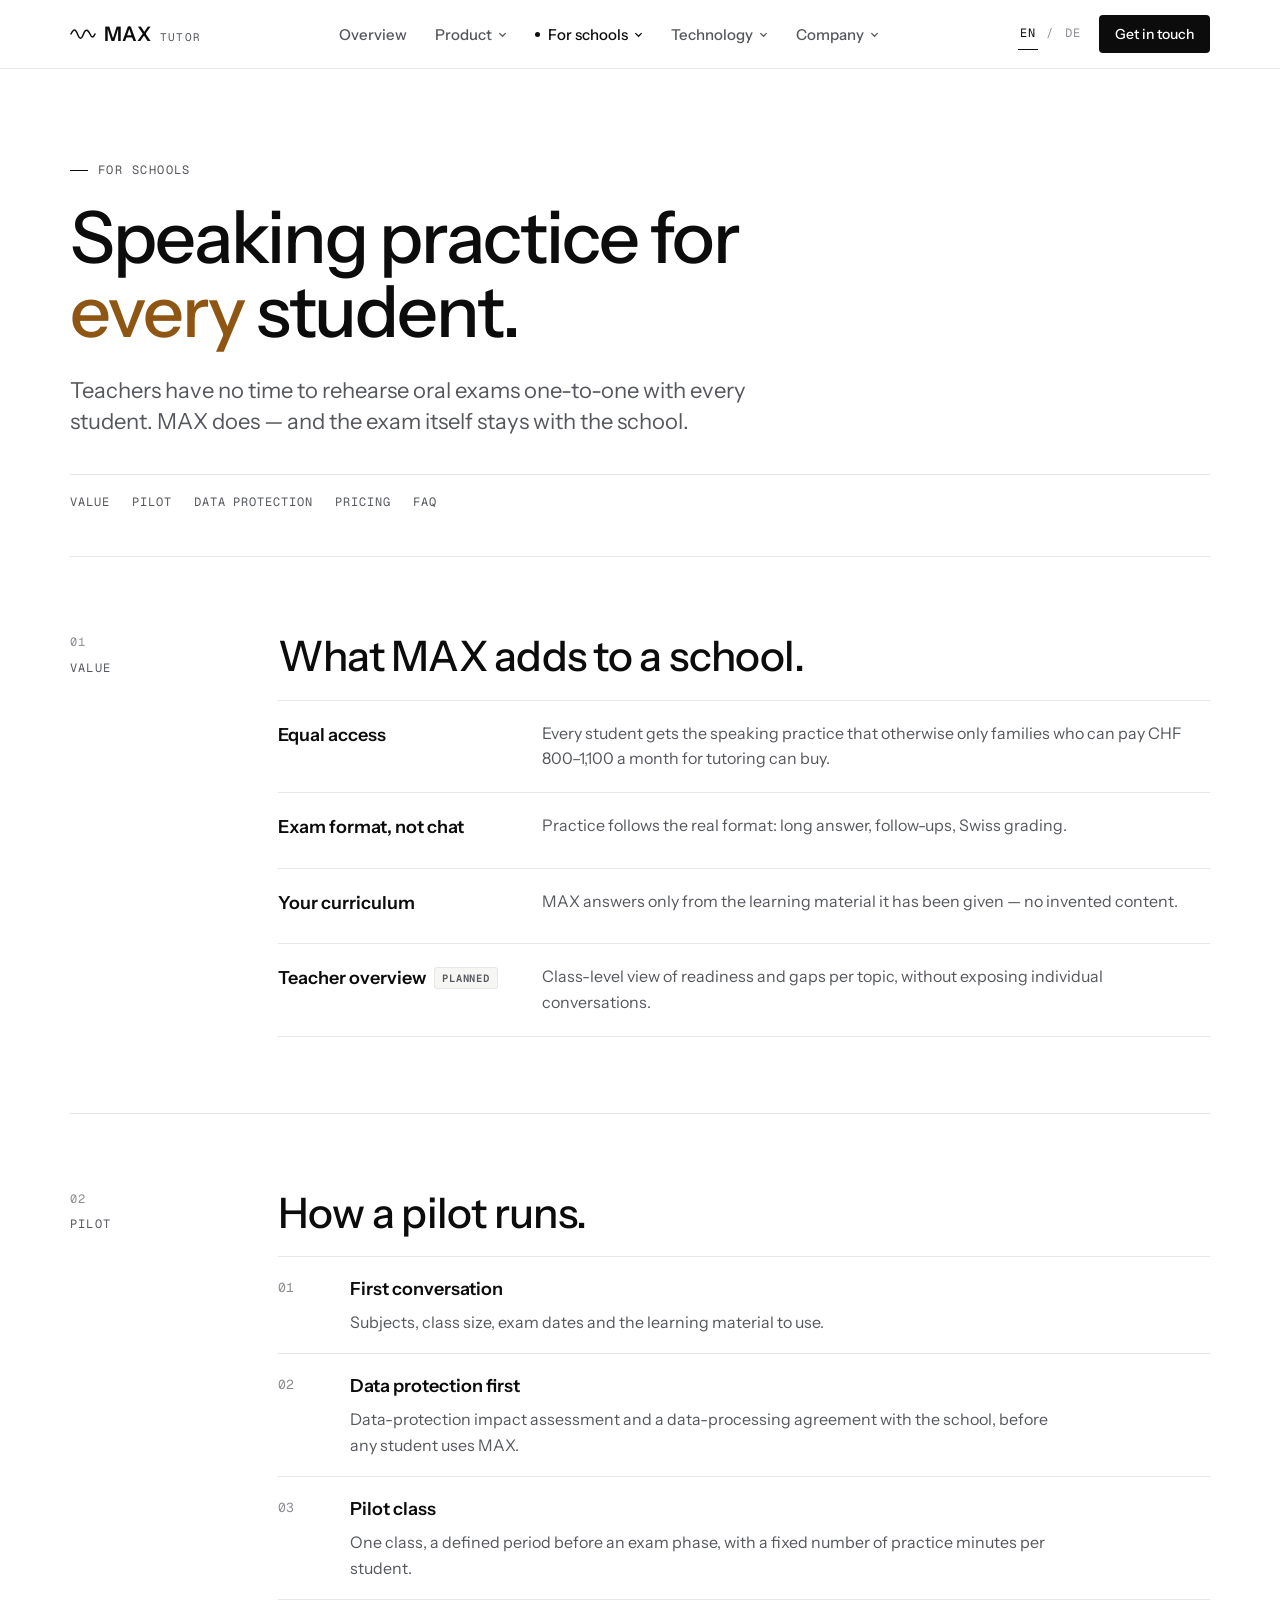
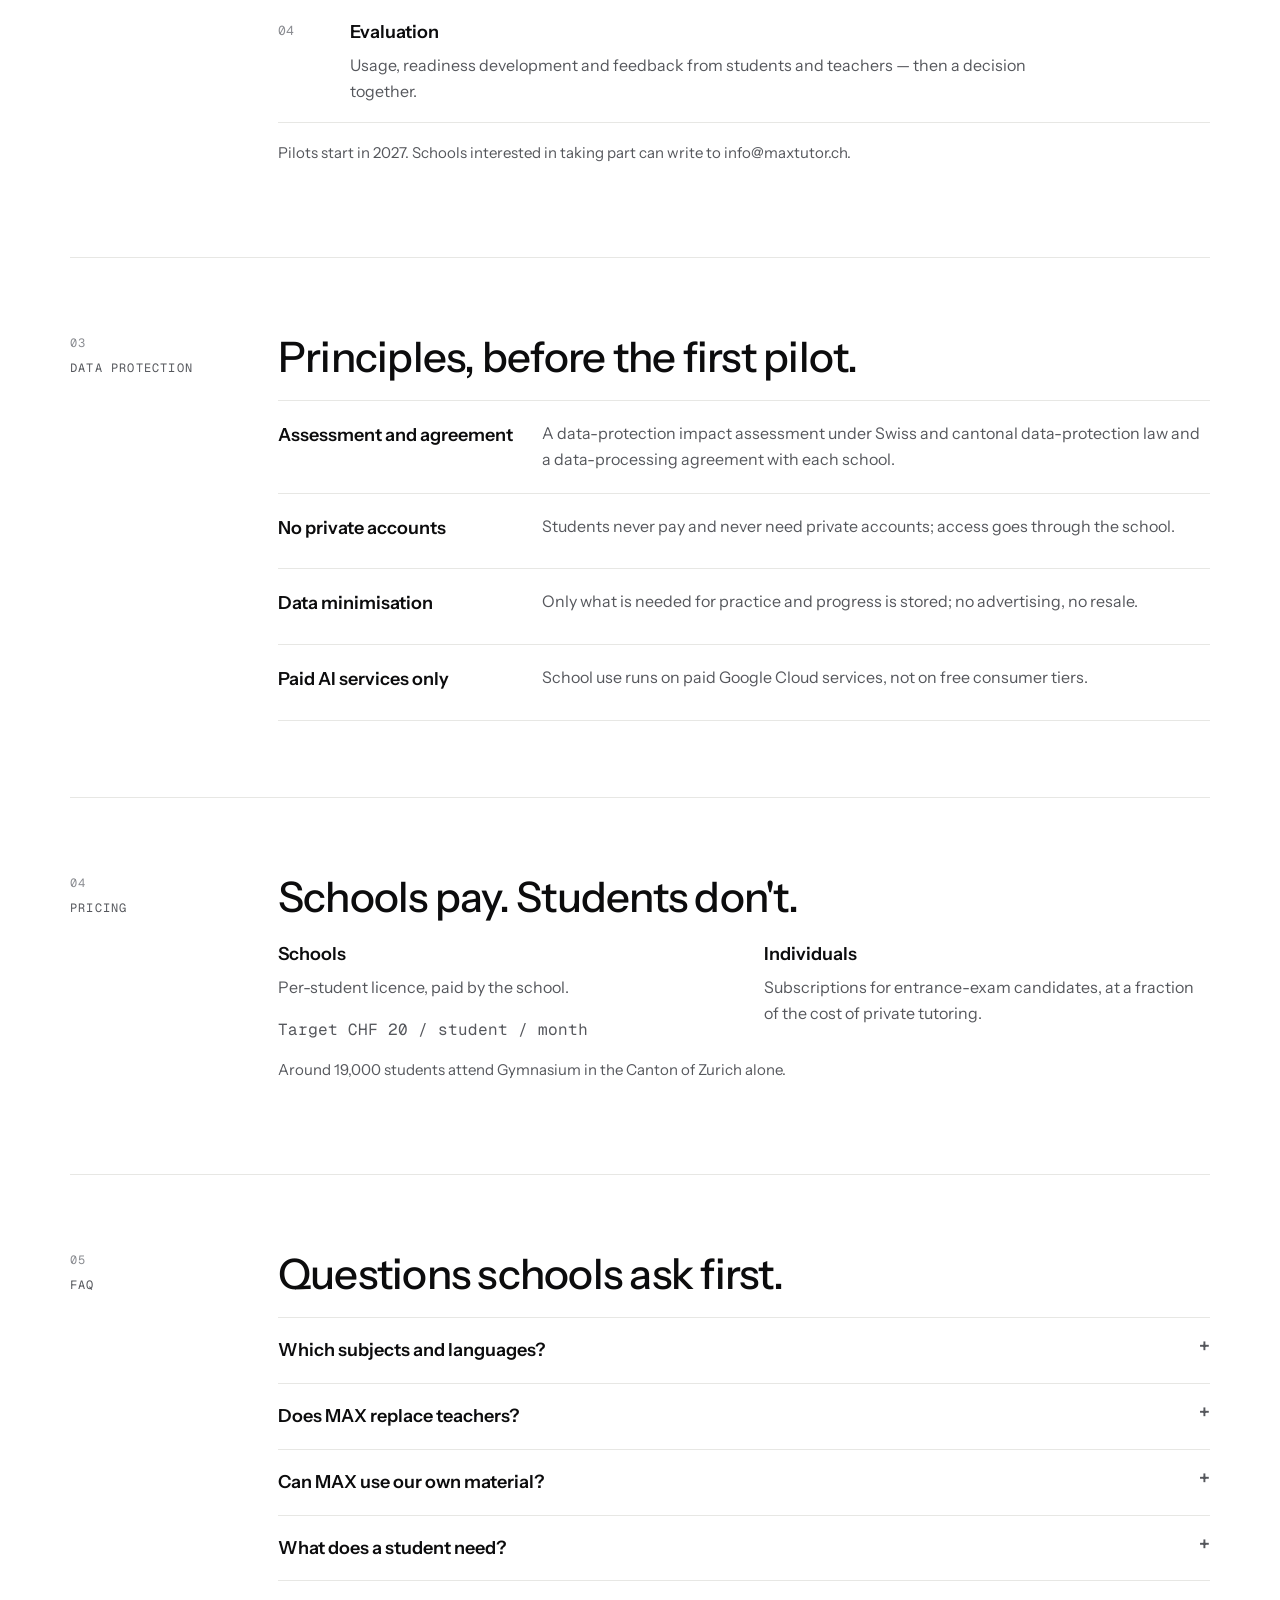
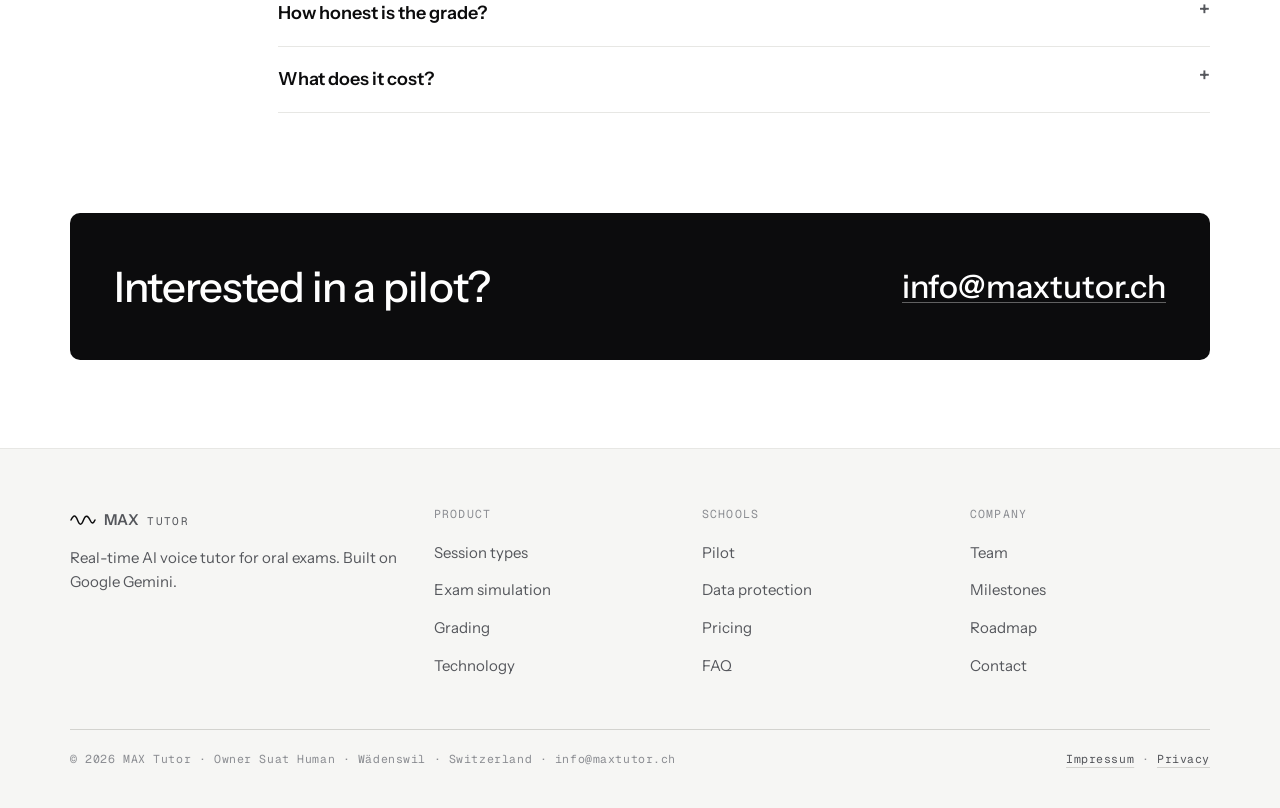
<file: schools.html>
<!doctype html>
<html lang="en">
<head>
<meta charset="utf-8">
<meta name="viewport" content="width=device-width, initial-scale=1, viewport-fit=cover">
<title>For schools — MAX Tutor</title>
<meta name="description" content="How MAX Tutor supports Swiss schools: speaking practice for every student, pilot process, data protection and pricing.">
<meta property="og:title" content="For schools — MAX Tutor">
<meta property="og:description" content="How MAX Tutor supports Swiss schools: speaking practice for every student, pilot process, data protection and pricing.">
<meta property="og:type" content="website">
<meta property="og:image" content="https://maxtutor.ch/og.png">
<link rel="canonical" href="https://maxtutor.ch/schools.html">
<meta name="twitter:card" content="summary_large_image">
<meta name="theme-color" content="#FFFFFF">
<link rel="icon" href="data:image/svg+xml,%3Csvg xmlns='http://www.w3.org/2000/svg' viewBox='0 0 64 64'%3E%3Crect width='64' height='64' fill='%23FFFFFF'/%3E%3Cpath d='M6 32 C14 14 20 14 26 32 S38 50 44 32 S54 18 58 32' fill='none' stroke='%230C0C0D' stroke-width='5' stroke-linecap='round'/%3E%3C/svg%3E">
<link rel="preconnect" href="https://fonts.googleapis.com">
<link rel="preconnect" href="https://fonts.gstatic.com" crossorigin>
<link href="https://fonts.googleapis.com/css2?family=Instrument+Sans:wght@400;500;600&family=Geist+Mono:wght@400;500&display=swap" rel="stylesheet">
<link rel="stylesheet" href="assets/site.css">
</head>
<body data-lang="en">
<a class="skip" href="#main"><span class="en">Skip to content</span><span class="de">Zum Inhalt</span></a>
<header class="site-header">
  <div class="wrap">
    <div class="bar">
      <a class="mark" href="index.html" aria-label="MAX Tutor"><svg viewBox="0 0 52 28" aria-hidden="true"><path d="M2 14 C7 3 11 3 15 14 S23 25 27 14 S36 5 40 14 S47 21 50 14" fill="none" stroke="#0C0C0D" stroke-width="3" stroke-linecap="round"/></svg>MAX<span>Tutor</span></a>
      <nav class="nav" aria-label="Main"><a href="index.html"><span class="en">Overview</span><span class="de">Übersicht</span></a><div class="dd"><button class="dd-btn" type="button" aria-expanded="false"><span class="en">Product</span><span class="de">Produkt</span><svg class="chev" viewBox="0 0 10 10" aria-hidden="true"><path d="M1.5 3.5 5 7l3.5-3.5" fill="none" stroke="currentColor" stroke-width="1.4"/></svg></button><div class="dd-panel"><a href="product.html#sessions"><b><span class="en">Session types</span><span class="de">Sitzungsarten</span></b><small><span class="en">Six ways to practise</span><span class="de">Sechs Arten zu üben</span></small></a><a href="product.html#loop"><b><span class="en">Mastery loop</span><span class="de">Lernschleife</span></b><small><span class="en">A unit counts only when it holds</span><span class="de">Zählt erst, wenn es sitzt</span></small></a><a href="product.html#long"><b><span class="en">Long answer</span><span class="de">Langantwort</span></b><small><span class="en">Four to five minutes, measured</span><span class="de">Vier bis fünf Minuten, gemessen</span></small></a><a href="product.html#exam"><b><span class="en">Exam simulation</span><span class="de">Prüfungssimulation</span></b><small><span class="en">Strict like a real board</span><span class="de">Streng wie eine Kommission</span></small></a><a href="product.html#grading"><b><span class="en">Grading</span><span class="de">Bewertung</span></b><small><span class="en">Four dimensions, Swiss scale</span><span class="de">Vier Dimensionen, Skala 1–6</span></small></a><a href="product.html#screens"><b><span class="en">Screens</span><span class="de">Bildschirme</span></b><small><span class="en">The real app</span><span class="de">Die echte App</span></small></a><a class="all" href="product.html"><span class="en">All of Product →</span><span class="de">Alles zu Produkt →</span></a></div></div><div class="dd current"><button class="dd-btn" type="button" aria-expanded="false"><span class="en">For schools</span><span class="de">Für Schulen</span><svg class="chev" viewBox="0 0 10 10" aria-hidden="true"><path d="M1.5 3.5 5 7l3.5-3.5" fill="none" stroke="currentColor" stroke-width="1.4"/></svg></button><div class="dd-panel"><a href="schools.html#value"><b><span class="en">Value</span><span class="de">Nutzen</span></b><small><span class="en">What MAX adds to a school</span><span class="de">Was MAX einer Schule bringt</span></small></a><a href="schools.html#pilot"><b><span class="en">Pilot</span><span class="de">Pilot</span></b><small><span class="en">How a pilot runs</span><span class="de">So läuft ein Pilot</span></small></a><a href="schools.html#privacy"><b><span class="en">Data protection</span><span class="de">Datenschutz</span></b><small><span class="en">Principles before the first pilot</span><span class="de">Grundsätze vor dem Pilot</span></small></a><a href="schools.html#pricing"><b><span class="en">Pricing</span><span class="de">Preise</span></b><small><span class="en">Schools pay, students don't</span><span class="de">Die Schule zahlt</span></small></a><a href="schools.html#faq"><b><span class="en">FAQ</span><span class="de">FAQ</span></b><small><span class="en">Questions schools ask first</span><span class="de">Was Schulen zuerst fragen</span></small></a><a class="all" href="schools.html"><span class="en">All of For schools →</span><span class="de">Alles zu Für Schulen →</span></a></div></div><div class="dd right"><button class="dd-btn" type="button" aria-expanded="false"><span class="en">Technology</span><span class="de">Technologie</span><svg class="chev" viewBox="0 0 10 10" aria-hidden="true"><path d="M1.5 3.5 5 7l3.5-3.5" fill="none" stroke="currentColor" stroke-width="1.4"/></svg></button><div class="dd-panel"><a href="technology.html#architecture"><b><span class="en">Architecture</span><span class="de">Architektur</span></b><small><span class="en">AI is the core, not a layer</span><span class="de">KI ist der Kern</span></small></a><a href="technology.html#curriculum"><b><span class="en">Curriculum engine</span><span class="de">Lehrplan-Engine</span></b><small><span class="en">Nothing invented, all looked up</span><span class="de">Nichts erfunden</span></small></a><a href="technology.html#quality"><b><span class="en">Quality system</span><span class="de">Qualitätssystem</span></b><small><span class="en">48 rules, checked automatically</span><span class="de">48 Regeln, automatisch geprüft</span></small></a><a href="technology.html#cost"><b><span class="en">Cost engineering</span><span class="de">Kosten</span></b><small><span class="en">Real cost per session</span><span class="de">Echte Kosten pro Sitzung</span></small></a><a href="technology.html#reliability"><b><span class="en">Reliability</span><span class="de">Zuverlässigkeit</span></b><small><span class="en">Long sessions, no interruptions</span><span class="de">Lange Sitzungen ohne Unterbruch</span></small></a><a class="all" href="technology.html"><span class="en">All of Technology →</span><span class="de">Alles zu Technologie →</span></a></div></div><div class="dd right"><button class="dd-btn" type="button" aria-expanded="false"><span class="en">Company</span><span class="de">Unternehmen</span><svg class="chev" viewBox="0 0 10 10" aria-hidden="true"><path d="M1.5 3.5 5 7l3.5-3.5" fill="none" stroke="currentColor" stroke-width="1.4"/></svg></button><div class="dd-panel"><a href="company.html#mission"><b><span class="en">Mission</span><span class="de">Mission</span></b><small><span class="en">Speaking practice for everyone</span><span class="de">Sprechtraining für alle</span></small></a><a href="company.html#team"><b><span class="en">Team</span><span class="de">Team</span></b><small><span class="en">Who builds MAX</span><span class="de">Wer MAX baut</span></small></a><a href="company.html#milestones"><b><span class="en">Milestones</span><span class="de">Meilensteine</span></b><small><span class="en">July to October 2026</span><span class="de">Juli bis Oktober 2026</span></small></a><a href="company.html#roadmap"><b><span class="en">Roadmap</span><span class="de">Roadmap</span></b><small><span class="en">From one student to schools</span><span class="de">Zu ganzen Schulen</span></small></a><a href="company.html#contact"><b><span class="en">Contact</span><span class="de">Kontakt</span></b><small><span class="en">Schools, partners, investors</span><span class="de">Schulen, Partner, Investoren</span></small></a><a class="all" href="company.html"><span class="en">All of Company →</span><span class="de">Alles zu Unternehmen →</span></a></div></div></nav>
      <div class="tools">
        <div class="lang" role="group" aria-label="Language"><button type="button" data-set="en" aria-pressed="true">EN</button> / <button type="button" data-set="de" aria-pressed="false">DE</button></div>
        <a class="cta" href="company.html#contact"><span class="en">Get in touch</span><span class="de">Kontakt</span></a>
        <button class="menu-btn" type="button" aria-expanded="false" aria-controls="drawer"><i></i><span class="en">Menu</span><span class="de">Menü</span></button>
      </div>
    </div>
    <div class="drawer" id="drawer"><div class="drawer-inner"><div class="acc"><a href="index.html"><span class="en">Overview</span><span class="de">Übersicht</span></a></div><div class="acc"><button class="acc-btn" type="button" aria-expanded="false"><span class="en">Product</span><span class="de">Produkt</span><svg class="chev" viewBox="0 0 10 10" aria-hidden="true"><path d="M1.5 3.5 5 7l3.5-3.5" fill="none" stroke="currentColor" stroke-width="1.4"/></svg></button><div class="acc-panel"><a href="product.html"><span class="en">Overview</span><span class="de">Überblick</span></a><a href="product.html#sessions"><span class="en">Session types</span><span class="de">Sitzungsarten</span></a><a href="product.html#loop"><span class="en">Mastery loop</span><span class="de">Lernschleife</span></a><a href="product.html#long"><span class="en">Long answer</span><span class="de">Langantwort</span></a><a href="product.html#exam"><span class="en">Exam simulation</span><span class="de">Prüfungssimulation</span></a><a href="product.html#grading"><span class="en">Grading</span><span class="de">Bewertung</span></a><a href="product.html#screens"><span class="en">Screens</span><span class="de">Bildschirme</span></a></div></div><div class="acc"><button class="acc-btn" type="button" aria-expanded="false"><span class="en">For schools</span><span class="de">Für Schulen</span><svg class="chev" viewBox="0 0 10 10" aria-hidden="true"><path d="M1.5 3.5 5 7l3.5-3.5" fill="none" stroke="currentColor" stroke-width="1.4"/></svg></button><div class="acc-panel"><a href="schools.html"><span class="en">Overview</span><span class="de">Überblick</span></a><a href="schools.html#value"><span class="en">Value</span><span class="de">Nutzen</span></a><a href="schools.html#pilot"><span class="en">Pilot</span><span class="de">Pilot</span></a><a href="schools.html#privacy"><span class="en">Data protection</span><span class="de">Datenschutz</span></a><a href="schools.html#pricing"><span class="en">Pricing</span><span class="de">Preise</span></a><a href="schools.html#faq"><span class="en">FAQ</span><span class="de">FAQ</span></a></div></div><div class="acc"><button class="acc-btn" type="button" aria-expanded="false"><span class="en">Technology</span><span class="de">Technologie</span><svg class="chev" viewBox="0 0 10 10" aria-hidden="true"><path d="M1.5 3.5 5 7l3.5-3.5" fill="none" stroke="currentColor" stroke-width="1.4"/></svg></button><div class="acc-panel"><a href="technology.html"><span class="en">Overview</span><span class="de">Überblick</span></a><a href="technology.html#architecture"><span class="en">Architecture</span><span class="de">Architektur</span></a><a href="technology.html#curriculum"><span class="en">Curriculum engine</span><span class="de">Lehrplan-Engine</span></a><a href="technology.html#quality"><span class="en">Quality system</span><span class="de">Qualitätssystem</span></a><a href="technology.html#cost"><span class="en">Cost engineering</span><span class="de">Kosten</span></a><a href="technology.html#reliability"><span class="en">Reliability</span><span class="de">Zuverlässigkeit</span></a></div></div><div class="acc"><button class="acc-btn" type="button" aria-expanded="false"><span class="en">Company</span><span class="de">Unternehmen</span><svg class="chev" viewBox="0 0 10 10" aria-hidden="true"><path d="M1.5 3.5 5 7l3.5-3.5" fill="none" stroke="currentColor" stroke-width="1.4"/></svg></button><div class="acc-panel"><a href="company.html"><span class="en">Overview</span><span class="de">Überblick</span></a><a href="company.html#mission"><span class="en">Mission</span><span class="de">Mission</span></a><a href="company.html#team"><span class="en">Team</span><span class="de">Team</span></a><a href="company.html#milestones"><span class="en">Milestones</span><span class="de">Meilensteine</span></a><a href="company.html#roadmap"><span class="en">Roadmap</span><span class="de">Roadmap</span></a><a href="company.html#contact"><span class="en">Contact</span><span class="de">Kontakt</span></a></div></div><a class="cta" href="company.html#contact"><span class="en">Get in touch</span><span class="de">Kontakt</span></a></div></div>
  </div>
</header>
<main id="main">
<div class="wrap">
<div class="page-head"><p class="eyebrow"><span class="en">For schools</span><span class="de">Für Schulen</span></p><h1><span class="en">Speaking practice for <em>every</em> student.</span><span class="de">Sprechtraining für <em>jeden</em> Schüler.</span></h1><p class="intro"><span class="en">Teachers have no time to rehearse oral exams one-to-one with every student. MAX does — and the exam itself stays with the school.</span><span class="de">Lehrpersonen haben keine Zeit, mündliche Prüfungen mit jedem Schüler einzeln zu üben. MAX schon — die Prüfung selbst bleibt bei der Schule.</span></p><nav class="toc" aria-label="On this page"><a href="#value"><span class="en">Value</span><span class="de">Nutzen</span></a><a href="#pilot">Pilot</a><a href="#privacy"><span class="en">Data protection</span><span class="de">Datenschutz</span></a><a href="#pricing"><span class="en">Pricing</span><span class="de">Preise</span></a><a href="#faq">FAQ</a></nav></div>
<section class="block" id="value"><div class="label"><b>01</b><span class="en">Value</span><span class="de">Nutzen</span></div><div><h2><span class="en">What MAX adds to a school.</span><span class="de">Was MAX einer Schule bringt.</span></h2>
<div class="rows">
<div class="row"><div><h3><span class="en">Equal access</span><span class="de">Chancengleichheit</span></h3></div><p><span class="en">Every student gets the speaking practice that otherwise only families who can pay CHF 800–1,100 a month for tutoring can buy.</span><span class="de">Jeder Schüler bekommt das Sprechtraining, das sonst nur Familien kaufen können, die CHF 800–1'100 im Monat für Nachhilfe zahlen.</span></p></div>
<div class="row"><div><h3><span class="en">Exam format, not chat</span><span class="de">Prüfungsformat, kein Chat</span></h3></div><p><span class="en">Practice follows the real format: long answer, follow-ups, Swiss grading.</span><span class="de">Geübt wird im echten Format: Langantwort, Nachfragen, Schweizer Benotung.</span></p></div>
<div class="row"><div><h3><span class="en">Your curriculum</span><span class="de">Ihr Lehrplan</span></h3></div><p><span class="en">MAX answers only from the learning material it has been given — no invented content.</span><span class="de">MAX antwortet nur aus dem hinterlegten Lernmaterial — kein erfundener Stoff.</span></p></div>
<div class="row"><div><h3><span class="en">Teacher overview</span><span class="de">Übersicht für Lehrpersonen</span><span class="tag"><span class="en">planned</span><span class="de">geplant</span></span></h3></div><p><span class="en">Class-level view of readiness and gaps per topic, without exposing individual conversations.</span><span class="de">Übersicht über Bereitschaft und Lücken pro Thema auf Klassenebene, ohne einzelne Gespräche offenzulegen.</span></p></div>
</div></div></section>
<section class="block" id="pilot"><div class="label"><b>02</b>Pilot</div><div><h2><span class="en">How a pilot runs.</span><span class="de">So läuft ein Pilot.</span></h2>
<div class="steps">
<div class="step"><div><h3><span class="en">First conversation</span><span class="de">Erstgespräch</span></h3><p><span class="en">Subjects, class size, exam dates and the learning material to use.</span><span class="de">Fächer, Klassengrösse, Prüfungstermine und das zu verwendende Lernmaterial.</span></p></div></div>
<div class="step"><div><h3><span class="en">Data protection first</span><span class="de">Zuerst Datenschutz</span></h3><p><span class="en">Data-protection impact assessment and a data-processing agreement with the school, before any student uses MAX.</span><span class="de">Datenschutz-Folgenabschätzung und Auftragsverarbeitungsvertrag mit der Schule, bevor ein Schüler MAX nutzt.</span></p></div></div>
<div class="step"><div><h3><span class="en">Pilot class</span><span class="de">Pilotklasse</span></h3><p><span class="en">One class, a defined period before an exam phase, with a fixed number of practice minutes per student.</span><span class="de">Eine Klasse, ein festgelegter Zeitraum vor einer Prüfungsphase, mit einem festen Kontingent an Übungsminuten pro Schüler.</span></p></div></div>
<div class="step"><div><h3><span class="en">Evaluation</span><span class="de">Auswertung</span></h3><p><span class="en">Usage, readiness development and feedback from students and teachers — then a decision together.</span><span class="de">Nutzung, Entwicklung der Prüfungsbereitschaft und Rückmeldungen von Schülern und Lehrpersonen — dann gemeinsam entscheiden.</span></p></div></div>
</div>
<p class="quiet small" style="margin-top:18px"><span class="en">Pilots start in 2027. Schools interested in taking part can write to info@maxtutor.ch.</span><span class="de">Piloten starten 2027. Interessierte Schulen schreiben an info@maxtutor.ch.</span></p></div></section>
<section class="block" id="privacy"><div class="label"><b>03</b><span class="en">Data protection</span><span class="de">Datenschutz</span></div><div><h2><span class="en">Principles, before the first pilot.</span><span class="de">Grundsätze, vor dem ersten Pilot.</span></h2>
<div class="rows">
<div class="row"><div><h3><span class="en">Assessment and agreement</span><span class="de">Folgenabschätzung und Vertrag</span></h3></div><p><span class="en">A data-protection impact assessment under Swiss and cantonal data-protection law and a data-processing agreement with each school.</span><span class="de">Eine Datenschutz-Folgenabschätzung nach Schweizer und kantonalem Datenschutzrecht und ein Auftragsverarbeitungsvertrag mit jeder Schule.</span></p></div>
<div class="row"><div><h3><span class="en">No private accounts</span><span class="de">Keine privaten Konten</span></h3></div><p><span class="en">Students never pay and never need private accounts; access goes through the school.</span><span class="de">Schüler zahlen nie und brauchen keine privaten Konten; der Zugang läuft über die Schule.</span></p></div>
<div class="row"><div><h3><span class="en">Data minimisation</span><span class="de">Datensparsamkeit</span></h3></div><p><span class="en">Only what is needed for practice and progress is stored; no advertising, no resale.</span><span class="de">Gespeichert wird nur, was für Üben und Fortschritt nötig ist; keine Werbung, kein Weiterverkauf.</span></p></div>
<div class="row"><div><h3><span class="en">Paid AI services only</span><span class="de">Nur bezahlte KI-Dienste</span></h3></div><p><span class="en">School use runs on paid Google Cloud services, not on free consumer tiers.</span><span class="de">Der Schulbetrieb läuft über bezahlte Google-Cloud-Dienste, nicht über kostenlose Konsumentenangebote.</span></p></div>
</div></div></section>
<section class="block" id="pricing"><div class="label"><b>04</b><span class="en">Pricing</span><span class="de">Preise</span></div><div><h2><span class="en">Schools pay. Students don't.</span><span class="de">Die Schule zahlt. Schüler nicht.</span></h2>
<div class="split">
<div><h3><span class="en">Schools</span><span class="de">Schulen</span></h3><p><span class="en">Per-student licence, paid by the school.</span><span class="de">Lizenz pro Schüler, bezahlt von der Schule.</span></p><p class="price"><span class="en">Target CHF 20 / student / month</span><span class="de">Ziel CHF 20 / Schüler / Monat</span></p></div>
<div><h3><span class="en">Individuals</span><span class="de">Einzelpersonen</span></h3><p><span class="en">Subscriptions for entrance-exam candidates, at a fraction of the cost of private tutoring.</span><span class="de">Abos für Prüfungskandidaten, zu einem Bruchteil der Kosten privater Nachhilfe.</span></p></div>
</div>
<p class="quiet small"><span class="en">Around 19,000 students attend Gymnasium in the Canton of Zurich alone.</span><span class="de">Allein im Kanton Zürich besuchen rund 19'000 Jugendliche ein Gymnasium.</span></p></div></section>
<section class="block" id="faq"><div class="label"><b>05</b>FAQ</div><div><h2><span class="en">Questions schools ask first.</span><span class="de">Was Schulen zuerst fragen.</span></h2>
<div class="faq">
<details><summary><span class="en">Which subjects and languages?</span><span class="de">Welche Fächer und Sprachen?</span></summary><p><span class="en">Today the nine subjects of the University of Zurich entrance exam — German, French, English, Mathematics, History, Geography, Biology, Chemistry, Economics and Law — examined in German. French and English oral exams are on the roadmap.</span><span class="de">Heute die neun Fächer der Aufnahmeprüfung der Universität Zürich — Deutsch, Französisch, Englisch, Mathematik, Geschichte, Geografie, Biologie, Chemie, Wirtschaft und Recht — geprüft auf Deutsch. Mündliche Prüfungen auf Französisch und Englisch sind geplant.</span></p></details>
<details><summary><span class="en">Does MAX replace teachers?</span><span class="de">Ersetzt MAX Lehrpersonen?</span></summary><p><span class="en">No. MAX provides the individual speaking practice that teachers have no time for. Teaching and the exam itself stay with the school.</span><span class="de">Nein. MAX bietet das individuelle Sprechtraining, für das Lehrpersonen keine Zeit haben. Unterricht und Prüfung bleiben bei der Schule.</span></p></details>
<details><summary><span class="en">Can MAX use our own material?</span><span class="de">Kann MAX unser eigenes Material nutzen?</span></summary><p><span class="en">Yes — the curriculum engine is built to take structured learning material and real past questions. Adapting it to a school's material is part of a pilot.</span><span class="de">Ja — die Lehrplan-Engine ist dafür gebaut, strukturiertes Lernmaterial und echte frühere Fragen aufzunehmen. Die Anpassung an das Material einer Schule ist Teil eines Pilots.</span></p></details>
<details><summary><span class="en">What does a student need?</span><span class="de">Was braucht ein Schüler?</span></summary><p><span class="en">A browser and a microphone — laptop, tablet or phone. MAX runs as a web app; nothing to install.</span><span class="de">Einen Browser und ein Mikrofon — Laptop, Tablet oder Handy. MAX läuft als Web-App; nichts zu installieren.</span></p></details>
<details><summary><span class="en">How honest is the grade?</span><span class="de">Wie ehrlich ist die Note?</span></summary><p><span class="en">Grading rules are enforced in code: short answers, help and unanswered questions lower the grade. MAX is built to tell students where they really stand.</span><span class="de">Bewertungsregeln werden im Code durchgesetzt: Kurze Antworten, Hilfe und unbeantwortete Fragen senken die Note. MAX soll zeigen, wo Schüler wirklich stehen.</span></p></details>
<details><summary><span class="en">What does it cost?</span><span class="de">Was kostet es?</span></summary><p><span class="en">Target price CHF 20 per student per month, paid by the school. Pilot terms are agreed individually.</span><span class="de">Zielpreis CHF 20 pro Schüler und Monat, bezahlt von der Schule. Pilotkonditionen werden individuell vereinbart.</span></p></details>
</div></div></section>
<div class="callout"><h2><span class="en">Interested in a pilot?</span><span class="de">Interesse an einem Pilot?</span></h2><a class="mail" href="mailto:info@maxtutor.ch">info@maxtutor.ch</a></div>
</div>
</main>
<footer class="site-footer">
  <div class="wrap">
    <div class="foot">
      <div><a class="mark" href="index.html"><svg viewBox="0 0 52 28" aria-hidden="true"><path d="M2 14 C7 3 11 3 15 14 S23 25 27 14 S36 5 40 14 S47 21 50 14" fill="none" stroke="#0C0C0D" stroke-width="3" stroke-linecap="round"/></svg>MAX<span>Tutor</span></a>
        <p style="margin-top:12px"><span class="en">Real-time AI voice tutor for oral exams. Built on Google Gemini.</span><span class="de">KI-Sprachtutor in Echtzeit für mündliche Prüfungen. Gebaut auf Google Gemini.</span></p></div>
      <div><h4><span class="en">Product</span><span class="de">Produkt</span></h4><ul>
        <li><a href="product.html#sessions"><span class="en">Session types</span><span class="de">Sitzungsarten</span></a></li>
        <li><a href="product.html#exam"><span class="en">Exam simulation</span><span class="de">Prüfungssimulation</span></a></li>
        <li><a href="product.html#grading"><span class="en">Grading</span><span class="de">Bewertung</span></a></li>
        <li><a href="technology.html"><span class="en">Technology</span><span class="de">Technologie</span></a></li></ul></div>
      <div><h4><span class="en">Schools</span><span class="de">Schulen</span></h4><ul>
        <li><a href="schools.html#pilot"><span class="en">Pilot</span><span class="de">Pilot</span></a></li>
        <li><a href="schools.html#privacy"><span class="en">Data protection</span><span class="de">Datenschutz</span></a></li>
        <li><a href="schools.html#pricing"><span class="en">Pricing</span><span class="de">Preise</span></a></li>
        <li><a href="schools.html#faq">FAQ</a></li></ul></div>
      <div><h4><span class="en">Company</span><span class="de">Unternehmen</span></h4><ul>
        <li><a href="company.html#team">Team</a></li>
        <li><a href="company.html#milestones"><span class="en">Milestones</span><span class="de">Meilensteine</span></a></li>
        <li><a href="company.html#roadmap">Roadmap</a></li>
        <li><a href="company.html#contact"><span class="en">Contact</span><span class="de">Kontakt</span></a></li></ul></div>
    </div>
    <div class="legal">
      <span>© 2026 MAX Tutor · <span class="en">Owner</span><span class="de">Inhaber</span> Suat Human · Wädenswil · <span class="en">Switzerland</span><span class="de">Schweiz</span> · info@maxtutor.ch</span>
      <span><a href="impressum.html">Impressum</a> · <a href="datenschutz.html"><span class="en">Privacy</span><span class="de">Datenschutz</span></a></span>
    </div>
  </div>
</footer>
<script src="assets/site.js"></script>
</body>
</html>
</file>
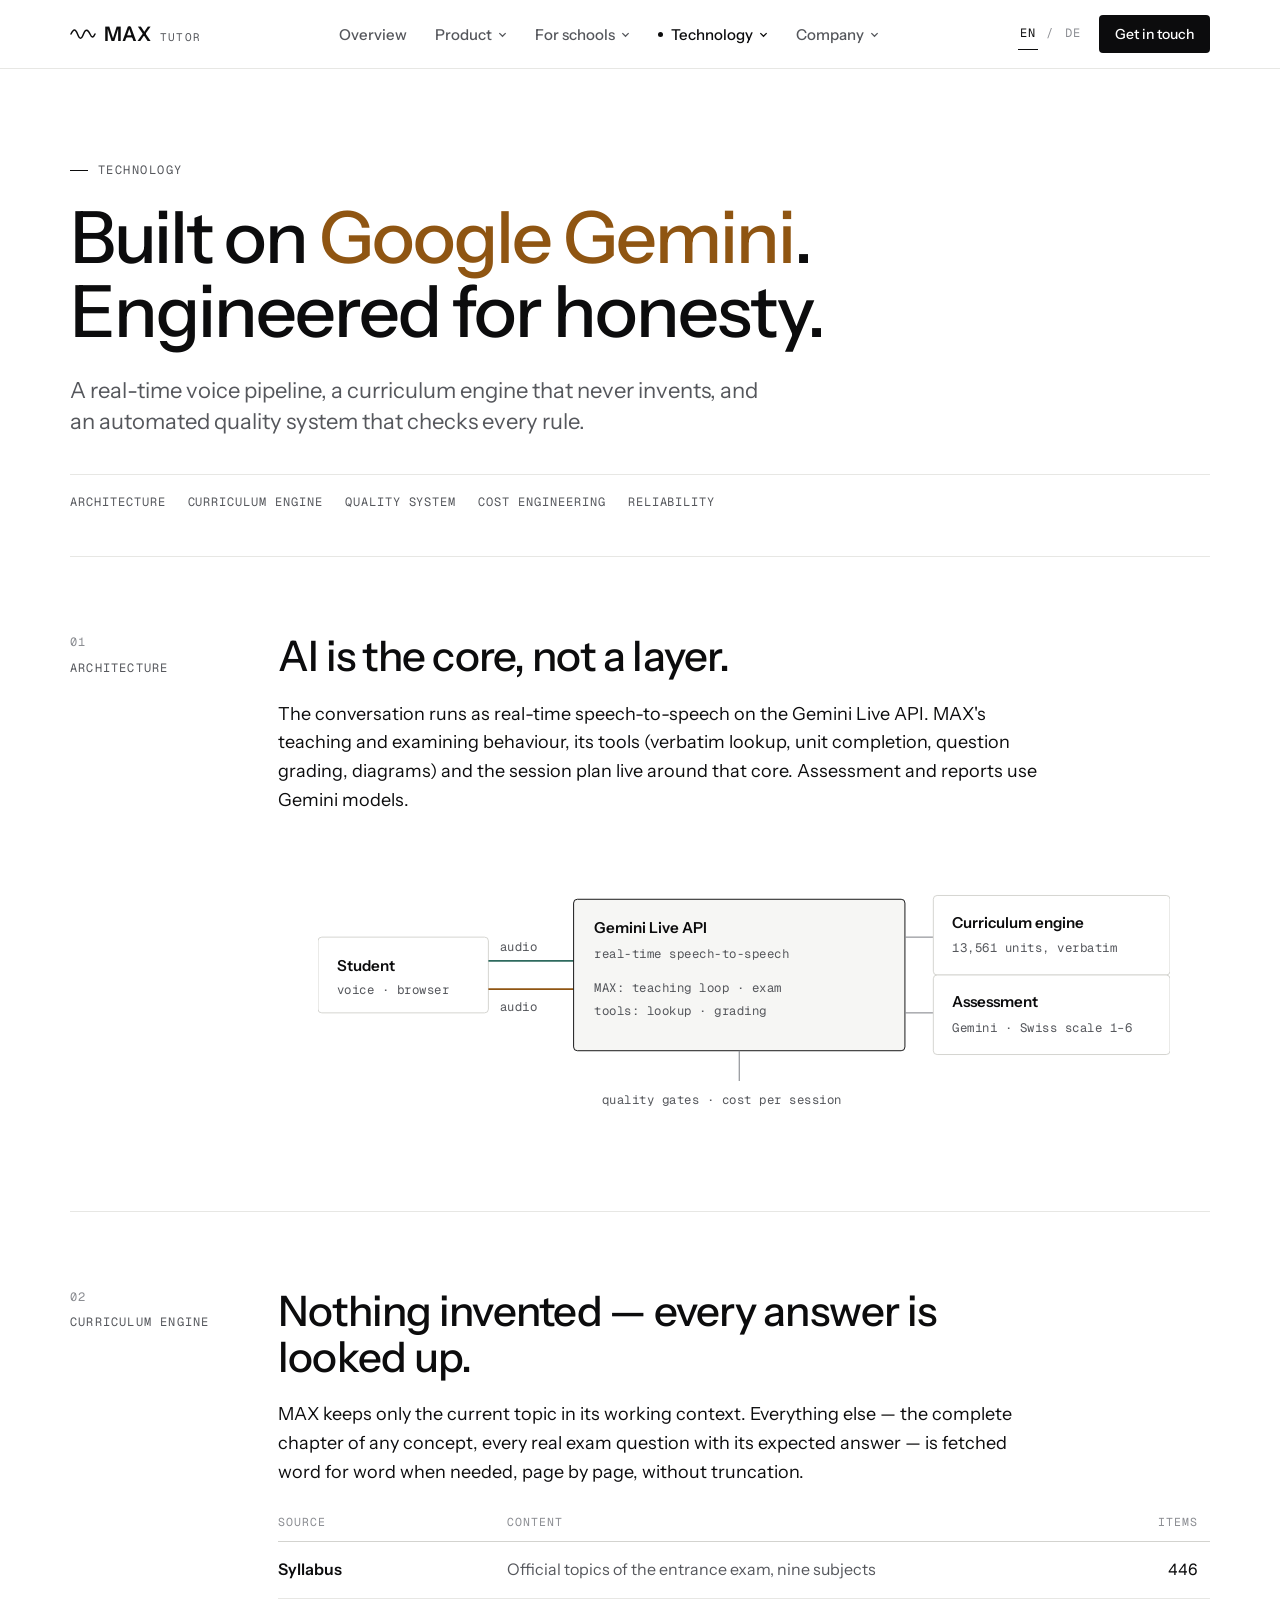
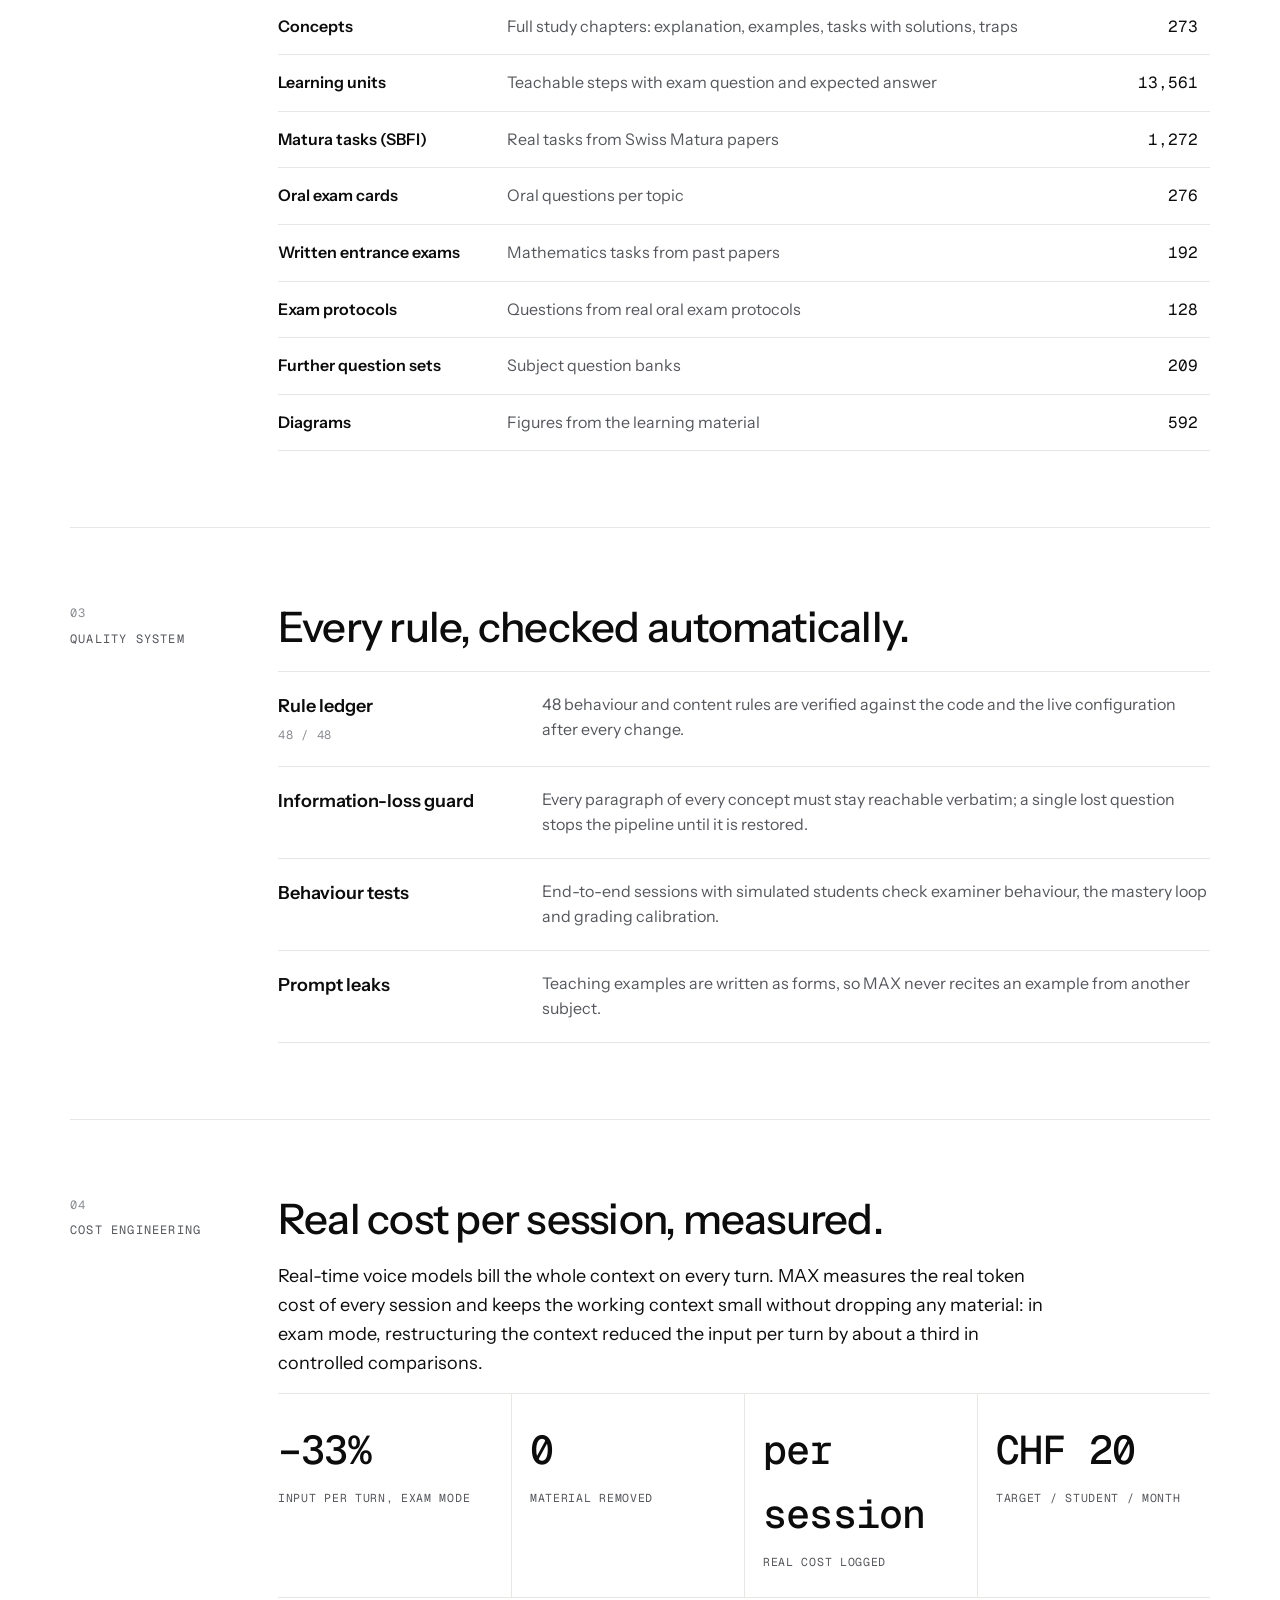
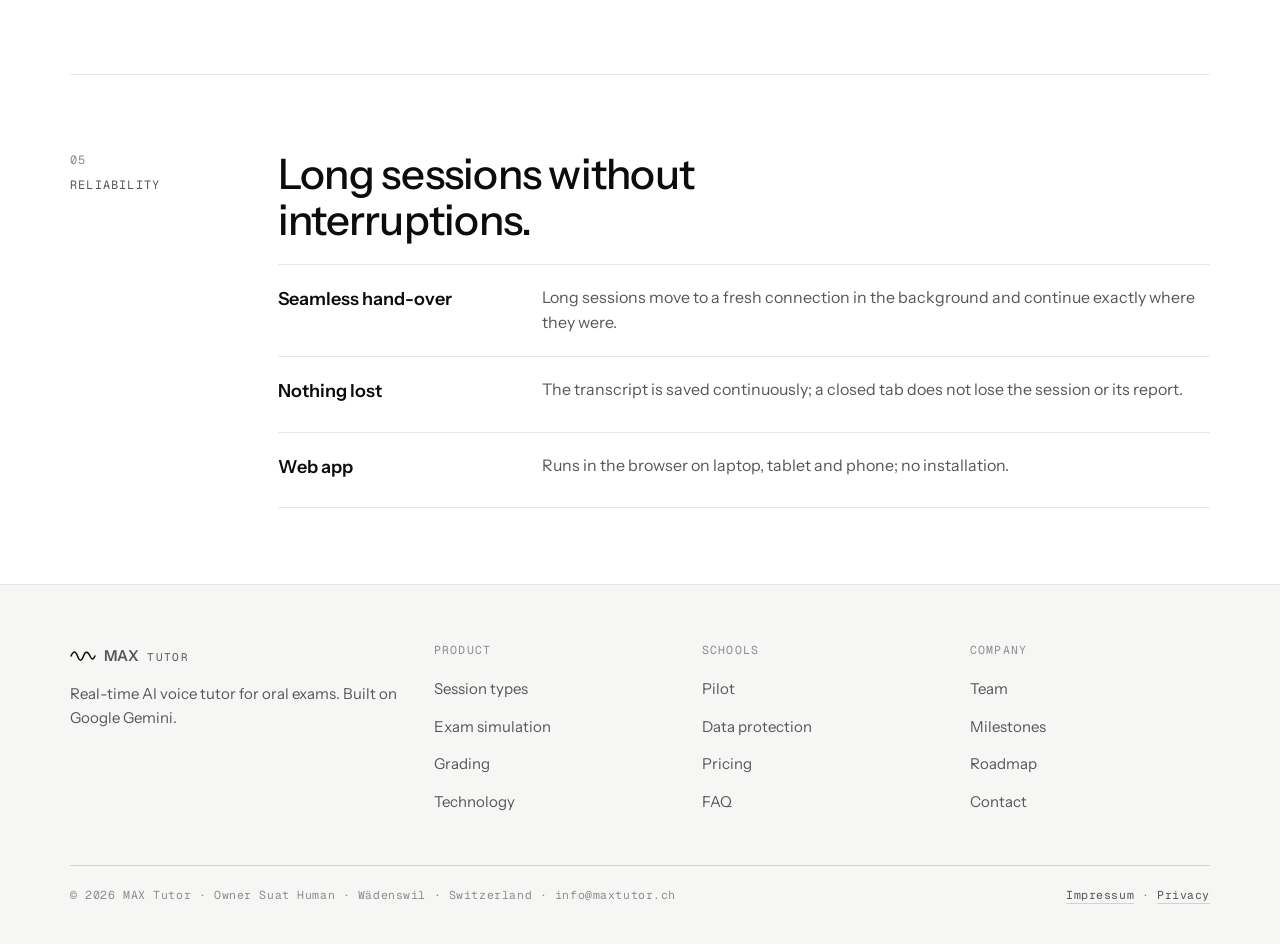
<file: technology.html>
<!doctype html>
<html lang="en">
<head>
<meta charset="utf-8">
<meta name="viewport" content="width=device-width, initial-scale=1, viewport-fit=cover">
<title>Technology — MAX Tutor</title>
<meta name="description" content="MAX Tutor runs on the Google Gemini Live API, with a verbatim curriculum engine, 48 automated quality rules and per-session cost measurement.">
<meta property="og:title" content="Technology — MAX Tutor">
<meta property="og:description" content="MAX Tutor runs on the Google Gemini Live API, with a verbatim curriculum engine, 48 automated quality rules and per-session cost measurement.">
<meta property="og:type" content="website">
<meta property="og:image" content="https://maxtutor.ch/og.png">
<link rel="canonical" href="https://maxtutor.ch/technology.html">
<meta name="twitter:card" content="summary_large_image">
<meta name="theme-color" content="#FFFFFF">
<link rel="icon" href="data:image/svg+xml,%3Csvg xmlns='http://www.w3.org/2000/svg' viewBox='0 0 64 64'%3E%3Crect width='64' height='64' fill='%23FFFFFF'/%3E%3Cpath d='M6 32 C14 14 20 14 26 32 S38 50 44 32 S54 18 58 32' fill='none' stroke='%230C0C0D' stroke-width='5' stroke-linecap='round'/%3E%3C/svg%3E">
<link rel="preconnect" href="https://fonts.googleapis.com">
<link rel="preconnect" href="https://fonts.gstatic.com" crossorigin>
<link href="https://fonts.googleapis.com/css2?family=Instrument+Sans:wght@400;500;600&family=Geist+Mono:wght@400;500&display=swap" rel="stylesheet">
<link rel="stylesheet" href="assets/site.css">
</head>
<body data-lang="en">
<a class="skip" href="#main"><span class="en">Skip to content</span><span class="de">Zum Inhalt</span></a>
<header class="site-header">
  <div class="wrap">
    <div class="bar">
      <a class="mark" href="index.html" aria-label="MAX Tutor"><svg viewBox="0 0 52 28" aria-hidden="true"><path d="M2 14 C7 3 11 3 15 14 S23 25 27 14 S36 5 40 14 S47 21 50 14" fill="none" stroke="#0C0C0D" stroke-width="3" stroke-linecap="round"/></svg>MAX<span>Tutor</span></a>
      <nav class="nav" aria-label="Main"><a href="index.html"><span class="en">Overview</span><span class="de">Übersicht</span></a><div class="dd"><button class="dd-btn" type="button" aria-expanded="false"><span class="en">Product</span><span class="de">Produkt</span><svg class="chev" viewBox="0 0 10 10" aria-hidden="true"><path d="M1.5 3.5 5 7l3.5-3.5" fill="none" stroke="currentColor" stroke-width="1.4"/></svg></button><div class="dd-panel"><a href="product.html#sessions"><b><span class="en">Session types</span><span class="de">Sitzungsarten</span></b><small><span class="en">Six ways to practise</span><span class="de">Sechs Arten zu üben</span></small></a><a href="product.html#loop"><b><span class="en">Mastery loop</span><span class="de">Lernschleife</span></b><small><span class="en">A unit counts only when it holds</span><span class="de">Zählt erst, wenn es sitzt</span></small></a><a href="product.html#long"><b><span class="en">Long answer</span><span class="de">Langantwort</span></b><small><span class="en">Four to five minutes, measured</span><span class="de">Vier bis fünf Minuten, gemessen</span></small></a><a href="product.html#exam"><b><span class="en">Exam simulation</span><span class="de">Prüfungssimulation</span></b><small><span class="en">Strict like a real board</span><span class="de">Streng wie eine Kommission</span></small></a><a href="product.html#grading"><b><span class="en">Grading</span><span class="de">Bewertung</span></b><small><span class="en">Four dimensions, Swiss scale</span><span class="de">Vier Dimensionen, Skala 1–6</span></small></a><a href="product.html#screens"><b><span class="en">Screens</span><span class="de">Bildschirme</span></b><small><span class="en">The real app</span><span class="de">Die echte App</span></small></a><a class="all" href="product.html"><span class="en">All of Product →</span><span class="de">Alles zu Produkt →</span></a></div></div><div class="dd"><button class="dd-btn" type="button" aria-expanded="false"><span class="en">For schools</span><span class="de">Für Schulen</span><svg class="chev" viewBox="0 0 10 10" aria-hidden="true"><path d="M1.5 3.5 5 7l3.5-3.5" fill="none" stroke="currentColor" stroke-width="1.4"/></svg></button><div class="dd-panel"><a href="schools.html#value"><b><span class="en">Value</span><span class="de">Nutzen</span></b><small><span class="en">What MAX adds to a school</span><span class="de">Was MAX einer Schule bringt</span></small></a><a href="schools.html#pilot"><b><span class="en">Pilot</span><span class="de">Pilot</span></b><small><span class="en">How a pilot runs</span><span class="de">So läuft ein Pilot</span></small></a><a href="schools.html#privacy"><b><span class="en">Data protection</span><span class="de">Datenschutz</span></b><small><span class="en">Principles before the first pilot</span><span class="de">Grundsätze vor dem Pilot</span></small></a><a href="schools.html#pricing"><b><span class="en">Pricing</span><span class="de">Preise</span></b><small><span class="en">Schools pay, students don't</span><span class="de">Die Schule zahlt</span></small></a><a href="schools.html#faq"><b><span class="en">FAQ</span><span class="de">FAQ</span></b><small><span class="en">Questions schools ask first</span><span class="de">Was Schulen zuerst fragen</span></small></a><a class="all" href="schools.html"><span class="en">All of For schools →</span><span class="de">Alles zu Für Schulen →</span></a></div></div><div class="dd current right"><button class="dd-btn" type="button" aria-expanded="false"><span class="en">Technology</span><span class="de">Technologie</span><svg class="chev" viewBox="0 0 10 10" aria-hidden="true"><path d="M1.5 3.5 5 7l3.5-3.5" fill="none" stroke="currentColor" stroke-width="1.4"/></svg></button><div class="dd-panel"><a href="technology.html#architecture"><b><span class="en">Architecture</span><span class="de">Architektur</span></b><small><span class="en">AI is the core, not a layer</span><span class="de">KI ist der Kern</span></small></a><a href="technology.html#curriculum"><b><span class="en">Curriculum engine</span><span class="de">Lehrplan-Engine</span></b><small><span class="en">Nothing invented, all looked up</span><span class="de">Nichts erfunden</span></small></a><a href="technology.html#quality"><b><span class="en">Quality system</span><span class="de">Qualitätssystem</span></b><small><span class="en">48 rules, checked automatically</span><span class="de">48 Regeln, automatisch geprüft</span></small></a><a href="technology.html#cost"><b><span class="en">Cost engineering</span><span class="de">Kosten</span></b><small><span class="en">Real cost per session</span><span class="de">Echte Kosten pro Sitzung</span></small></a><a href="technology.html#reliability"><b><span class="en">Reliability</span><span class="de">Zuverlässigkeit</span></b><small><span class="en">Long sessions, no interruptions</span><span class="de">Lange Sitzungen ohne Unterbruch</span></small></a><a class="all" href="technology.html"><span class="en">All of Technology →</span><span class="de">Alles zu Technologie →</span></a></div></div><div class="dd right"><button class="dd-btn" type="button" aria-expanded="false"><span class="en">Company</span><span class="de">Unternehmen</span><svg class="chev" viewBox="0 0 10 10" aria-hidden="true"><path d="M1.5 3.5 5 7l3.5-3.5" fill="none" stroke="currentColor" stroke-width="1.4"/></svg></button><div class="dd-panel"><a href="company.html#mission"><b><span class="en">Mission</span><span class="de">Mission</span></b><small><span class="en">Speaking practice for everyone</span><span class="de">Sprechtraining für alle</span></small></a><a href="company.html#team"><b><span class="en">Team</span><span class="de">Team</span></b><small><span class="en">Who builds MAX</span><span class="de">Wer MAX baut</span></small></a><a href="company.html#milestones"><b><span class="en">Milestones</span><span class="de">Meilensteine</span></b><small><span class="en">July to October 2026</span><span class="de">Juli bis Oktober 2026</span></small></a><a href="company.html#roadmap"><b><span class="en">Roadmap</span><span class="de">Roadmap</span></b><small><span class="en">From one student to schools</span><span class="de">Zu ganzen Schulen</span></small></a><a href="company.html#contact"><b><span class="en">Contact</span><span class="de">Kontakt</span></b><small><span class="en">Schools, partners, investors</span><span class="de">Schulen, Partner, Investoren</span></small></a><a class="all" href="company.html"><span class="en">All of Company →</span><span class="de">Alles zu Unternehmen →</span></a></div></div></nav>
      <div class="tools">
        <div class="lang" role="group" aria-label="Language"><button type="button" data-set="en" aria-pressed="true">EN</button> / <button type="button" data-set="de" aria-pressed="false">DE</button></div>
        <a class="cta" href="company.html#contact"><span class="en">Get in touch</span><span class="de">Kontakt</span></a>
        <button class="menu-btn" type="button" aria-expanded="false" aria-controls="drawer"><i></i><span class="en">Menu</span><span class="de">Menü</span></button>
      </div>
    </div>
    <div class="drawer" id="drawer"><div class="drawer-inner"><div class="acc"><a href="index.html"><span class="en">Overview</span><span class="de">Übersicht</span></a></div><div class="acc"><button class="acc-btn" type="button" aria-expanded="false"><span class="en">Product</span><span class="de">Produkt</span><svg class="chev" viewBox="0 0 10 10" aria-hidden="true"><path d="M1.5 3.5 5 7l3.5-3.5" fill="none" stroke="currentColor" stroke-width="1.4"/></svg></button><div class="acc-panel"><a href="product.html"><span class="en">Overview</span><span class="de">Überblick</span></a><a href="product.html#sessions"><span class="en">Session types</span><span class="de">Sitzungsarten</span></a><a href="product.html#loop"><span class="en">Mastery loop</span><span class="de">Lernschleife</span></a><a href="product.html#long"><span class="en">Long answer</span><span class="de">Langantwort</span></a><a href="product.html#exam"><span class="en">Exam simulation</span><span class="de">Prüfungssimulation</span></a><a href="product.html#grading"><span class="en">Grading</span><span class="de">Bewertung</span></a><a href="product.html#screens"><span class="en">Screens</span><span class="de">Bildschirme</span></a></div></div><div class="acc"><button class="acc-btn" type="button" aria-expanded="false"><span class="en">For schools</span><span class="de">Für Schulen</span><svg class="chev" viewBox="0 0 10 10" aria-hidden="true"><path d="M1.5 3.5 5 7l3.5-3.5" fill="none" stroke="currentColor" stroke-width="1.4"/></svg></button><div class="acc-panel"><a href="schools.html"><span class="en">Overview</span><span class="de">Überblick</span></a><a href="schools.html#value"><span class="en">Value</span><span class="de">Nutzen</span></a><a href="schools.html#pilot"><span class="en">Pilot</span><span class="de">Pilot</span></a><a href="schools.html#privacy"><span class="en">Data protection</span><span class="de">Datenschutz</span></a><a href="schools.html#pricing"><span class="en">Pricing</span><span class="de">Preise</span></a><a href="schools.html#faq"><span class="en">FAQ</span><span class="de">FAQ</span></a></div></div><div class="acc"><button class="acc-btn" type="button" aria-expanded="false"><span class="en">Technology</span><span class="de">Technologie</span><svg class="chev" viewBox="0 0 10 10" aria-hidden="true"><path d="M1.5 3.5 5 7l3.5-3.5" fill="none" stroke="currentColor" stroke-width="1.4"/></svg></button><div class="acc-panel"><a href="technology.html"><span class="en">Overview</span><span class="de">Überblick</span></a><a href="technology.html#architecture"><span class="en">Architecture</span><span class="de">Architektur</span></a><a href="technology.html#curriculum"><span class="en">Curriculum engine</span><span class="de">Lehrplan-Engine</span></a><a href="technology.html#quality"><span class="en">Quality system</span><span class="de">Qualitätssystem</span></a><a href="technology.html#cost"><span class="en">Cost engineering</span><span class="de">Kosten</span></a><a href="technology.html#reliability"><span class="en">Reliability</span><span class="de">Zuverlässigkeit</span></a></div></div><div class="acc"><button class="acc-btn" type="button" aria-expanded="false"><span class="en">Company</span><span class="de">Unternehmen</span><svg class="chev" viewBox="0 0 10 10" aria-hidden="true"><path d="M1.5 3.5 5 7l3.5-3.5" fill="none" stroke="currentColor" stroke-width="1.4"/></svg></button><div class="acc-panel"><a href="company.html"><span class="en">Overview</span><span class="de">Überblick</span></a><a href="company.html#mission"><span class="en">Mission</span><span class="de">Mission</span></a><a href="company.html#team"><span class="en">Team</span><span class="de">Team</span></a><a href="company.html#milestones"><span class="en">Milestones</span><span class="de">Meilensteine</span></a><a href="company.html#roadmap"><span class="en">Roadmap</span><span class="de">Roadmap</span></a><a href="company.html#contact"><span class="en">Contact</span><span class="de">Kontakt</span></a></div></div><a class="cta" href="company.html#contact"><span class="en">Get in touch</span><span class="de">Kontakt</span></a></div></div>
  </div>
</header>
<main id="main">
<div class="wrap">
<div class="page-head"><p class="eyebrow"><span class="en">Technology</span><span class="de">Technologie</span></p><h1><span class="en">Built on <em>Google Gemini</em>. Engineered for honesty.</span><span class="de">Gebaut auf <em>Google Gemini</em>. Gebaut für Ehrlichkeit.</span></h1><p class="intro"><span class="en">A real-time voice pipeline, a curriculum engine that never invents, and an automated quality system that checks every rule.</span><span class="de">Eine Echtzeit-Sprachpipeline, eine Lehrplan-Engine, die nie erfindet, und ein automatisches Qualitätssystem, das jede Regel prüft.</span></p><nav class="toc" aria-label="On this page"><a href="#architecture"><span class="en">Architecture</span><span class="de">Architektur</span></a><a href="#curriculum"><span class="en">Curriculum engine</span><span class="de">Lehrplan-Engine</span></a><a href="#quality"><span class="en">Quality system</span><span class="de">Qualitätssystem</span></a><a href="#cost"><span class="en">Cost engineering</span><span class="de">Kosten</span></a><a href="#reliability"><span class="en">Reliability</span><span class="de">Zuverlässigkeit</span></a></nav></div>
<section class="block" id="architecture"><div class="label"><b>01</b><span class="en">Architecture</span><span class="de">Architektur</span></div><div><h2><span class="en">AI is the core, not a layer.</span><span class="de">KI ist der Kern, keine Zusatzschicht.</span></h2>
<p><span class="en">The conversation runs as real-time speech-to-speech on the Gemini Live API. MAX's teaching and examining behaviour, its tools (verbatim lookup, unit completion, question grading, diagrams) and the session plan live around that core. Assessment and reports use Gemini models.</span><span class="de">Das Gespräch läuft als Sprache-zu-Sprache in Echtzeit über die Gemini Live API. Um diesen Kern liegen MAX' Lehr- und Prüfverhalten, seine Werkzeuge (wörtliches Nachschlagen, Einheitenabschluss, Fragenbewertung, Abbildungen) und der Sitzungsplan. Bewertung und Berichte nutzen Gemini-Modelle.</span></p><figure class="arch" aria-label="Architecture">
  <svg viewBox="0 0 900 300" role="img">
    <rect class="box" x="0" y="110" width="180" height="80" rx="4"/>
    <text class="t" x="20" y="146"><tspan class="en">Student</tspan><tspan class="de">Schüler</tspan></text>
    <text x="20" y="170"><tspan class="en">voice · browser</tspan><tspan class="de">Stimme · Browser</tspan></text>
    <path class="ly" d="M180 135 H270"/><path class="lm" d="M270 165 H180"/>
    <text x="192" y="125">audio</text><text x="192" y="188">audio</text>
    <rect class="core" x="270" y="70" width="350" height="160" rx="4"/>
    <text class="t" x="292" y="106">Gemini Live API</text>
    <text x="292" y="132"><tspan class="en">real-time speech-to-speech</tspan><tspan class="de">Sprache zu Sprache, Echtzeit</tspan></text>
    <text x="292" y="168"><tspan class="en">MAX: teaching loop · exam</tspan><tspan class="de">MAX: Lernschleife · Prüfung</tspan></text>
    <text x="292" y="192"><tspan class="en">tools: lookup · grading</tspan><tspan class="de">Werkzeuge: Nachschlagen</tspan></text>
    <path class="ln" d="M620 110 H650"/><path class="ln" d="M620 190 H650"/>
    <rect class="box" x="650" y="66" width="250" height="84" rx="4"/>
    <text class="t" x="670" y="100"><tspan class="en">Curriculum engine</tspan><tspan class="de">Lehrplan-Engine</tspan></text>
    <text x="670" y="126"><tspan class="en">13,561 units, verbatim</tspan><tspan class="de">13'561 Einheiten, wörtlich</tspan></text>
    <rect class="box" x="650" y="150" width="250" height="84" rx="4"/>
    <text class="t" x="670" y="184"><tspan class="en">Assessment</tspan><tspan class="de">Bewertung</tspan></text>
    <text x="670" y="210"><tspan class="en">Gemini · Swiss scale 1–6</tspan><tspan class="de">Gemini · Skala 1–6</tspan></text>
    <path class="ln" d="M445 230 V262"/>
    <text x="300" y="286"><tspan class="en">quality gates · cost per session</tspan><tspan class="de">Qualitätsprüfungen · Kosten je Sitzung</tspan></text>
  </svg>
  <ol class="arch-list">
    <li><b><span class="en">Student</span><span class="de">Schüler</span></b> — <span class="en">speaks in the browser</span><span class="de">spricht im Browser</span></li>
    <li><b>Gemini Live API</b> — <span class="en">real-time speech-to-speech; MAX runs the teaching loop and the exam</span><span class="de">Sprache zu Sprache in Echtzeit; MAX führt Lernschleife und Prüfung</span></li>
    <li><b><span class="en">Curriculum engine</span><span class="de">Lehrplan-Engine</span></b> — <span class="en">13,561 units, looked up verbatim</span><span class="de">13'561 Einheiten, wörtlich nachgeschlagen</span></li>
    <li><b><span class="en">Assessment</span><span class="de">Bewertung</span></b> — <span class="en">Gemini, Swiss scale 1–6</span><span class="de">Gemini, Skala 1–6</span></li>
    <li><b><span class="en">Quality gates</span><span class="de">Qualitätsprüfungen</span></b> — <span class="en">every rule checked, real cost per session measured</span><span class="de">jede Regel geprüft, echte Kosten je Sitzung gemessen</span></li>
  </ol>
</figure></div></section>
<section class="block" id="curriculum"><div class="label"><b>02</b><span class="en">Curriculum engine</span><span class="de">Lehrplan-Engine</span></div><div><h2><span class="en">Nothing invented — every answer is looked up.</span><span class="de">Nichts erfunden — jede Antwort wird nachgeschlagen.</span></h2>
<p><span class="en">MAX keeps only the current topic in its working context. Everything else — the complete chapter of any concept, every real exam question with its expected answer — is fetched word for word when needed, page by page, without truncation.</span><span class="de">MAX hält nur das aktuelle Thema im Arbeitskontext. Alles andere — das vollständige Kapitel jedes Begriffs, jede echte Prüfungsfrage mit erwarteter Antwort — wird bei Bedarf wörtlich geholt, Seite für Seite, ohne Kürzung.</span></p><table class="data">
<tr><th><span class="en">Source</span><span class="de">Quelle</span></th><th class="hide-s"><span class="en">Content</span><span class="de">Inhalt</span></th><th class="r"><span class="en">Items</span><span class="de">Anzahl</span></th></tr>
<tr><td><span class="en">Syllabus</span><span class="de">Lehrplan</span></td><td class="hide-s"><span class="en">Official topics of the entrance exam, nine subjects</span><span class="de">Offizielle Themen der Aufnahmeprüfung, neun Fächer</span></td><td class="num">446</td></tr>
<tr><td><span class="en">Concepts</span><span class="de">Begriffe</span></td><td class="hide-s"><span class="en">Full study chapters: explanation, examples, tasks with solutions, traps</span><span class="de">Vollständige Lernkapitel: Erklärung, Beispiele, Aufgaben mit Lösung, Fallen</span></td><td class="num">273</td></tr>
<tr><td><span class="en">Learning units</span><span class="de">Lerneinheiten</span></td><td class="hide-s"><span class="en">Teachable steps with exam question and expected answer</span><span class="de">Lehrbare Schritte mit Prüfungsfrage und erwarteter Antwort</span></td><td class="num"><span class="en">13,561</span><span class="de">13'561</span></td></tr>
<tr><td><span class="en">Matura tasks (SBFI)</span><span class="de">Maturaaufgaben (SBFI)</span></td><td class="hide-s"><span class="en">Real tasks from Swiss Matura papers</span><span class="de">Echte Aufgaben aus Schweizer Maturaprüfungen</span></td><td class="num"><span class="en">1,272</span><span class="de">1'272</span></td></tr>
<tr><td><span class="en">Oral exam cards</span><span class="de">Prüfungskarten</span></td><td class="hide-s"><span class="en">Oral questions per topic</span><span class="de">Mündliche Fragen pro Thema</span></td><td class="num">276</td></tr>
<tr><td><span class="en">Written entrance exams</span><span class="de">Schriftliche Aufnahmeprüfungen</span></td><td class="hide-s"><span class="en">Mathematics tasks from past papers</span><span class="de">Mathematikaufgaben aus früheren Prüfungen</span></td><td class="num">192</td></tr>
<tr><td><span class="en">Exam protocols</span><span class="de">Prüfungsprotokolle</span></td><td class="hide-s"><span class="en">Questions from real oral exam protocols</span><span class="de">Fragen aus echten mündlichen Prüfungsprotokollen</span></td><td class="num">128</td></tr>
<tr><td><span class="en">Further question sets</span><span class="de">Weitere Fragensammlungen</span></td><td class="hide-s"><span class="en">Subject question banks</span><span class="de">Fragensammlungen pro Fach</span></td><td class="num">209</td></tr>
<tr><td><span class="en">Diagrams</span><span class="de">Abbildungen</span></td><td class="hide-s"><span class="en">Figures from the learning material</span><span class="de">Abbildungen aus dem Lernmaterial</span></td><td class="num">592</td></tr>
</table></div></section>
<section class="block" id="quality"><div class="label"><b>03</b><span class="en">Quality system</span><span class="de">Qualitätssystem</span></div><div><h2><span class="en">Every rule, checked automatically.</span><span class="de">Jede Regel, automatisch geprüft.</span></h2>
<div class="rows">
<div class="row"><div><h3><span class="en">Rule ledger</span><span class="de">Regelbuch</span></h3><span class="meta"><span class="en">48 / 48</span><span class="de">48 / 48</span></span></div><p><span class="en">48 behaviour and content rules are verified against the code and the live configuration after every change.</span><span class="de">48 Verhaltens- und Inhaltsregeln werden nach jeder Änderung gegen den Code und die laufende Konfiguration geprüft.</span></p></div>
<div class="row"><div><h3><span class="en">Information-loss guard</span><span class="de">Wächter gegen Informationsverlust</span></h3></div><p><span class="en">Every paragraph of every concept must stay reachable verbatim; a single lost question stops the pipeline until it is restored.</span><span class="de">Jeder Absatz jedes Begriffs muss wörtlich erreichbar bleiben; schon eine verlorene Frage stoppt die Pipeline, bis sie wiederhergestellt ist.</span></p></div>
<div class="row"><div><h3><span class="en">Behaviour tests</span><span class="de">Verhaltenstests</span></h3></div><p><span class="en">End-to-end sessions with simulated students check examiner behaviour, the mastery loop and grading calibration.</span><span class="de">End-to-End-Sitzungen mit simulierten Schülern prüfen Prüferverhalten, Lernschleife und Notenkalibrierung.</span></p></div>
<div class="row"><div><h3><span class="en">Prompt leaks</span><span class="de">Beispiel-Lecks</span></h3></div><p><span class="en">Teaching examples are written as forms, so MAX never recites an example from another subject.</span><span class="de">Lehrbeispiele sind als Formen geschrieben, damit MAX nie ein Beispiel aus einem anderen Fach aufsagt.</span></p></div>
</div></div></section>
<section class="block" id="cost"><div class="label"><b>04</b><span class="en">Cost engineering</span><span class="de">Kosten</span></div><div><h2><span class="en">Real cost per session, measured.</span><span class="de">Echte Kosten pro Sitzung, gemessen.</span></h2>
<p><span class="en">Real-time voice models bill the whole context on every turn. MAX measures the real token cost of every session and keeps the working context small without dropping any material: in exam mode, restructuring the context reduced the input per turn by about a third in controlled comparisons.</span><span class="de">Echtzeit-Sprachmodelle verrechnen bei jedem Zug den ganzen Kontext. MAX misst die echten Tokenkosten jeder Sitzung und hält den Arbeitskontext klein, ohne Stoff wegzulassen: Im Prüfungsmodus senkte die Umstrukturierung den Input pro Zug in kontrollierten Vergleichen um rund ein Drittel.</span></p>
<div class="figures four"><div class="fig"><b class="num">−33%</b><span class="en">input per turn, exam mode</span><span class="de">Input pro Zug, Prüfung</span></div><div class="fig"><b class="num">0</b><span class="en">material removed</span><span class="de">Stoff entfernt</span></div><div class="fig"><b class="num"><span class="en">per session</span><span class="de">pro Sitzung</span></b><span class="en">real cost logged</span><span class="de">echte Kosten erfasst</span></div><div class="fig"><b class="num">CHF 20</b><span class="en">target / student / month</span><span class="de">Ziel / Schüler / Monat</span></div></div></div></section>
<section class="block" id="reliability"><div class="label"><b>05</b><span class="en">Reliability</span><span class="de">Zuverlässigkeit</span></div><div><h2><span class="en">Long sessions without interruptions.</span><span class="de">Lange Sitzungen ohne Unterbruch.</span></h2>
<div class="rows">
<div class="row"><div><h3><span class="en">Seamless hand-over</span><span class="de">Nahtlose Übergabe</span></h3></div><p><span class="en">Long sessions move to a fresh connection in the background and continue exactly where they were.</span><span class="de">Lange Sitzungen wechseln im Hintergrund auf eine neue Verbindung und gehen genau dort weiter.</span></p></div>
<div class="row"><div><h3><span class="en">Nothing lost</span><span class="de">Nichts geht verloren</span></h3></div><p><span class="en">The transcript is saved continuously; a closed tab does not lose the session or its report.</span><span class="de">Das Transkript wird laufend gesichert; ein geschlossener Tab verliert weder Sitzung noch Bericht.</span></p></div>
<div class="row"><div><h3><span class="en">Web app</span><span class="de">Web-App</span></h3></div><p><span class="en">Runs in the browser on laptop, tablet and phone; no installation.</span><span class="de">Läuft im Browser auf Laptop, Tablet und Handy; keine Installation.</span></p></div>
</div></div></section>
</div>
</main>
<footer class="site-footer">
  <div class="wrap">
    <div class="foot">
      <div><a class="mark" href="index.html"><svg viewBox="0 0 52 28" aria-hidden="true"><path d="M2 14 C7 3 11 3 15 14 S23 25 27 14 S36 5 40 14 S47 21 50 14" fill="none" stroke="#0C0C0D" stroke-width="3" stroke-linecap="round"/></svg>MAX<span>Tutor</span></a>
        <p style="margin-top:12px"><span class="en">Real-time AI voice tutor for oral exams. Built on Google Gemini.</span><span class="de">KI-Sprachtutor in Echtzeit für mündliche Prüfungen. Gebaut auf Google Gemini.</span></p></div>
      <div><h4><span class="en">Product</span><span class="de">Produkt</span></h4><ul>
        <li><a href="product.html#sessions"><span class="en">Session types</span><span class="de">Sitzungsarten</span></a></li>
        <li><a href="product.html#exam"><span class="en">Exam simulation</span><span class="de">Prüfungssimulation</span></a></li>
        <li><a href="product.html#grading"><span class="en">Grading</span><span class="de">Bewertung</span></a></li>
        <li><a href="technology.html"><span class="en">Technology</span><span class="de">Technologie</span></a></li></ul></div>
      <div><h4><span class="en">Schools</span><span class="de">Schulen</span></h4><ul>
        <li><a href="schools.html#pilot"><span class="en">Pilot</span><span class="de">Pilot</span></a></li>
        <li><a href="schools.html#privacy"><span class="en">Data protection</span><span class="de">Datenschutz</span></a></li>
        <li><a href="schools.html#pricing"><span class="en">Pricing</span><span class="de">Preise</span></a></li>
        <li><a href="schools.html#faq">FAQ</a></li></ul></div>
      <div><h4><span class="en">Company</span><span class="de">Unternehmen</span></h4><ul>
        <li><a href="company.html#team">Team</a></li>
        <li><a href="company.html#milestones"><span class="en">Milestones</span><span class="de">Meilensteine</span></a></li>
        <li><a href="company.html#roadmap">Roadmap</a></li>
        <li><a href="company.html#contact"><span class="en">Contact</span><span class="de">Kontakt</span></a></li></ul></div>
    </div>
    <div class="legal">
      <span>© 2026 MAX Tutor · <span class="en">Owner</span><span class="de">Inhaber</span> Suat Human · Wädenswil · <span class="en">Switzerland</span><span class="de">Schweiz</span> · info@maxtutor.ch</span>
      <span><a href="impressum.html">Impressum</a> · <a href="datenschutz.html"><span class="en">Privacy</span><span class="de">Datenschutz</span></a></span>
    </div>
  </div>
</footer>
<script src="assets/site.js"></script>
</body>
</html>
</file>
<file: assets/site.css>
/* MAX Tutor — site styles.
   Light edition of the MAX design language: the app's paper tone, two voices (ochre = MAX, celadon = student),
   Instrument Sans for speech, Geist Mono for every number and label. */
:root {
  --paper: #FFFFFF; --paper-2: #F6F6F4; --card: #FFFFFF; --hairline: #E7E7E4; --hairline-strong: #D3D3CF;
  --max: #8F5512; --max-soft: #C08A4A; --max-wash: #F4F4F2;
  --you: #2E6A5E; --you-wash: #EEF3F1;
  --ink: #0C0C0D; --ink-muted: #55575C; --ink-faint: #8B8D92;
  --sans: "Instrument Sans", ui-sans-serif, sans-serif;
  --mono: "Geist Mono", ui-monospace, SFMono-Regular, Menlo, monospace;
  --ease: cubic-bezier(0.22, 1, 0.36, 1);
  --label: 176px;
}
* { box-sizing: border-box; }
html { background: var(--paper); scroll-behavior: smooth; }
body { margin: 0; background: var(--paper); color: var(--ink); font: 18px/1.6 var(--sans); -webkit-font-smoothing: antialiased; }
.wrap { max-width: 1180px; margin: 0 auto; padding: 0 max(20px, env(safe-area-inset-left)); }
.mono, .label, .num { font-family: var(--mono); font-variant-numeric: tabular-nums; }
a { color: var(--ink); text-decoration-color: var(--hairline-strong); text-decoration-thickness: 1px; text-underline-offset: 4px; }
a:hover { text-decoration-color: var(--ink); }
:focus-visible { outline: 2px solid var(--ink); outline-offset: 3px; }
[data-lang="de"] .en, [data-lang="en"] .de { display: none; }
::selection { background: #E6E6E3; }

.skip { position: absolute; left: -9999px; top: 8px; background: var(--ink); color: var(--paper); padding: 8px 12px; font-family: var(--mono); font-size: 13px; z-index: 40; }
.skip:focus { left: 16px; }

/* ── Header ───────────────────────────────────────────── */
.site-header { position: sticky; top: 0; z-index: 30; background: rgba(255, 255, 255, .96); border-bottom: 1px solid var(--hairline); }
.bar { display: flex; align-items: center; justify-content: space-between; gap: 20px; height: 68px; }
.mark { display: inline-flex; align-items: baseline; gap: 8px; font-weight: 600; font-size: 20px; letter-spacing: .01em; text-decoration: none; color: var(--ink); white-space: nowrap; }
.mark svg { width: 26px; height: 14px; align-self: center; }
.mark span { font-family: var(--mono); font-weight: 400; font-size: 11px; color: var(--ink-muted); letter-spacing: .12em; text-transform: uppercase; }
.nav { display: flex; align-items: center; gap: 4px; height: 100%; }
.nav > a, .dd-btn { display: inline-flex; align-items: center; gap: 6px; height: 40px; padding: 0 12px; border-radius: 4px; font: 500 15px var(--sans); color: var(--ink-muted); text-decoration: none; background: none; border: 0; cursor: pointer; transition: color 180ms var(--ease), background 180ms var(--ease); }
.nav > a:hover, .dd-btn:hover, .dd.open .dd-btn { color: var(--ink); background: var(--paper-2); }
.nav > a[aria-current="page"], .dd.current .dd-btn { color: var(--ink); }
.dd.current .dd-btn::before, .nav > a[aria-current="page"]::before { content: ""; width: 5px; height: 5px; border-radius: 50%; background: var(--ink); margin-right: 2px; }
.dd-btn .chev { width: 9px; height: 9px; transition: transform 200ms var(--ease); }
.dd.open .dd-btn .chev { transform: rotate(180deg); }
.dd { position: relative; }
.dd-panel { position: absolute; top: calc(100% + 12px); left: -12px; width: 520px; background: var(--card); border: 1px solid var(--hairline); border-radius: 8px; box-shadow: 0 24px 48px -24px rgba(12, 12, 13, .22), 0 2px 6px rgba(12, 12, 13, .04); padding: 10px; display: grid; grid-template-columns: 1fr 1fr; gap: 2px; opacity: 0; visibility: hidden; transform: translateY(-4px); transition: opacity 180ms var(--ease), transform 180ms var(--ease), visibility 180ms; }
.dd.open .dd-panel { opacity: 1; visibility: visible; transform: none; }
.dd.right .dd-panel { left: auto; right: -12px; }
.dd-panel a { display: block; text-decoration: none; padding: 12px 14px; border-radius: 4px; }
.dd-panel a:hover, .dd-panel a:focus-visible { background: var(--paper-2); }
.dd-panel b { display: block; font-weight: 600; font-size: 15px; color: var(--ink); }
.dd-panel small { display: block; font-size: 13.5px; line-height: 1.4; color: var(--ink-muted); margin-top: 2px; }
.dd-panel .all { grid-column: 1 / -1; border-top: 1px solid var(--hairline); border-radius: 0 0 4px 4px; margin-top: 6px; padding-top: 12px; font-family: var(--mono); font-size: 12px; letter-spacing: .1em; text-transform: uppercase; color: var(--ink); }
.tools { display: flex; align-items: center; gap: 16px; }
.lang { font-family: var(--mono); font-size: 12px; letter-spacing: .1em; color: var(--ink-faint); white-space: nowrap; }
.lang button { background: none; border: 0; color: inherit; font: inherit; letter-spacing: inherit; cursor: pointer; padding: 6px 2px; }
.lang button[aria-pressed="true"] { color: var(--ink); border-bottom: 1.5px solid var(--ink); }
.cta { display: inline-flex; align-items: center; gap: 8px; font: 500 14px var(--sans); text-decoration: none; color: var(--paper); background: var(--ink); padding: 10px 16px; border-radius: 4px; white-space: nowrap; transition: background 180ms var(--ease); }
.cta:hover { background: #2A2B2E; }
.cta.ochre { background: var(--ink); color: #FFFFFF; } .cta.ochre:hover { background: #2A2B2E; }
.menu-btn { display: none; align-items: center; gap: 10px; background: none; border: 1px solid var(--hairline-strong); color: var(--ink); font: 500 14px var(--sans); padding: 8px 12px; border-radius: 4px; cursor: pointer; }
.menu-btn i { position: relative; display: block; width: 16px; height: 10px; }
.menu-btn i::before, .menu-btn i::after { content: ""; position: absolute; left: 0; right: 0; height: 1.5px; background: currentColor; transition: transform 220ms var(--ease), top 220ms var(--ease); }
.menu-btn i::before { top: 1px; } .menu-btn i::after { top: 7px; }
.menu-btn[aria-expanded="true"] i::before { top: 4px; transform: rotate(45deg); }
.menu-btn[aria-expanded="true"] i::after { top: 4px; transform: rotate(-45deg); }
.drawer { display: none; }

/* ── Page structure ──────────────────────────────────── */
.page-head { padding: 92px 0 44px; }
.eyebrow { display: flex; align-items: center; gap: 10px; font-family: var(--mono); font-size: 12px; letter-spacing: .12em; text-transform: uppercase; color: var(--ink-muted); margin: 0 0 20px; }
.eyebrow::before { content: ""; width: 18px; height: 1px; background: var(--ink); }
.page-head h1 { font-weight: 500; font-size: clamp(38px, 6vw, 72px); line-height: 1.03; letter-spacing: -.028em; margin: 0; max-width: 16ch; }
.page-head .intro { font-size: 22px; line-height: 1.45; color: var(--ink-muted); max-width: 46ch; margin: 26px 0 0; }
h1 em, h2 em { font-style: normal; color: var(--max); }
h1 i, h2 i { font-style: normal; color: var(--you); }
.toc { display: flex; flex-wrap: wrap; gap: 8px 22px; padding: 18px 0 0; margin-top: 36px; border-top: 1px solid var(--hairline); }
.toc a { font-family: var(--mono); font-size: 12px; letter-spacing: .08em; text-transform: uppercase; color: var(--ink-muted); text-decoration: none; }
.toc a:hover { color: var(--ink); }

section.block { display: grid; grid-template-columns: var(--label) 1fr; gap: 32px; padding: 76px 0; border-top: 1px solid var(--hairline); scroll-margin-top: 80px; }
.label { font-size: 12px; letter-spacing: .1em; text-transform: uppercase; color: var(--ink-muted); }
.label b { display: block; color: var(--ink-faint); font-weight: 400; margin-bottom: 6px; }
h2 { font-weight: 500; font-size: clamp(27px, 3.4vw, 42px); line-height: 1.1; letter-spacing: -.018em; margin: 0 0 20px; max-width: 24ch; }
h3 { font-size: 18px; font-weight: 600; margin: 0 0 6px; }
p { margin: 0 0 16px; max-width: 64ch; }
.quiet { color: var(--ink-muted); }
.small { font-size: 15px; }

/* ── Hero ────────────────────────────────────────────── */
.hero { display: grid; grid-template-columns: 1.15fr .85fr; gap: 56px; align-items: center; padding: 76px 0 40px; }
.hero h1 { font-weight: 500; font-size: clamp(38px, 5.6vw, 70px); line-height: 1.02; letter-spacing: -.028em; margin: 0; }
.hero .intro { font-size: 21px; line-height: 1.5; color: var(--ink-muted); margin: 26px 0 30px; max-width: 40ch; }
.hero .actions { display: flex; gap: 12px; flex-wrap: wrap; }
.ghost { display: inline-flex; align-items: center; font: 500 14px var(--sans); text-decoration: none; color: var(--ink); padding: 10px 16px; border-radius: 4px; border: 1px solid var(--hairline-strong); }
.ghost:hover { background: var(--paper-2); }

/* Trace */
.trace { margin: 0; padding: 22px 0 0; }
.trace svg { display: block; width: 100%; height: auto; overflow: visible; }
.trace .axis { stroke: var(--hairline); stroke-width: 1; }
.trace .m { fill: none; stroke: var(--max); stroke-width: 2; }
.trace .y { fill: none; stroke: var(--you); stroke-width: 2; }
.trace .draw { stroke-dasharray: 2600; stroke-dashoffset: 2600; animation: draw 1.2s var(--ease) .2s forwards; }
@keyframes draw { to { stroke-dashoffset: 0; } }
.legend { display: flex; flex-wrap: wrap; justify-content: space-between; gap: 6px 16px; margin-top: 12px; font-family: var(--mono); font-size: 11.5px; letter-spacing: .06em; color: var(--ink-muted); text-transform: uppercase; }
.legend b { font-weight: 400; } .legend b:first-child { white-space: nowrap; }
.legend .km { color: var(--max); } .legend .ky { color: var(--you); }

/* ── Phone screens ───────────────────────────────────── */
.phone { position: relative; margin: 0 auto; width: 100%; max-width: 300px; aspect-ratio: 520 / 932; border-radius: 36px; background: #0C0C0D; padding: 9px; box-shadow: 0 40px 80px -40px rgba(12, 12, 13, .45), 0 0 0 1px rgba(12,12,13,.08); }
.phone img { display: block; width: 100%; height: 100%; object-fit: cover; object-position: top; border-radius: 25px; background: var(--paper); }
.phone::before { content: ""; position: absolute; top: 17px; left: 50%; width: 64px; height: 6px; margin-left: -32px; border-radius: 6px; background: #0C0C0D; z-index: 2; }
.screens { display: grid; grid-template-columns: repeat(3, 1fr); gap: 28px; align-items: start; }
.screens figure { margin: 0; }
.screens figcaption { margin-top: 18px; }
.screens figcaption b { display: block; font-size: 16px; font-weight: 600; }
.screens figcaption span.d { display: block; color: var(--ink-muted); font-size: 15px; line-height: 1.45; margin-top: 4px; }
.screens .phone { max-width: 260px; }
.note { font-family: var(--mono); font-size: 12px; letter-spacing: .03em; color: var(--ink-faint); margin-top: 22px; max-width: none; }

/* ── Rows, figures, tables ───────────────────────────── */
.rows { border-top: 1px solid var(--hairline); }
.row { display: grid; grid-template-columns: 240px 1fr; gap: 24px; padding: 20px 0; border-bottom: 1px solid var(--hairline); }
.row p { margin: 0; color: var(--ink-muted); font-size: 16px; }
.row .meta { font-family: var(--mono); font-size: 12px; letter-spacing: .06em; color: var(--ink-faint); text-transform: uppercase; display: block; margin-top: 4px; }

.figures { display: grid; grid-template-columns: repeat(5, 1fr); border-top: 1px solid var(--hairline); border-bottom: 1px solid var(--hairline); }
.figures.four { grid-template-columns: repeat(4, 1fr); }
.fig { padding: 24px 18px 22px 0; }
.fig + .fig { padding-left: 18px; border-left: 1px solid var(--hairline); }
.fig .num { display: block; font-size: clamp(27px, 3.2vw, 40px); letter-spacing: -.02em; color: var(--ink); font-weight: 500; }
.fig > span { font-family: var(--mono); font-size: 11.5px; letter-spacing: .06em; text-transform: uppercase; color: var(--ink-muted); }

table.data { width: 100%; border-collapse: collapse; font-size: 16px; }
table.data th { text-align: left; font-family: var(--mono); font-weight: 400; font-size: 11.5px; letter-spacing: .08em; text-transform: uppercase; color: var(--ink-faint); padding: 10px 12px 10px 0; border-bottom: 1px solid var(--hairline-strong); }
table.data td { padding: 15px 12px 15px 0; border-bottom: 1px solid var(--hairline); vertical-align: top; color: var(--ink-muted); }
table.data td:first-child { color: var(--ink); font-weight: 600; }
table.data td.num { color: var(--ink); text-align: right; white-space: nowrap; }
table.data th.r { text-align: right; }

.steps { counter-reset: step; border-top: 1px solid var(--hairline); }
.step { display: grid; grid-template-columns: 56px 1fr; gap: 16px; padding: 18px 0; border-bottom: 1px solid var(--hairline); }
.step::before { counter-increment: step; content: counter(step, decimal-leading-zero); font-family: var(--mono); font-size: 13px; color: var(--ink-faint); padding-top: 3px; }
.step p { margin: 4px 0 0; color: var(--ink-muted); font-size: 16px; }

.split { display: grid; grid-template-columns: 1fr 1fr; gap: 40px; }
.split p { color: var(--ink-muted); font-size: 16px; }
.price { font-family: var(--mono); color: var(--ink); font-size: 15px; }
.tag { font-family: var(--mono); font-size: 10.5px; letter-spacing: .08em; text-transform: uppercase; color: var(--ink-muted); background: var(--paper-2); border: 1px solid var(--hairline); padding: 3px 7px; border-radius: 3px; margin-left: 8px; vertical-align: 2px; white-space: nowrap; }

/* Dialog + grade */
.dialog { background: var(--paper-2); border: 1px solid var(--hairline); border-radius: 8px; padding: 4px 24px; }
.turn { display: grid; grid-template-columns: 96px 1fr; gap: 20px; padding: 16px 0; border-bottom: 1px solid var(--hairline); }
.turn:last-child { border-bottom: 0; }
.turn .who { font-family: var(--mono); font-size: 11.5px; letter-spacing: .08em; text-transform: uppercase; padding-top: 4px; }
.turn.m .who { color: var(--max); } .turn.y .who { color: var(--you); }
.turn p { margin: 0; font-size: 17px; } .turn.y p { color: var(--ink-muted); }
.grade { display: grid; grid-template-columns: repeat(5, 1fr); margin-top: 24px; border-top: 1px solid var(--hairline); border-bottom: 1px solid var(--hairline); }
.grade div { padding: 16px 0; } .grade div + div { padding-left: 16px; border-left: 1px solid var(--hairline); }
.grade .num { display: block; font-size: 30px; color: var(--ink); font-weight: 500; } .grade .num.big { color: var(--ink); font-weight: 600; }
.grade span { font-family: var(--mono); font-size: 11px; letter-spacing: .08em; text-transform: uppercase; color: var(--ink-muted); }
.src { font-family: var(--mono); font-size: 12px; letter-spacing: .03em; color: var(--ink-faint); margin-top: 14px; max-width: none; }

/* Architecture */
.arch svg { display: block; width: 100%; height: auto; }
.arch text { font-family: var(--mono); font-size: 13px; letter-spacing: .04em; fill: var(--ink-muted); }
.arch .t { fill: var(--ink); font-family: var(--sans); font-size: 16px; font-weight: 600; letter-spacing: 0; }
.arch .box { fill: var(--card); stroke: var(--hairline-strong); }
.arch .core { fill: var(--paper-2); stroke: var(--ink); }
.arch .ln { stroke: var(--ink-faint); stroke-width: 1.2; fill: none; }
.arch .lm { stroke: var(--max); stroke-width: 1.8; fill: none; }
.arch .ly { stroke: var(--you); stroke-width: 1.8; fill: none; }
.arch-list { display: none; margin: 0; padding: 0; list-style: none; border-top: 1px solid var(--hairline); }
.arch-list li { padding: 12px 0; border-bottom: 1px solid var(--hairline); color: var(--ink-muted); font-size: 16px; }
.arch-list b { color: var(--ink); font-weight: 600; }

/* FAQ */
.faq { border-top: 1px solid var(--hairline); }
.faq details { border-bottom: 1px solid var(--hairline); padding: 18px 0; }
.faq summary { cursor: pointer; font-weight: 600; list-style: none; display: flex; justify-content: space-between; gap: 16px; }
.faq summary::-webkit-details-marker { display: none; }
.faq summary::after { content: "+"; font-family: var(--mono); font-size: 18px; line-height: 1; color: var(--ink-muted); }
.faq details[open] summary::after { content: "–"; }
.faq details p { margin: 10px 0 0; color: var(--ink-muted); font-size: 16px; }

/* Teasers */
.teasers { display: grid; grid-template-columns: repeat(3, 1fr); gap: 16px; }
.teaser { display: flex; flex-direction: column; text-decoration: none; padding: 28px 26px; background: var(--card); border: 1px solid var(--hairline); border-radius: 8px; transition: border-color 180ms var(--ease), transform 180ms var(--ease); }
.teaser:hover { border-color: var(--ink); transform: translateY(-2px); }
.teaser h3 { font-size: 21px; font-weight: 500; }
.teaser p { color: var(--ink-muted); font-size: 16px; margin: 0 0 18px; flex: 1; }
.teaser .go { font-family: var(--mono); font-size: 12px; letter-spacing: .1em; text-transform: uppercase; color: var(--ink); }

/* Callout */
.callout { display: flex; justify-content: space-between; align-items: center; gap: 24px; flex-wrap: wrap; margin: 24px 0 88px; padding: 48px 44px; background: var(--ink); color: #FFFFFF; border-radius: 10px; }
.callout h2 { margin: 0; color: #FFFFFF; }
.callout .mail { color: #FFFFFF; font-size: clamp(22px, 2.8vw, 32px); font-weight: 500; text-decoration-color: rgba(255,255,255,.35); }
.callout .mail:hover { text-decoration-color: #FFFFFF; }
.mail { font-size: clamp(22px, 2.8vw, 34px); font-weight: 500; color: var(--ink); }

/* ── Footer ──────────────────────────────────────────── */
.site-footer { border-top: 1px solid var(--hairline); background: var(--paper-2); padding: 56px 0 calc(40px + env(safe-area-inset-bottom)); }
.foot { display: grid; grid-template-columns: 1.4fr 1fr 1fr 1fr; gap: 28px; }
.foot h4 { font-family: var(--mono); font-weight: 400; font-size: 11.5px; letter-spacing: .1em; text-transform: uppercase; color: var(--ink-faint); margin: 0 0 14px; }
.foot ul { list-style: none; margin: 0; padding: 0; }
.foot li { margin-bottom: 9px; }
.foot a { color: var(--ink-muted); text-decoration: none; font-size: 15px; }
.foot a:hover { color: var(--ink); }
.foot p { color: var(--ink-muted); font-size: 15px; }
.legal { margin-top: 40px; padding-top: 20px; border-top: 1px solid var(--hairline-strong); font-family: var(--mono); font-size: 11.5px; letter-spacing: .05em; color: var(--ink-faint); display: flex; justify-content: space-between; flex-wrap: wrap; gap: 10px; }
.legal a { color: var(--ink-muted); }

/* ── Responsive ──────────────────────────────────────── */
@media (max-width: 1020px) {
  .nav, .tools .cta { display: none; }
  .menu-btn { display: inline-flex; }
  .drawer { display: block; overflow: hidden; max-height: 0; transition: max-height 320ms var(--ease); }
  .drawer.open { max-height: 1400px; border-top: 1px solid var(--hairline); }
  .drawer-inner { padding: 6px 0 26px; }
  .acc { border-bottom: 1px solid var(--hairline); }
  .acc > a, .acc-btn { display: flex; width: 100%; justify-content: space-between; align-items: center; padding: 16px 0; font: 500 21px var(--sans); color: var(--ink); text-decoration: none; background: none; border: 0; cursor: pointer; text-align: left; }
  .acc-btn .chev { width: 12px; height: 12px; transition: transform 220ms var(--ease); }
  .acc.open .acc-btn .chev { transform: rotate(180deg); }
  .acc-panel { display: none; padding: 0 0 14px; }
  .acc.open .acc-panel { display: block; }
  .acc-panel a { display: block; padding: 9px 0 9px 14px; border-left: 1.5px solid var(--hairline-strong); text-decoration: none; color: var(--ink-muted); font-size: 16px; }
  .acc-panel a:hover { color: var(--ink); border-left-color: var(--ink); }
  .drawer .cta { margin-top: 22px; }
  .hero { grid-template-columns: 1fr; gap: 36px; padding-top: 52px; }
}
@media (max-width: 860px) {
  :root { --label: 1fr; }
  section.block { grid-template-columns: 1fr; gap: 14px; padding: 56px 0; }
  .row, .turn { grid-template-columns: 1fr; gap: 6px; }
  .figures, .figures.four { grid-template-columns: repeat(2, 1fr); }
  .fig, .fig + .fig { padding: 18px 0; border-left: 0; }
  .fig:nth-child(even) { padding-left: 16px; border-left: 1px solid var(--hairline); }
  .split, .teasers, .screens { grid-template-columns: 1fr; }
  .screens { gap: 44px; }
  .grade { grid-template-columns: repeat(3, 1fr); }
  .grade div:nth-child(4) { padding-left: 0; border-left: 0; }
  .arch svg { display: none; } .arch-list { display: block; }
  .foot { grid-template-columns: 1fr 1fr; }
  .page-head { padding-top: 56px; }
  .page-head h1, h2 { hyphens: auto; -webkit-hyphens: auto; overflow-wrap: anywhere; }
  .callout { padding: 32px 24px; }
  table.data { font-size: 15px; }
  table.data .hide-s { display: none; }
  .dialog { padding: 4px 16px; }
}
@media (prefers-reduced-motion: reduce) {
  .trace .draw { animation: none; stroke-dashoffset: 0; }
  .drawer, .dd-panel, .teaser { transition: none; }
  html { scroll-behavior: auto; }
}
</file>
